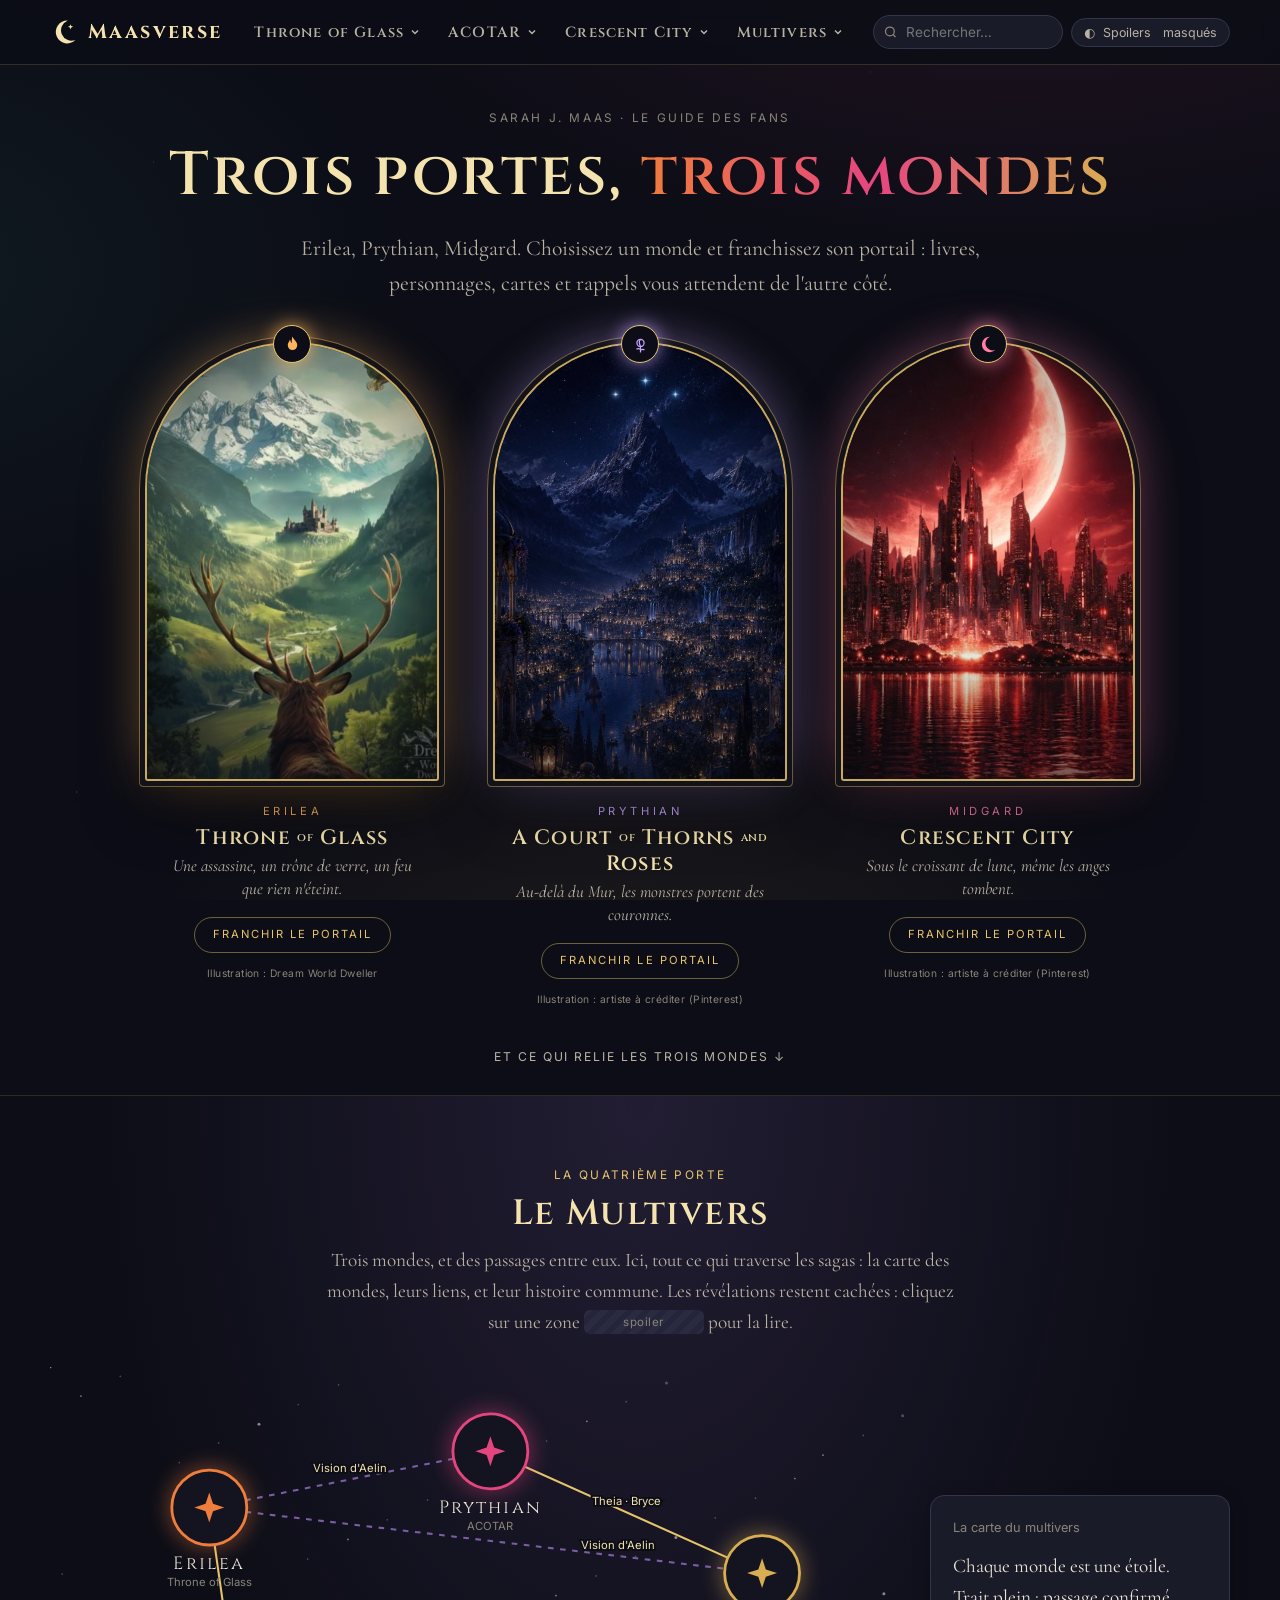
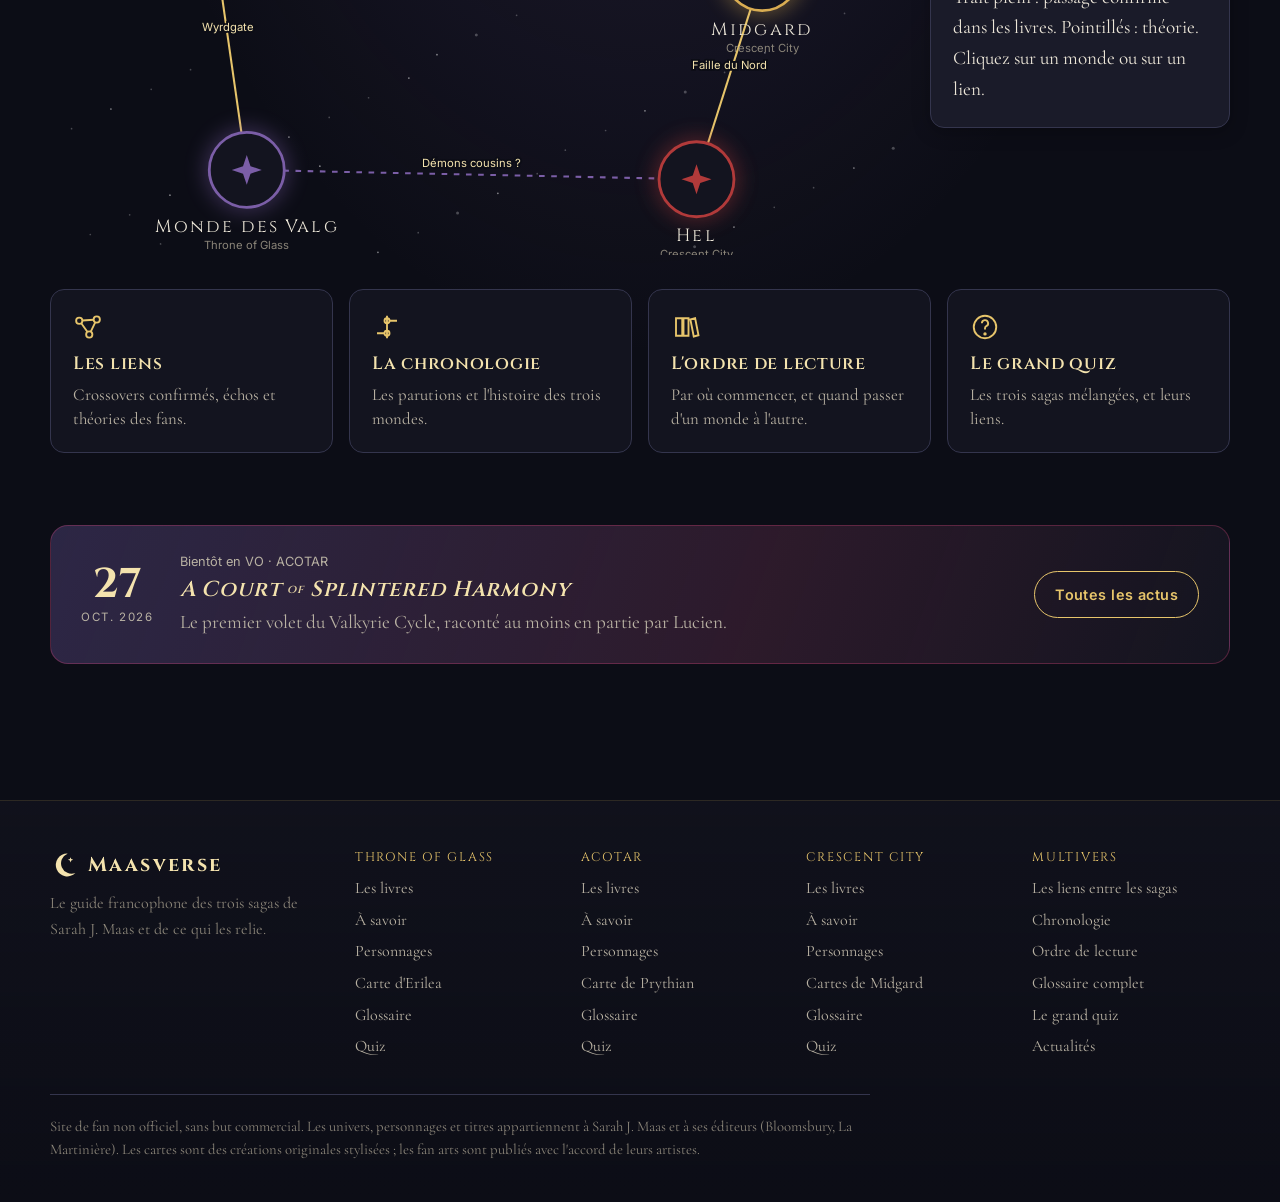
<file: index.html>
<!doctype html>
<html lang="fr">
<head>
  <meta charset="utf-8">
  <meta name="viewport" content="width=device-width, initial-scale=1">
  <title>Maasverse · Trois portes, trois mondes</title>
  <meta name="description" content="Site de fan francophone sur les sagas de Sarah J. Maas : Throne of Glass, ACOTAR et Crescent City, et ce qui les relie.">
  <link rel="icon" href="assets/img/favicon.svg" type="image/svg+xml">
  <link rel="preconnect" href="https://fonts.googleapis.com">
  <link rel="preconnect" href="https://fonts.gstatic.com" crossorigin>
  <link href="https://fonts.googleapis.com/css2?family=Cinzel:wght@500;600;700&family=Cormorant+Garamond:ital,wght@0,400;0,600;1,400&family=Inter:wght@400;600&display=swap" rel="stylesheet">
  <link rel="stylesheet" href="assets/css/style.css?v=7">
</head>
<body data-page="accueil">
  <main>
    <section class="portails-une">
      <div class="conteneur titre-portails">
        <p class="surtitre">Sarah J. Maas · le guide des fans</p>
        <h1>Trois portes, <em>trois mondes</em></h1>
        <p class="intro">Erilea, Prythian, Midgard. Choisissez un monde et franchissez son portail : livres, personnages, cartes et rappels vous attendent de l'autre côté.</p>
      </div>
      <div class="portails">
        <a class="portail tog" href="tog.html" data-univers="tog">
          <span class="arche"><span class="scene-hote" data-scene="tog"></span><span class="lueur"></span><span class="reflet-verre"></span></span>
          <span class="cle-voute" aria-hidden="true"><svg viewBox="0 0 24 24"><path fill="currentColor" d="M12 2c1.5 4.5 6 6 6 11a6 6 0 0 1-12 0c0-3 2.2-4.5 2.7-7.2 1.2 1.8.9 3.8 2.1 4.5.6-3 0-6 1.2-8.3z"/></svg></span>
          <span class="texte-portail">
            <span class="monde">Erilea</span>
            <strong>Throne <span class="petit">of</span> Glass</strong>
            <span class="devise">Une assassine, un trône de verre, un feu que rien n'éteint.</span>
            <span class="franchir">Franchir le portail</span>
            <span class="credit-illu" data-credit></span>
          </span>
        </a>
        <a class="portail acotar" href="acotar.html" data-univers="acotar">
          <span class="arche"><span class="scene-hote" data-scene="acotar"></span><span class="lueur"></span><span class="reflet-verre"></span></span>
          <span class="cle-voute" aria-hidden="true"><svg viewBox="0 0 24 24"><g fill="none" stroke="currentColor" stroke-width="1.6"><circle cx="12" cy="10" r="4.5"/><path d="M12 5.5c-2 2-2 5 0 9M12 14.5V22M12 18c-2-1-4-1-5 0M12 19c2-1 4-1 5 0"/></g></svg></span>
          <span class="texte-portail">
            <span class="monde">Prythian</span>
            <strong>A Court <span class="petit">of</span> Thorns <span class="petit">and</span> Roses</strong>
            <span class="devise">Au-delà du Mur, les monstres portent des couronnes.</span>
            <span class="franchir">Franchir le portail</span>
            <span class="credit-illu" data-credit></span>
          </span>
        </a>
        <a class="portail cc" href="cc.html" data-univers="cc">
          <span class="arche"><span class="scene-hote" data-scene="cc"></span><span class="lueur"></span><span class="reflet-verre"></span></span>
          <span class="cle-voute" aria-hidden="true"><svg viewBox="0 0 64 64"><path fill="currentColor" d="M40 6a26 26 0 1 0 18 44A22 22 0 1 1 40 6z"/></svg></span>
          <span class="texte-portail">
            <span class="monde">Midgard</span>
            <strong>Crescent City</strong>
            <span class="devise">Sous le croissant de lune, même les anges tombent.</span>
            <span class="franchir">Franchir le portail</span>
            <span class="credit-illu" data-credit></span>
          </span>
        </a>
      </div>
      <a class="vers-multivers" href="#multivers">Et ce qui relie les trois mondes <span aria-hidden="true">↓</span></a>
    </section>

    <section class="section multivers" id="multivers">
      <div class="conteneur">
        <div class="titre-section">
          <p class="eyebrow">La quatrième porte</p>
          <h2>Le Multivers</h2>
          <p>Trois mondes, et des passages entre eux. Ici, tout ce qui traverse les sagas : la carte des mondes, leurs liens, et leur histoire commune. Les révélations restent cachées : cliquez sur une zone <span class="spoiler">comme celle-ci</span> pour la lire.</p>
        </div>
        <div class="grille multivers-carte" id="zoneConstellation">
          <div id="constellation"></div>
          <div class="carte" id="infoMonde"><p class="meta">La carte du multivers</p><p>Chaque monde est une étoile. Trait plein : passage confirmé dans les livres. Pointillés : théorie. Cliquez sur un monde ou sur un lien.</p></div>
        </div>
        <div class="tuiles multivers-tuiles">
          <a class="tuile" href="liens.html"><svg viewBox="0 0 24 24" fill="none" stroke="currentColor" stroke-width="1.5"><circle cx="5" cy="7" r="2.5"/><circle cx="19" cy="6" r="2.5"/><circle cx="13" cy="18" r="2.5"/><path d="M7.4 6.8l9.1-.6M6.6 9l5 7M17.8 8.3l-3.6 7.4"/></svg><h3>Les liens</h3><p>Crossovers confirmés, échos et théories des fans.</p></a>
          <a class="tuile" href="chronologie.html"><svg viewBox="0 0 24 24" fill="none" stroke="currentColor" stroke-width="1.5"><path d="M12 3v18"/><circle cx="12" cy="7" r="2"/><circle cx="12" cy="17" r="2"/><path d="M14 7h6M4 17h6"/></svg><h3>La chronologie</h3><p>Les parutions et l'histoire des trois mondes.</p></a>
          <a class="tuile" href="sagas.html#ordre"><svg viewBox="0 0 24 24" fill="none" stroke="currentColor" stroke-width="1.5"><path d="M4 5h5v14H4zM10 5h4v14h-4zM15.5 6l3.8-1 2.7 13.6-3.8 1z"/></svg><h3>L'ordre de lecture</h3><p>Par où commencer, et quand passer d'un monde à l'autre.</p></a>
          <a class="tuile" href="quiz.html"><svg viewBox="0 0 24 24" fill="none" stroke="currentColor" stroke-width="1.5"><circle cx="12" cy="12" r="9"/><path d="M9.5 9a2.5 2.5 0 1 1 3.5 2.3c-.6.3-1 .9-1 1.6V14"/><circle cx="12" cy="17.5" r=".6" fill="currentColor"/></svg><h3>Le grand quiz</h3><p>Les trois sagas mélangées, et leurs liens.</p></a>
        </div>
      </div>
    </section>

    <section class="section" id="sectionFanart" hidden>
      <div class="conteneur">
        <div class="titre-section"><p class="eyebrow">Fan art</p><h2>À la une</h2></div>
        <div data-fanart="accueil" style="aspect-ratio:16/9;max-width:900px;margin:0 auto"></div>
      </div>
    </section>

    <section class="section">
      <div class="conteneur">
        <a class="bandeau-actu" href="actus.html" style="text-decoration:none;color:inherit">
          <div class="date-actu"><strong>27</strong><span>oct. 2026</span></div>
          <div>
            <p class="meta" style="margin:0 0 4px">Bientôt en VO · ACOTAR</p>
            <h3><em>A Court <span class="petit">of</span> Splintered Harmony</em></h3>
            <p>Le premier volet du Valkyrie Cycle, raconté au moins en partie par Lucien.</p>
          </div>
          <span class="btn secondaire">Toutes les actus</span>
        </a>
      </div>
    </section>
  </main>
  <div class="passage" aria-hidden="true"></div>

  <script src="assets/js/data/livres.js?v=7"></script>
  <script src="assets/js/data/personnages.js?v=7"></script>
  <script src="assets/js/data/cartes.js?v=7"></script>
  <script src="assets/js/data/glossaire.js?v=7"></script>
  <script src="assets/js/data/fanarts.js?v=7"></script>
  <script src="assets/js/app.js?v=7"></script>
  <script src="assets/js/scenes.js?v=7"></script>
  <script src="assets/js/pages/liens.js?v=7"></script>
  <script src="assets/js/pages/accueil.js?v=7"></script>
</body>
</html>
</file>
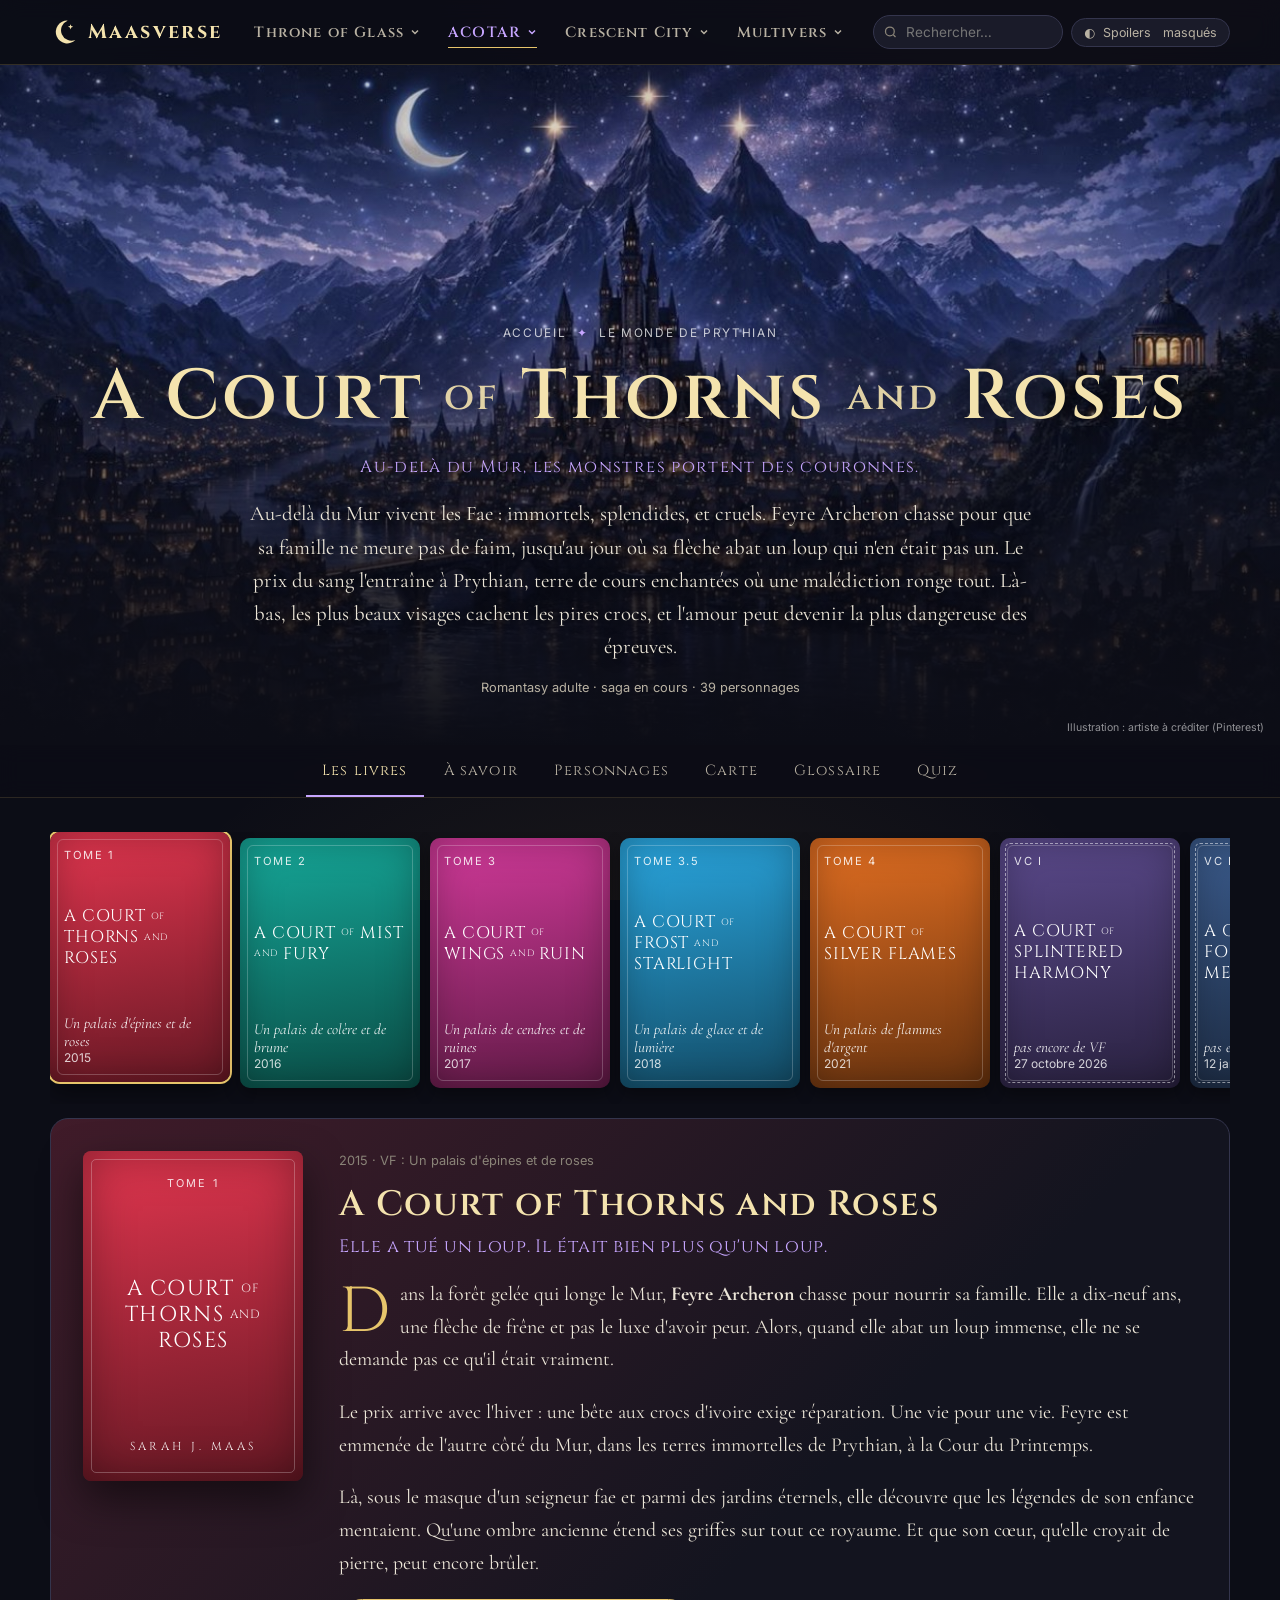
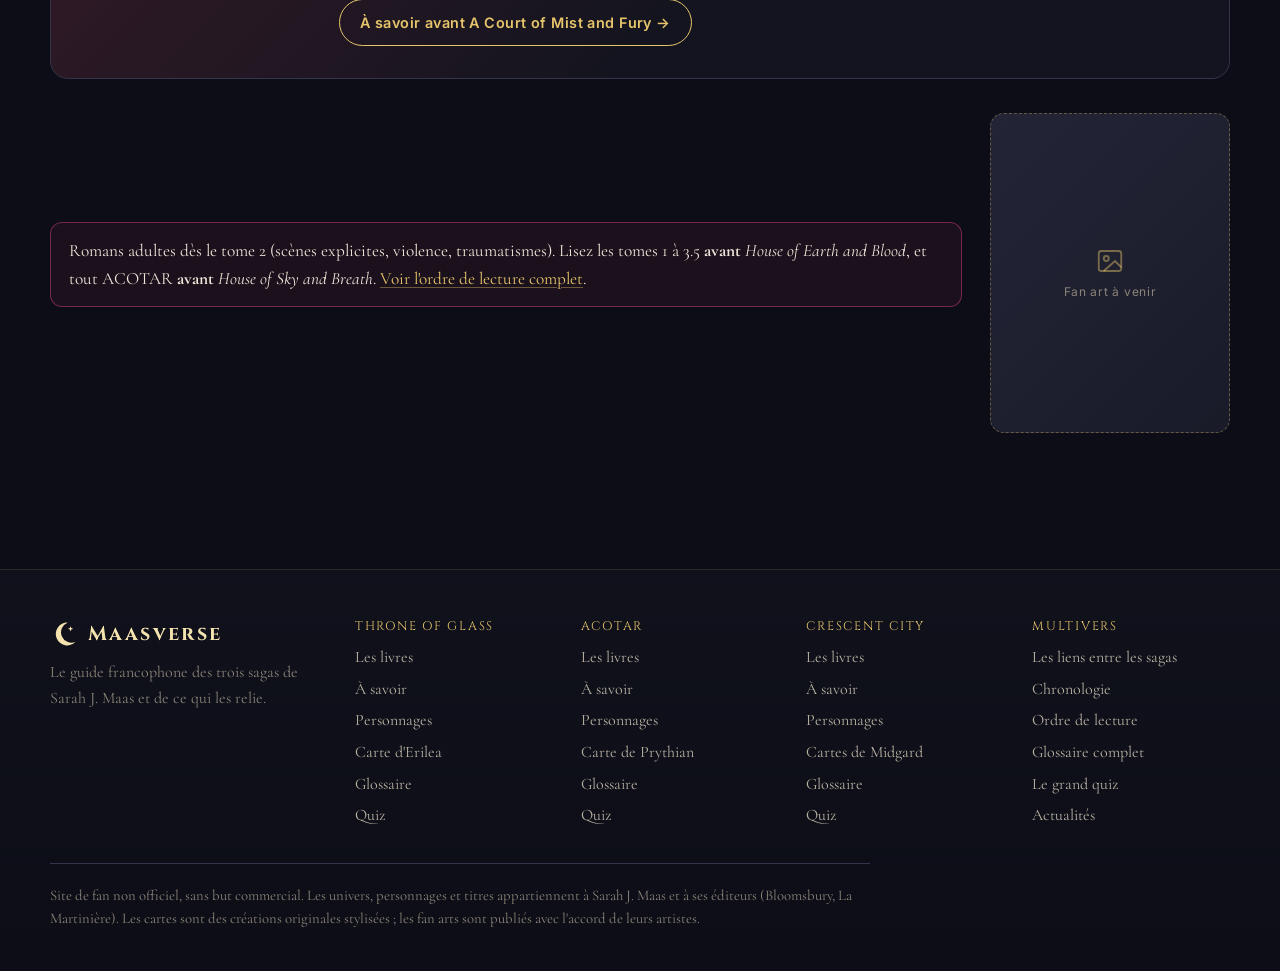
<file: acotar.html>
<!doctype html>
<html lang="fr">
<head>
  <meta charset="utf-8">
  <meta name="viewport" content="width=device-width, initial-scale=1">
  <title>A Court of Thorns and Roses · Maasverse</title>
  <meta name="description" content="Le monde de Prythian : les livres d'ACOTAR, les rappels entre les tomes, les personnages, la carte, le glossaire et le quiz.">
  <link rel="icon" href="assets/img/favicon.svg" type="image/svg+xml">
  <link rel="preconnect" href="https://fonts.googleapis.com">
  <link rel="preconnect" href="https://fonts.gstatic.com" crossorigin>
  <link href="https://fonts.googleapis.com/css2?family=Cinzel:wght@500;600;700&family=Cormorant+Garamond:ital,wght@0,400;0,600;1,400&family=Inter:wght@400;600&display=swap" rel="stylesheet">
  <link rel="stylesheet" href="assets/css/style.css?v=7">
</head>
<body data-page="acotar" data-univers="acotar" class="univers univers-acotar">
  <script>try { if (sessionStorage.getItem("maasverse-portail") === document.body.dataset.univers && !matchMedia("(prefers-reduced-motion: reduce)").matches) document.documentElement.classList.add("arrivee"); } catch (e) { /* stockage indisponible */ }</script>
  <div class="voile-arrivee" aria-hidden="true"></div>
  <main>
    <header class="banniere" id="banniere"></header>
    <nav class="sous-nav" id="sousNav" aria-label="Rubriques de l'univers"></nav>
    <section class="section panneaux">
      <div class="conteneur">
        <div id="panneau-livres" class="panneau" hidden></div>
        <div id="panneau-a-savoir" class="panneau" hidden></div>
        <div id="panneau-personnages" class="panneau" hidden></div>
        <div id="panneau-carte" class="panneau" hidden></div>
        <div id="panneau-glossaire" class="panneau" hidden></div>
        <div id="panneau-quiz" class="panneau" hidden></div>
      </div>
    </section>
    <dialog class="modale" id="modale"><div style="position:relative"><button class="fermer" id="fermerModale" aria-label="Fermer">×</button><div class="boite" id="fiche"></div></div></dialog>
  </main>

  <script src="assets/js/data/livres.js?v=7"></script>
  <script src="assets/js/data/livres-textes.js?v=7"></script>
  <script src="assets/js/data/personnages.js?v=7"></script>
  <script src="assets/js/data/personnalites-tog.js?v=7"></script>
  <script src="assets/js/data/personnalites-acotar.js?v=7"></script>
  <script src="assets/js/data/personnalites-cc.js?v=7"></script>
  <script src="assets/js/data/cartes.js?v=7"></script>
  <script src="assets/js/data/glossaire.js?v=7"></script>
  <script src="assets/js/data/quiz.js?v=7"></script>
  <script src="assets/js/data/fanarts.js?v=7"></script>
  <script src="assets/js/app.js?v=7"></script>
  <script src="assets/js/scenes.js?v=7"></script>
  <script src="assets/js/carte.js?v=7"></script>
  <script src="assets/js/pages/univers.js?v=7"></script>
</body>
</html>
</file>
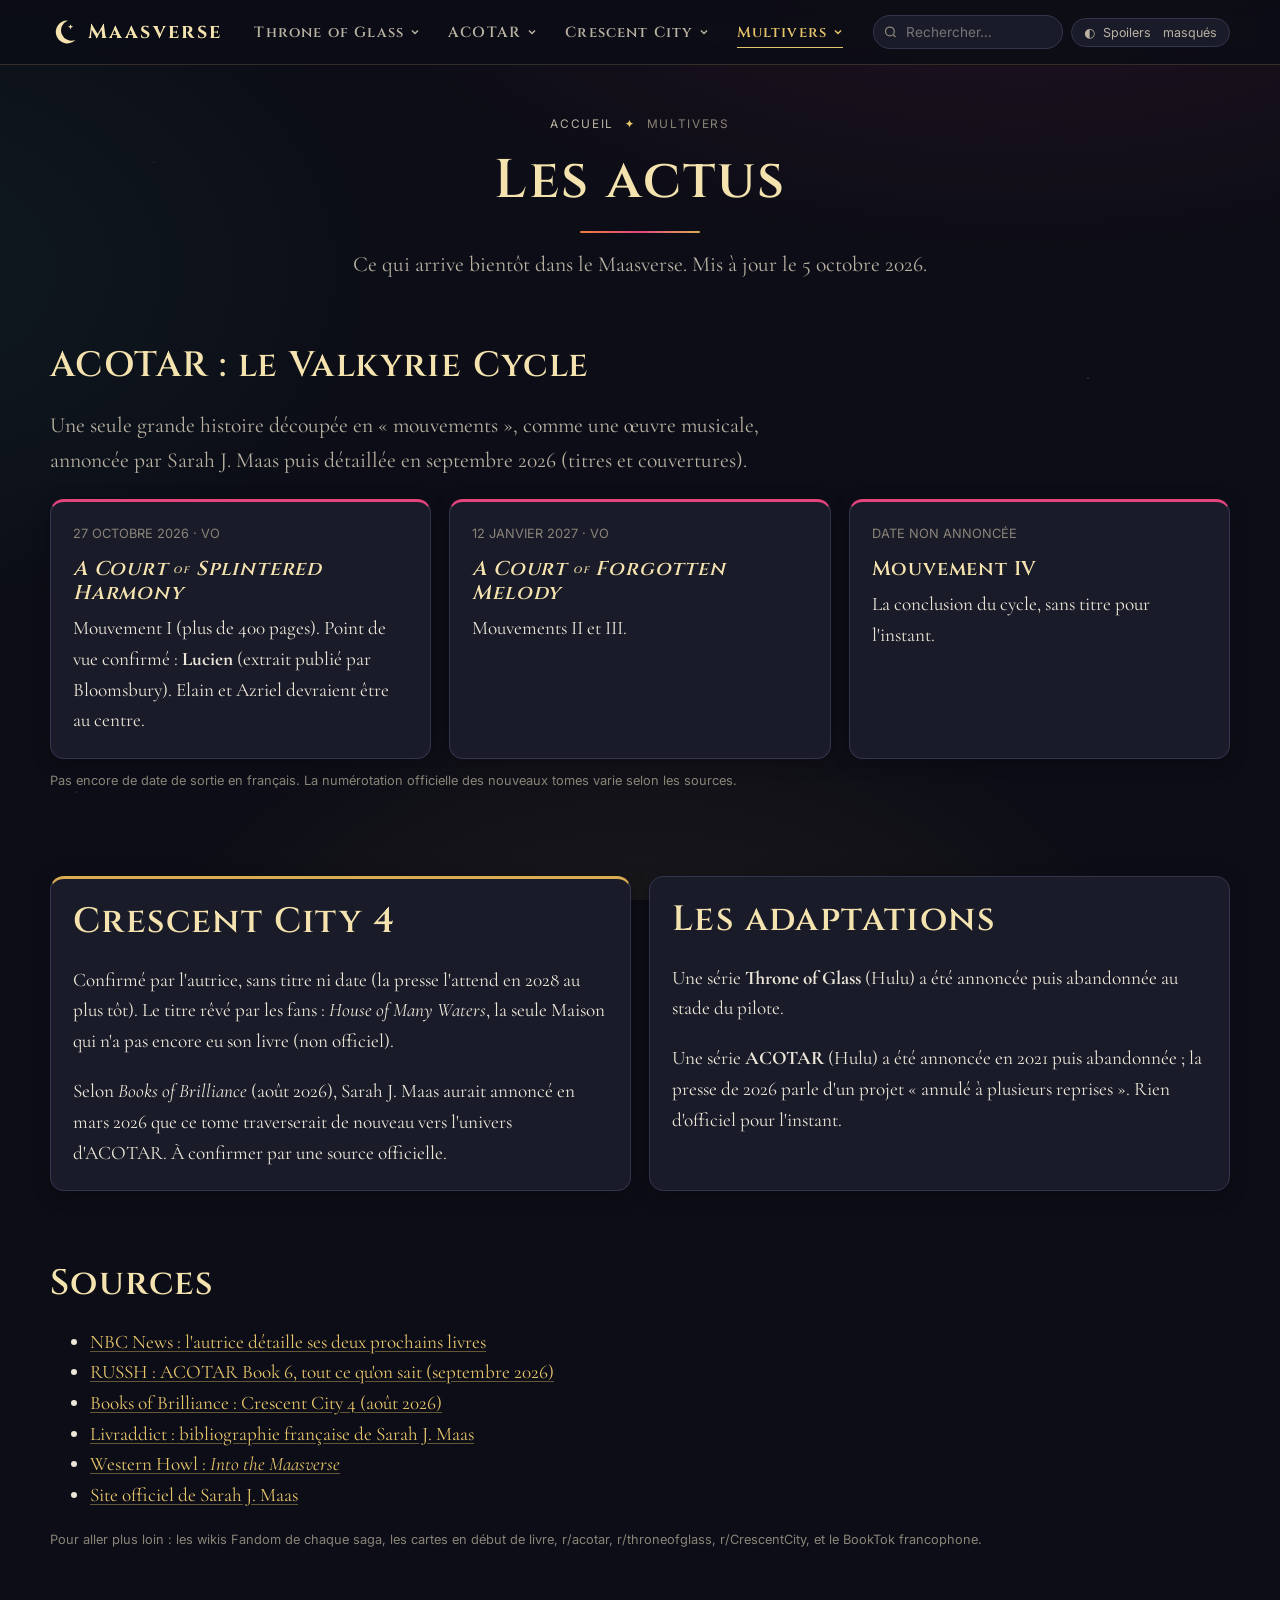
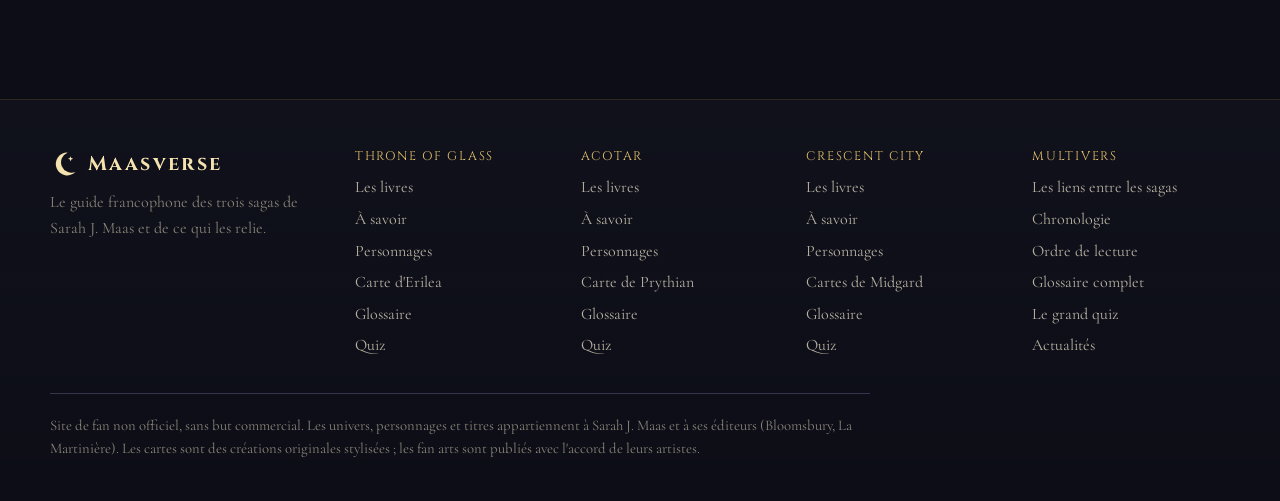
<file: actus.html>
<!doctype html>
<html lang="fr">
<head>
  <meta charset="utf-8">
  <meta name="viewport" content="width=device-width, initial-scale=1">
  <title>Actualités · Maasverse</title>
  <meta name="description" content="Les prochains livres de Sarah J. Maas, les adaptations et les sources.">
  <link rel="icon" href="assets/img/favicon.svg" type="image/svg+xml">
  <link rel="preconnect" href="https://fonts.googleapis.com">
  <link rel="preconnect" href="https://fonts.gstatic.com" crossorigin>
  <link href="https://fonts.googleapis.com/css2?family=Cinzel:wght@500;600;700&family=Cormorant+Garamond:ital,wght@0,400;0,600;1,400&family=Inter:wght@400;600&display=swap" rel="stylesheet">
  <link rel="stylesheet" href="assets/css/style.css?v=7">
</head>
<body data-page="actus">
  <main>
    <header class="entete-page conteneur">
      <p class="surtitre">NOUVELLES</p>
      <h1>Les actus</h1>
      <p class="intro" style="margin-inline:auto">Ce qui arrive bientôt dans le Maasverse. Mis à jour le 5 octobre 2026.</p>
    </header>
    <section class="section" style="padding-top:20px">
      <div class="conteneur">
        <h2>ACOTAR : le Valkyrie Cycle</h2>
        <p class="intro">Une seule grande histoire découpée en « mouvements », comme une œuvre musicale, annoncée par Sarah J. Maas puis détaillée en septembre 2026 (titres et couvertures).</p>
        <div class="grille grille-3">
          <article class="carte acotar">
            <p class="meta">27 OCTOBRE 2026 · VO</p>
            <h3><em>A Court <span class="petit">of</span> Splintered Harmony</em></h3>
            <p>Mouvement I (plus de 400 pages). Point de vue confirmé : <strong>Lucien</strong> (extrait publié par Bloomsbury). Elain et Azriel devraient être au centre.</p>
          </article>
          <article class="carte acotar">
            <p class="meta">12 JANVIER 2027 · VO</p>
            <h3><em>A Court <span class="petit">of</span> Forgotten Melody</em></h3>
            <p>Mouvements II et III.</p>
          </article>
          <article class="carte acotar">
            <p class="meta">DATE NON ANNONCÉE</p>
            <h3>Mouvement IV</h3>
            <p>La conclusion du cycle, sans titre pour l'instant.</p>
          </article>
        </div>
        <p class="meta" style="margin-top:12px">Pas encore de date de sortie en français. La numérotation officielle des nouveaux tomes varie selon les sources.</p>
      </div>
    </section>

    <section class="section">
      <div class="conteneur grille grille-2">
        <article class="carte cc">
          <h2>Crescent City 4</h2>
          <p>Confirmé par l'autrice, sans titre ni date (la presse l'attend en 2028 au plus tôt). Le titre rêvé par les fans : <em>House of Many Waters</em>, la seule Maison qui n'a pas encore eu son livre (non officiel).</p>
          <p>Selon <em>Books of Brilliance</em> (août 2026), Sarah J. Maas aurait annoncé en mars 2026 que ce tome traverserait de nouveau vers l'univers d'ACOTAR. À confirmer par une source officielle.</p>
        </article>
        <article class="carte">
          <h2>Les adaptations</h2>
          <p>Une série <strong>Throne of Glass</strong> (Hulu) a été annoncée puis abandonnée au stade du pilote.</p>
          <p>Une série <strong>ACOTAR</strong> (Hulu) a été annoncée en 2021 puis abandonnée ; la presse de 2026 parle d'un projet « annulé à plusieurs reprises ». Rien d'officiel pour l'instant.</p>
        </article>
      </div>
    </section>

    <section class="section">
      <div class="conteneur">
        <h2>Sources</h2>
        <ul>
          <li><a href="https://www.nbcnews.com/pop-culture/books/acotar-author-sarah-j-maas-books-rcna262020" target="_blank" rel="noopener">NBC News : l'autrice détaille ses deux prochains livres</a></li>
          <li><a href="https://www.russh.com/acotar-book-6/" target="_blank" rel="noopener">RUSSH : ACOTAR Book 6, tout ce qu'on sait (septembre 2026)</a></li>
          <li><a href="https://booksofbrilliance.com/2026/08/27/crescent-city-book-4-release-date/" target="_blank" rel="noopener">Books of Brilliance : Crescent City 4 (août 2026)</a></li>
          <li><a href="https://livraddict.com/biblio/auteur/sarah-j-maas.html" target="_blank" rel="noopener">Livraddict : bibliographie française de Sarah J. Maas</a></li>
          <li><a href="https://wou.edu/westernhowl/into-the-maasverse/" target="_blank" rel="noopener">Western Howl : <em>Into the Maasverse</em></a></li>
          <li><a href="https://sarahjmaas.com/about/" target="_blank" rel="noopener">Site officiel de Sarah J. Maas</a></li>
        </ul>
        <p class="meta">Pour aller plus loin : les wikis Fandom de chaque saga, les cartes en début de livre, r/acotar, r/throneofglass, r/CrescentCity, et le BookTok francophone.</p>
      </div>
    </section>
  </main>

  <script src="assets/js/data/livres.js?v=7"></script>
  <script src="assets/js/data/personnages.js?v=7"></script>
  <script src="assets/js/data/cartes.js?v=7"></script>
  <script src="assets/js/data/glossaire.js?v=7"></script>
  <script src="assets/js/data/fanarts.js?v=7"></script>
  <script src="assets/js/app.js?v=7"></script>
</body>
</html>
</file>
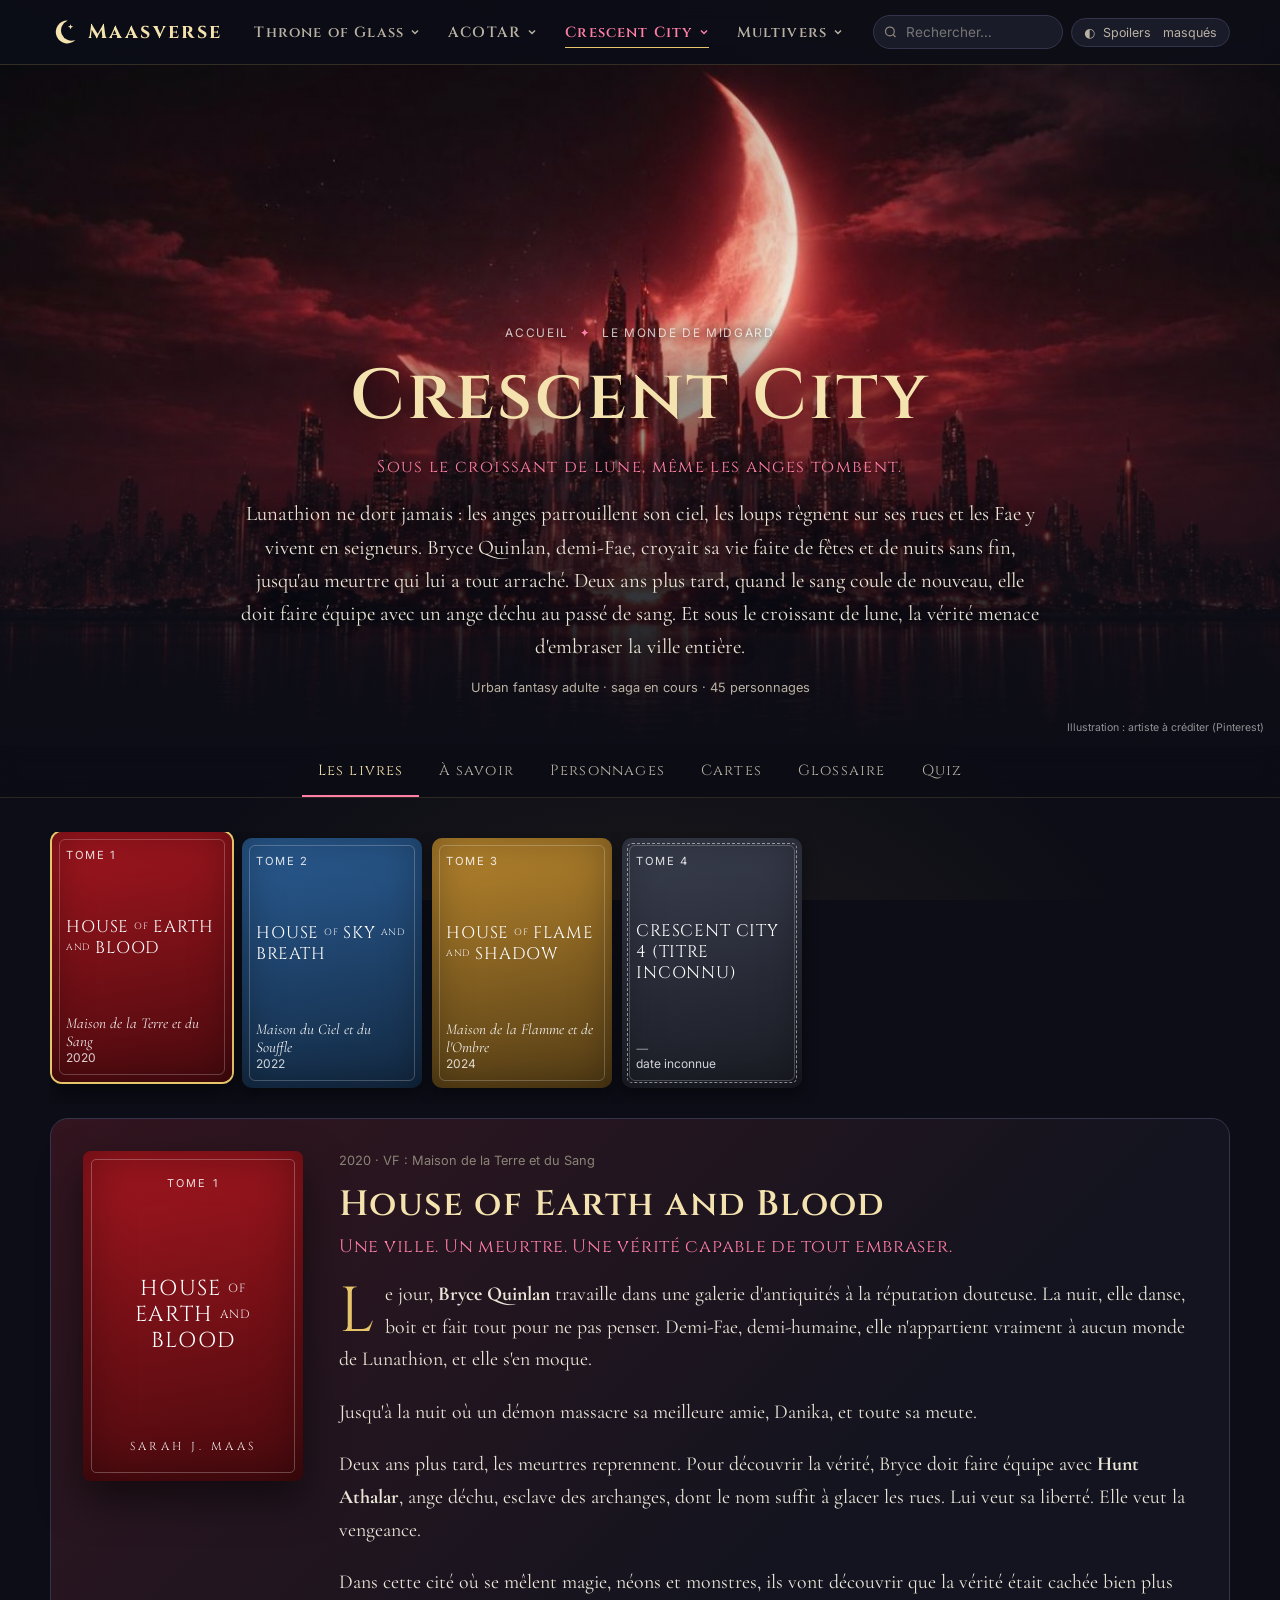
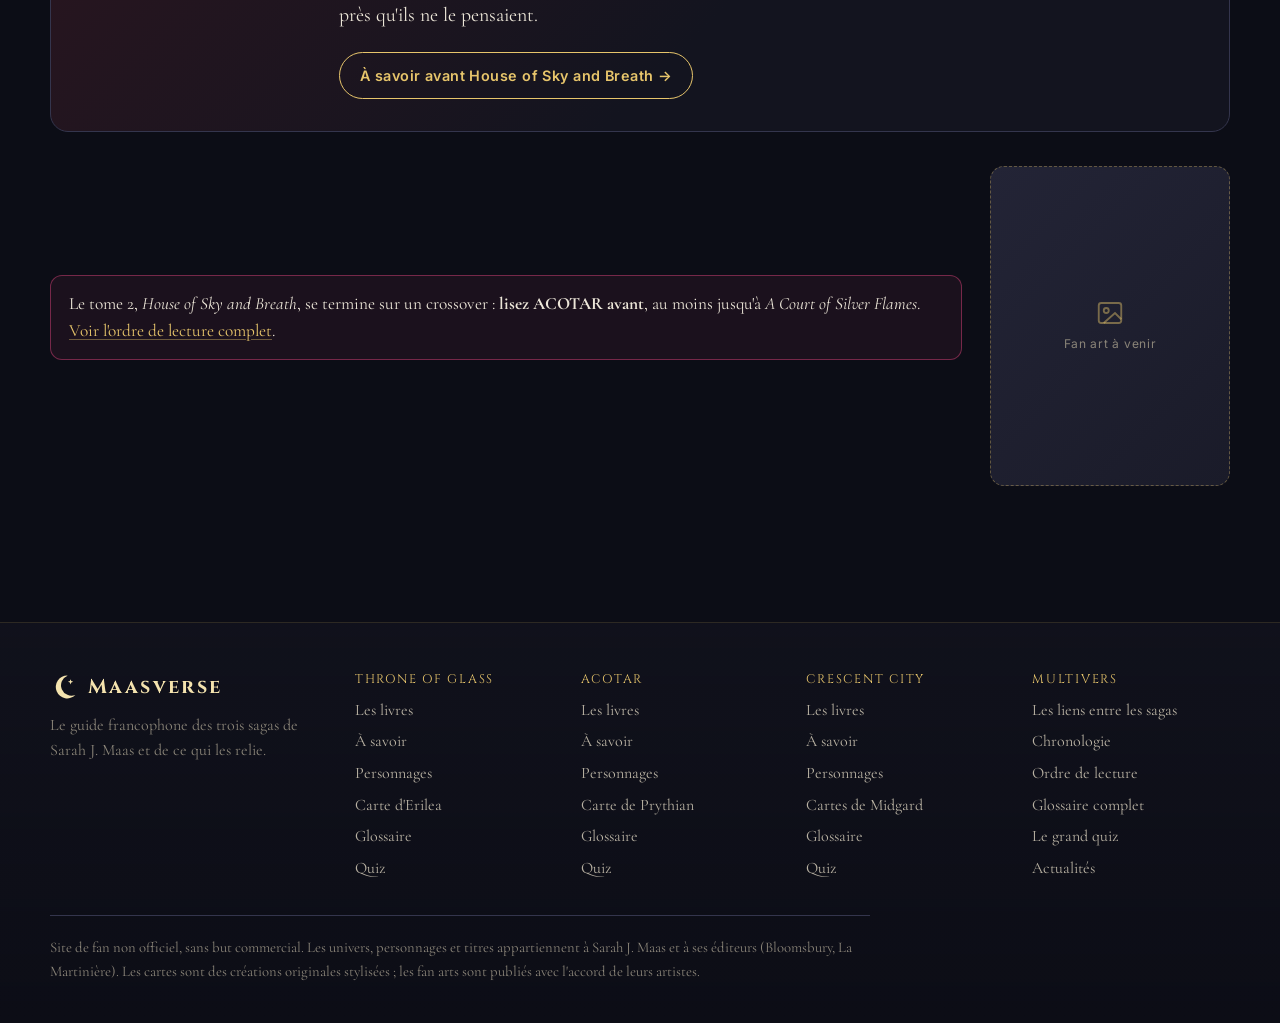
<file: cc.html>
<!doctype html>
<html lang="fr">
<head>
  <meta charset="utf-8">
  <meta name="viewport" content="width=device-width, initial-scale=1">
  <title>Crescent City · Maasverse</title>
  <meta name="description" content="Le monde de Midgard : les livres de Crescent City, les rappels entre les tomes, les personnages, les cartes, le glossaire et le quiz.">
  <link rel="icon" href="assets/img/favicon.svg" type="image/svg+xml">
  <link rel="preconnect" href="https://fonts.googleapis.com">
  <link rel="preconnect" href="https://fonts.gstatic.com" crossorigin>
  <link href="https://fonts.googleapis.com/css2?family=Cinzel:wght@500;600;700&family=Cormorant+Garamond:ital,wght@0,400;0,600;1,400&family=Inter:wght@400;600&display=swap" rel="stylesheet">
  <link rel="stylesheet" href="assets/css/style.css?v=7">
</head>
<body data-page="cc" data-univers="cc" class="univers univers-cc">
  <script>try { if (sessionStorage.getItem("maasverse-portail") === document.body.dataset.univers && !matchMedia("(prefers-reduced-motion: reduce)").matches) document.documentElement.classList.add("arrivee"); } catch (e) { /* stockage indisponible */ }</script>
  <div class="voile-arrivee" aria-hidden="true"></div>
  <main>
    <header class="banniere" id="banniere"></header>
    <nav class="sous-nav" id="sousNav" aria-label="Rubriques de l'univers"></nav>
    <section class="section panneaux">
      <div class="conteneur">
        <div id="panneau-livres" class="panneau" hidden></div>
        <div id="panneau-a-savoir" class="panneau" hidden></div>
        <div id="panneau-personnages" class="panneau" hidden></div>
        <div id="panneau-carte" class="panneau" hidden></div>
        <div id="panneau-glossaire" class="panneau" hidden></div>
        <div id="panneau-quiz" class="panneau" hidden></div>
      </div>
    </section>
    <dialog class="modale" id="modale"><div style="position:relative"><button class="fermer" id="fermerModale" aria-label="Fermer">×</button><div class="boite" id="fiche"></div></div></dialog>
  </main>

  <script src="assets/js/data/livres.js?v=7"></script>
  <script src="assets/js/data/livres-textes.js?v=7"></script>
  <script src="assets/js/data/personnages.js?v=7"></script>
  <script src="assets/js/data/personnalites-tog.js?v=7"></script>
  <script src="assets/js/data/personnalites-acotar.js?v=7"></script>
  <script src="assets/js/data/personnalites-cc.js?v=7"></script>
  <script src="assets/js/data/cartes.js?v=7"></script>
  <script src="assets/js/data/glossaire.js?v=7"></script>
  <script src="assets/js/data/quiz.js?v=7"></script>
  <script src="assets/js/data/fanarts.js?v=7"></script>
  <script src="assets/js/app.js?v=7"></script>
  <script src="assets/js/scenes.js?v=7"></script>
  <script src="assets/js/carte.js?v=7"></script>
  <script src="assets/js/pages/univers.js?v=7"></script>
</body>
</html>
</file>
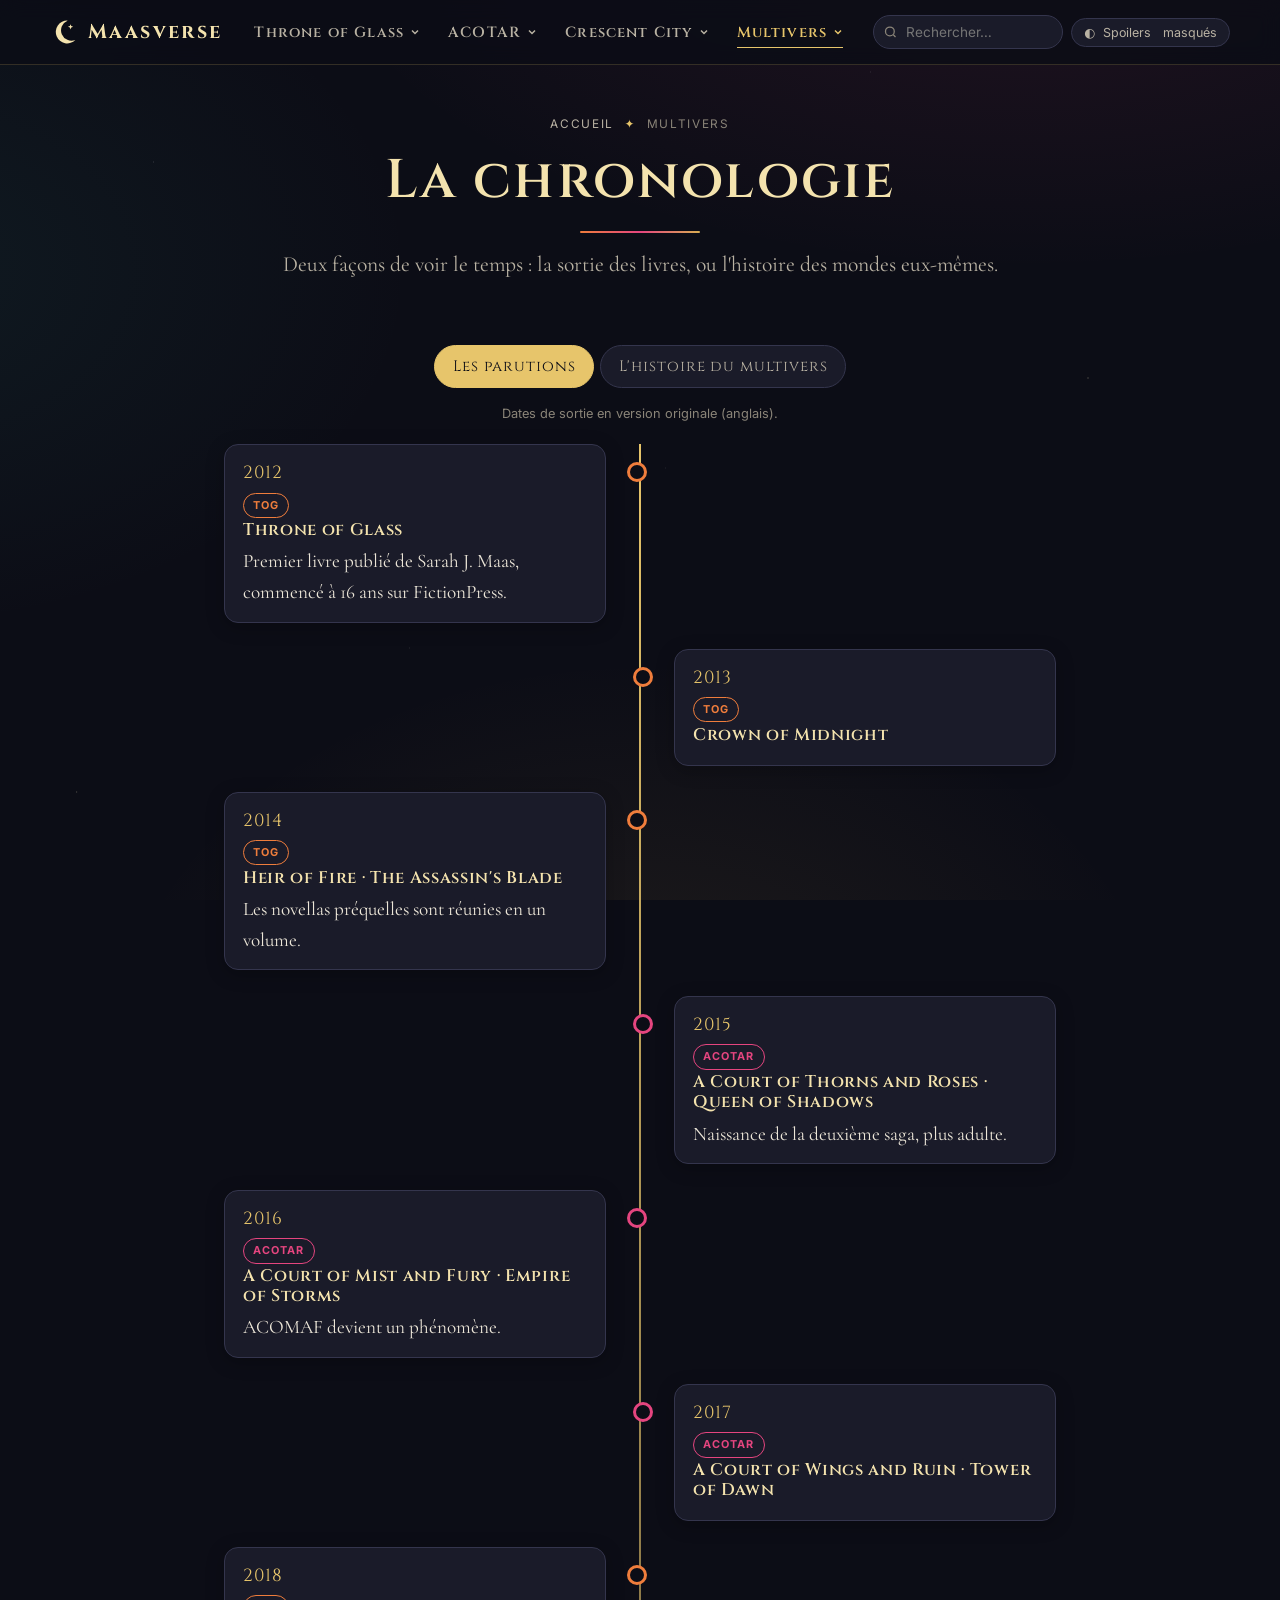
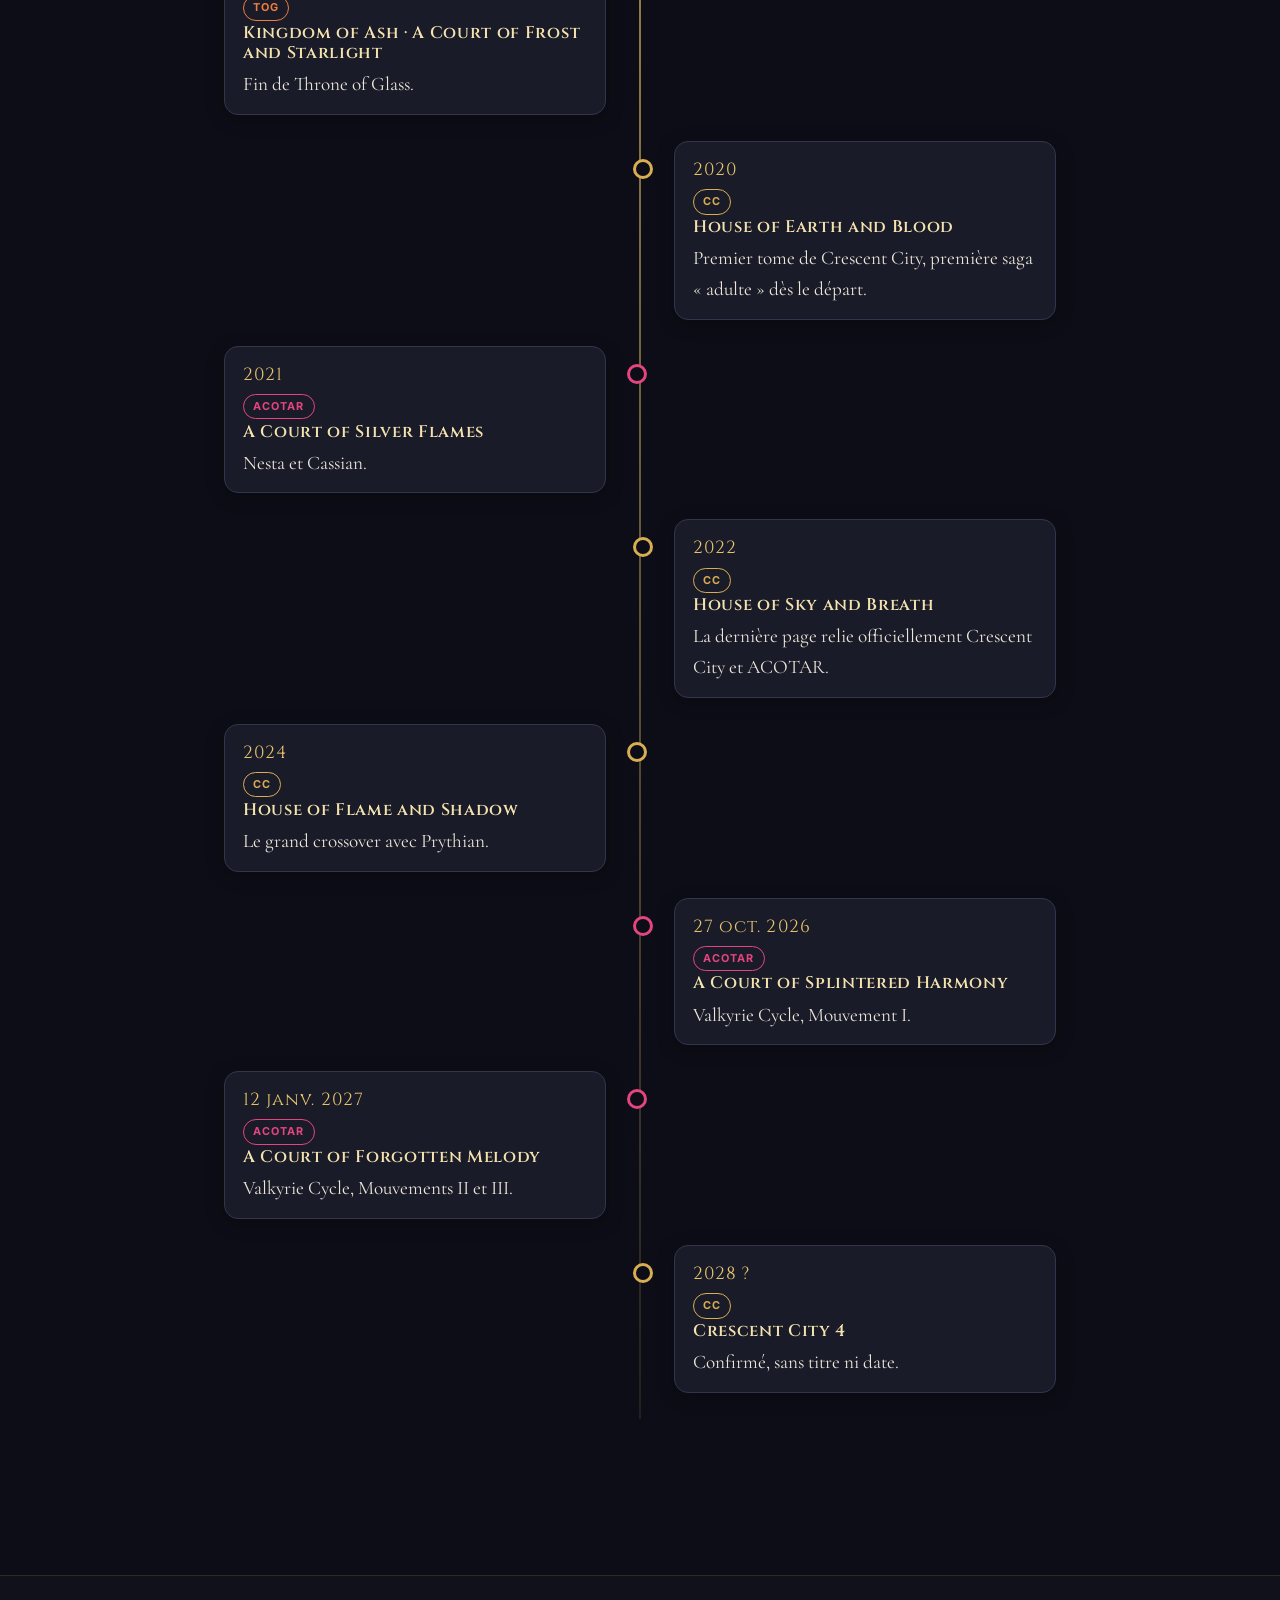
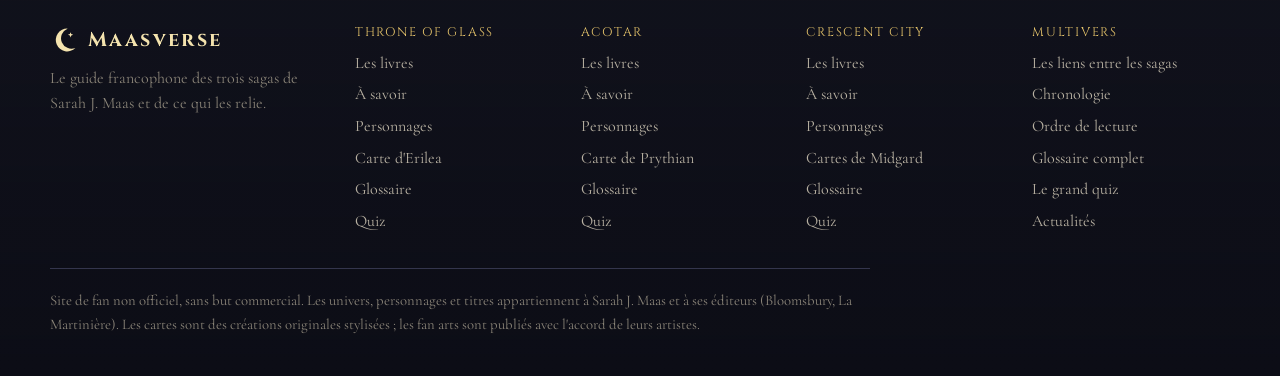
<file: chronologie.html>
<!doctype html>
<html lang="fr">
<head>
  <meta charset="utf-8">
  <meta name="viewport" content="width=device-width, initial-scale=1">
  <title>Chronologie · Maasverse</title>
  <meta name="description" content="Frise des parutions et de l'histoire du multivers de Sarah J. Maas.">
  <link rel="icon" href="assets/img/favicon.svg" type="image/svg+xml">
  <link rel="preconnect" href="https://fonts.googleapis.com">
  <link rel="preconnect" href="https://fonts.gstatic.com" crossorigin>
  <link href="https://fonts.googleapis.com/css2?family=Cinzel:wght@500;600;700&family=Cormorant+Garamond:ital,wght@0,400;0,600;1,400&family=Inter:wght@400;600&display=swap" rel="stylesheet">
  <link rel="stylesheet" href="assets/css/style.css?v=7">
</head>
<body data-page="chronologie">
  <main>
    <header class="entete-page conteneur">
      <p class="surtitre">FRISE</p>
      <h1>La chronologie</h1>
      <p class="intro" style="margin-inline:auto">Deux façons de voir le temps : la sortie des livres, ou l'histoire des mondes eux-mêmes.</p>
    </header>
    <section class="section" style="padding-top:20px">
      <div class="conteneur">
        <div class="onglets" role="tablist">
          <button role="tab" aria-selected="true" data-piste="parutions">Les parutions</button>
          <button role="tab" aria-selected="false" data-piste="multivers">L'histoire du multivers</button>
        </div>
        <p class="centre meta" id="noteFrise"></p>
        <ol class="frise" id="frise"></ol>
      </div>
    </section>
  </main>

  <script src="assets/js/data/livres.js?v=7"></script>
  <script src="assets/js/data/personnages.js?v=7"></script>
  <script src="assets/js/data/cartes.js?v=7"></script>
  <script src="assets/js/data/glossaire.js?v=7"></script>
  <script src="assets/js/data/fanarts.js?v=7"></script>
  <script src="assets/js/data/chronologie.js?v=7"></script>
  <script src="assets/js/app.js?v=7"></script>
  <script src="assets/js/pages/chronologie.js?v=7"></script>
</body>
</html>
</file>
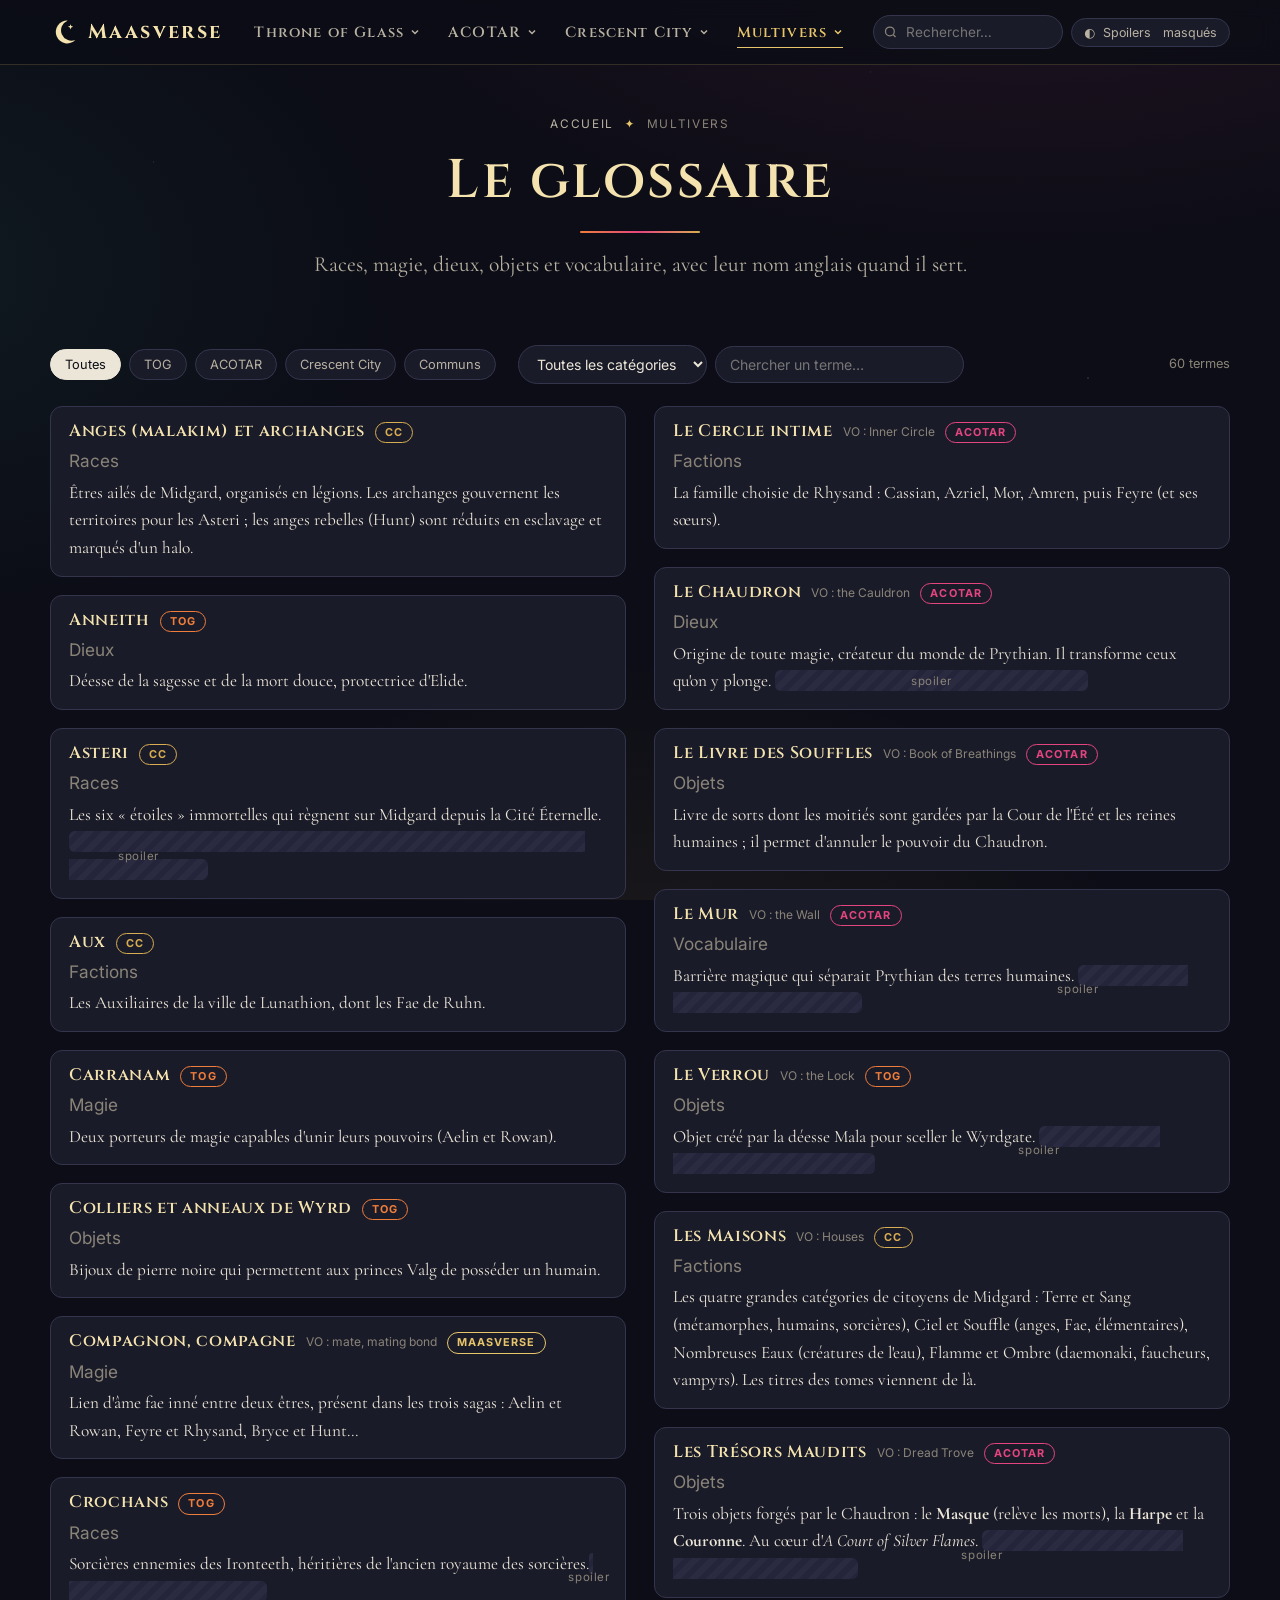
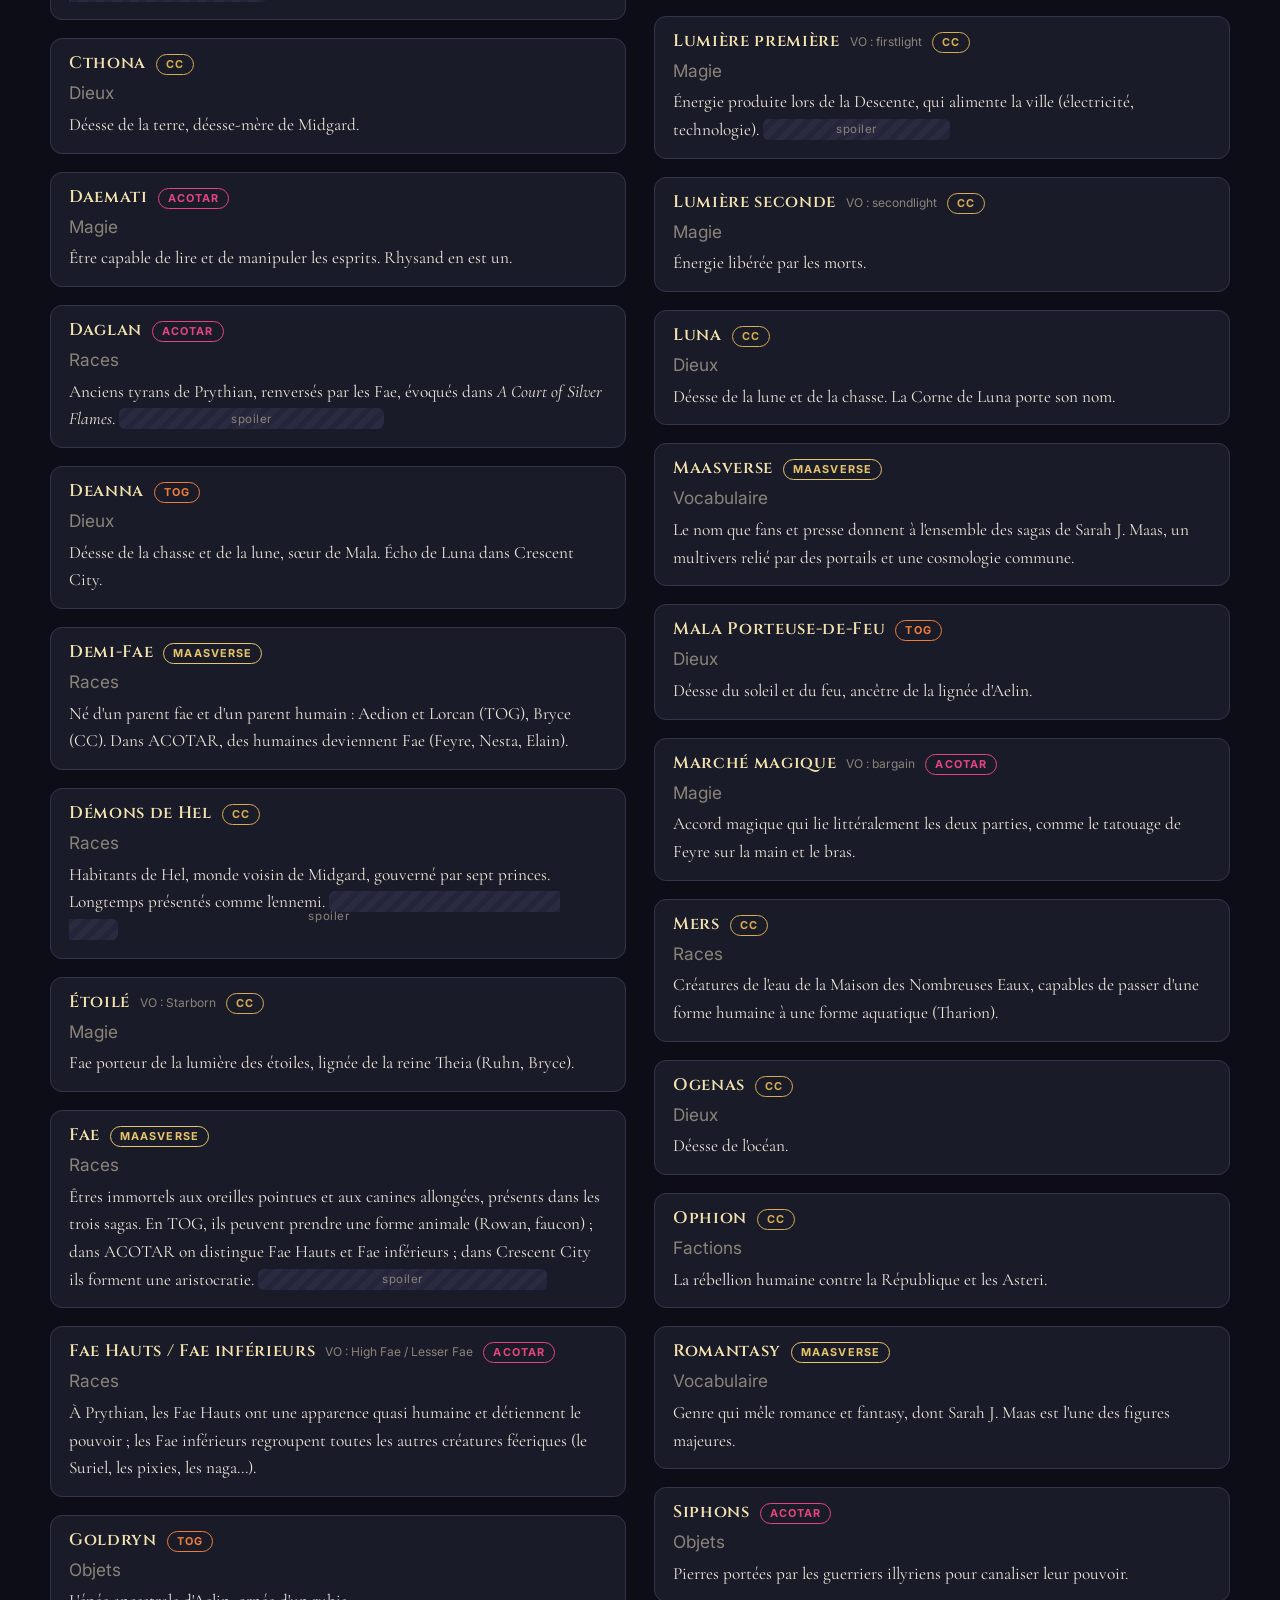
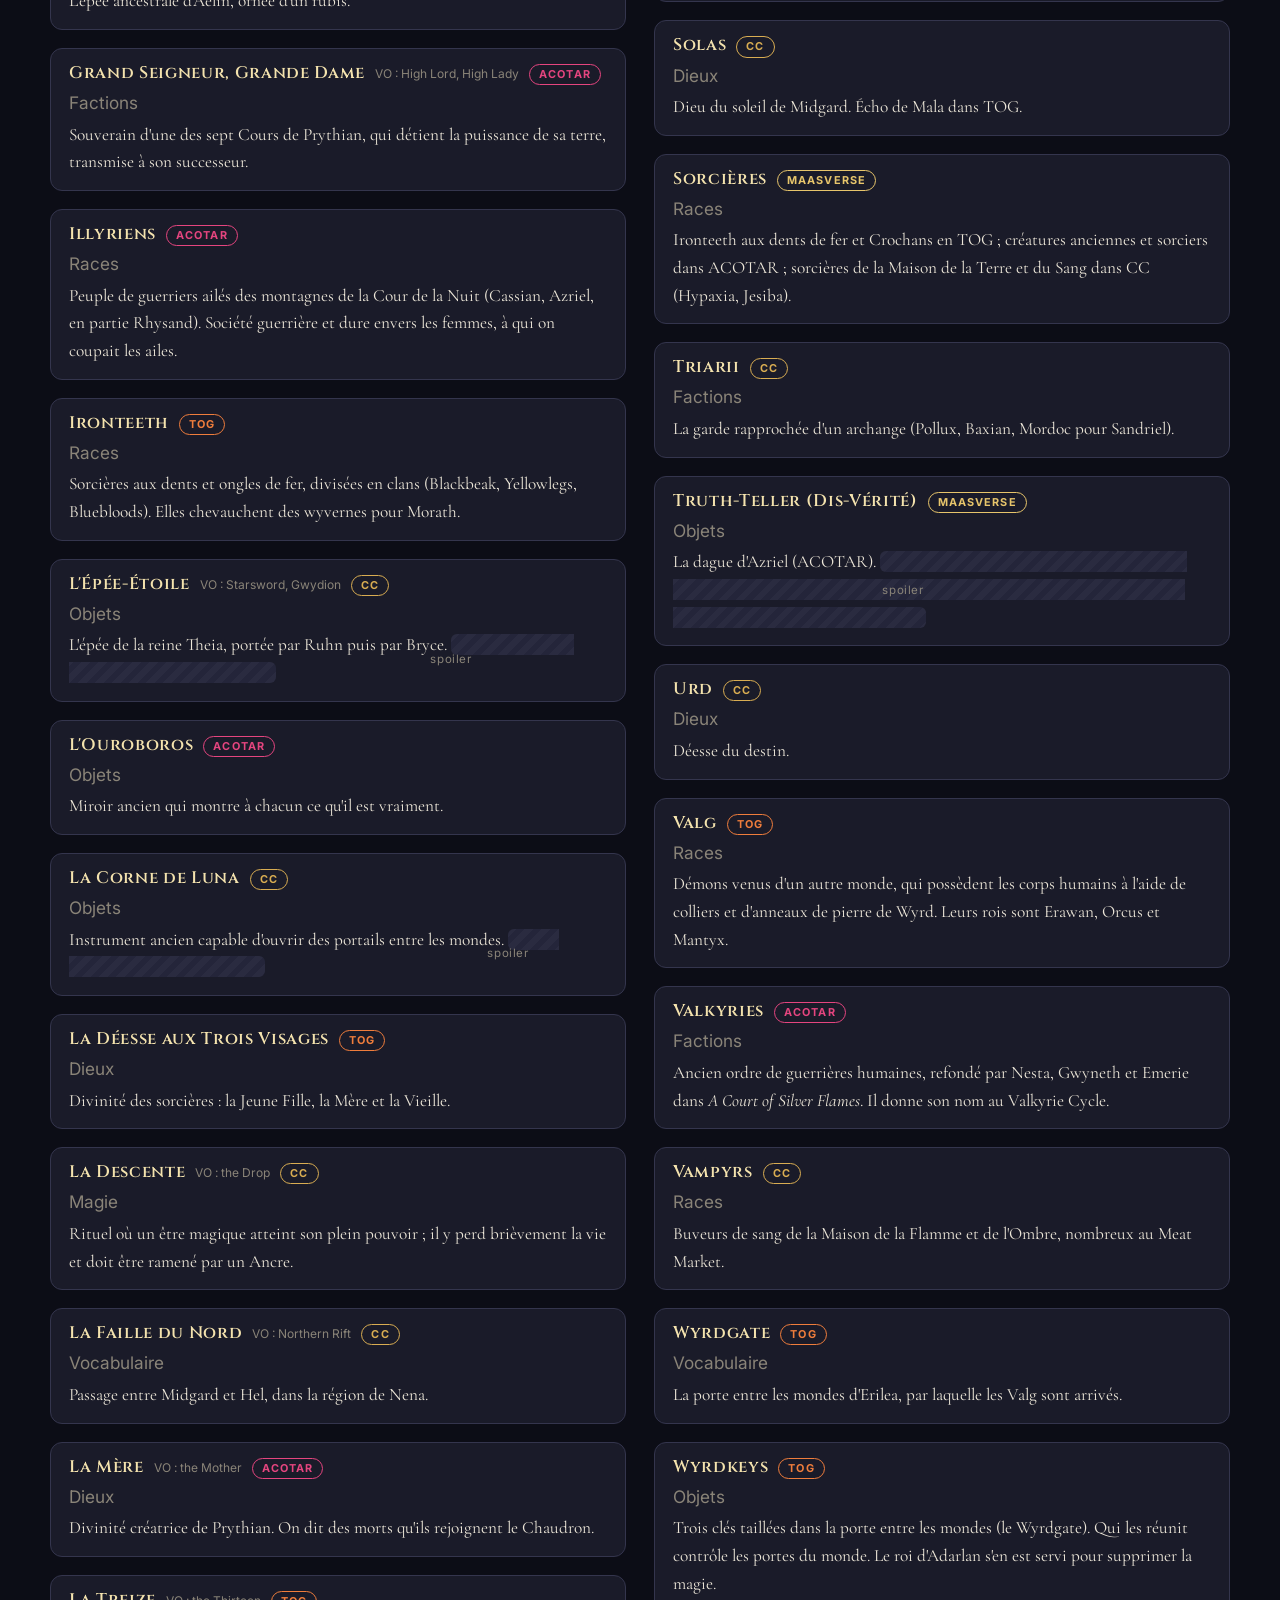
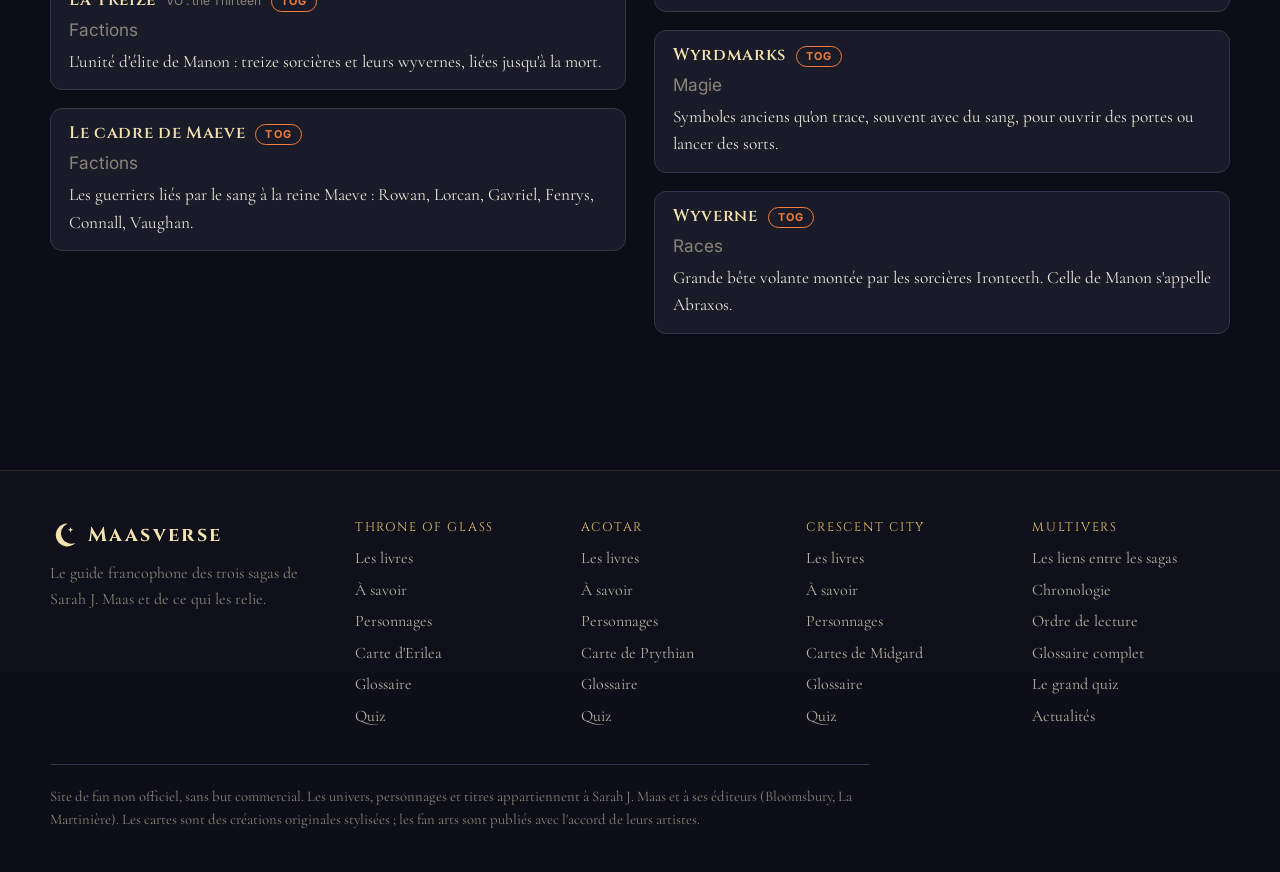
<file: glossaire.html>
<!doctype html>
<html lang="fr">
<head>
  <meta charset="utf-8">
  <meta name="viewport" content="width=device-width, initial-scale=1">
  <title>Glossaire · Maasverse</title>
  <meta name="description" content="Races, magie, dieux, objets et vocabulaire du Maasverse.">
  <link rel="icon" href="assets/img/favicon.svg" type="image/svg+xml">
  <link rel="preconnect" href="https://fonts.googleapis.com">
  <link rel="preconnect" href="https://fonts.gstatic.com" crossorigin>
  <link href="https://fonts.googleapis.com/css2?family=Cinzel:wght@500;600;700&family=Cormorant+Garamond:ital,wght@0,400;0,600;1,400&family=Inter:wght@400;600&display=swap" rel="stylesheet">
  <link rel="stylesheet" href="assets/css/style.css?v=7">
</head>
<body data-page="glossaire">
  <main>
    <header class="entete-page conteneur">
      <p class="surtitre">LEXIQUE</p>
      <h1>Le glossaire</h1>
      <p class="intro" style="margin-inline:auto">Races, magie, dieux, objets et vocabulaire, avec leur nom anglais quand il sert.</p>
    </header>
    <section class="section" style="padding-top:20px">
      <div class="conteneur">
        <div class="barre-filtres">
          <div class="groupe" role="group" aria-label="Saga">
            <button class="puce" data-filtre="saga" data-valeur="" aria-pressed="true">Toutes</button>
            <button class="puce" data-filtre="saga" data-saga="tog" data-valeur="tog" aria-pressed="false">TOG</button>
            <button class="puce" data-filtre="saga" data-saga="acotar" data-valeur="acotar" aria-pressed="false">ACOTAR</button>
            <button class="puce" data-filtre="saga" data-saga="cc" data-valeur="cc" aria-pressed="false">Crescent City</button>
            <button class="puce" data-filtre="saga" data-valeur="multi" aria-pressed="false">Communs</button>
          </div>
          <div class="groupe">
            <label class="visuellement-cache" for="filtreCategorie">Catégorie</label>
            <select class="champ" id="filtreCategorie"><option value="">Toutes les catégories</option></select>
            <label class="visuellement-cache" for="filtreTexte">Chercher un terme</label>
            <input class="champ" id="filtreTexte" type="search" placeholder="Chercher un terme…">
          </div>
          <span class="compte" id="compte"></span>
        </div>
        <div class="glossaire" id="glossaire"></div>
      </div>
    </section>
  </main>

  <script src="assets/js/data/livres.js?v=7"></script>
  <script src="assets/js/data/personnages.js?v=7"></script>
  <script src="assets/js/data/cartes.js?v=7"></script>
  <script src="assets/js/data/glossaire.js?v=7"></script>
  <script src="assets/js/data/fanarts.js?v=7"></script>
  <script src="assets/js/app.js?v=7"></script>
  <script src="assets/js/pages/glossaire.js?v=7"></script>
</body>
</html>
</file>
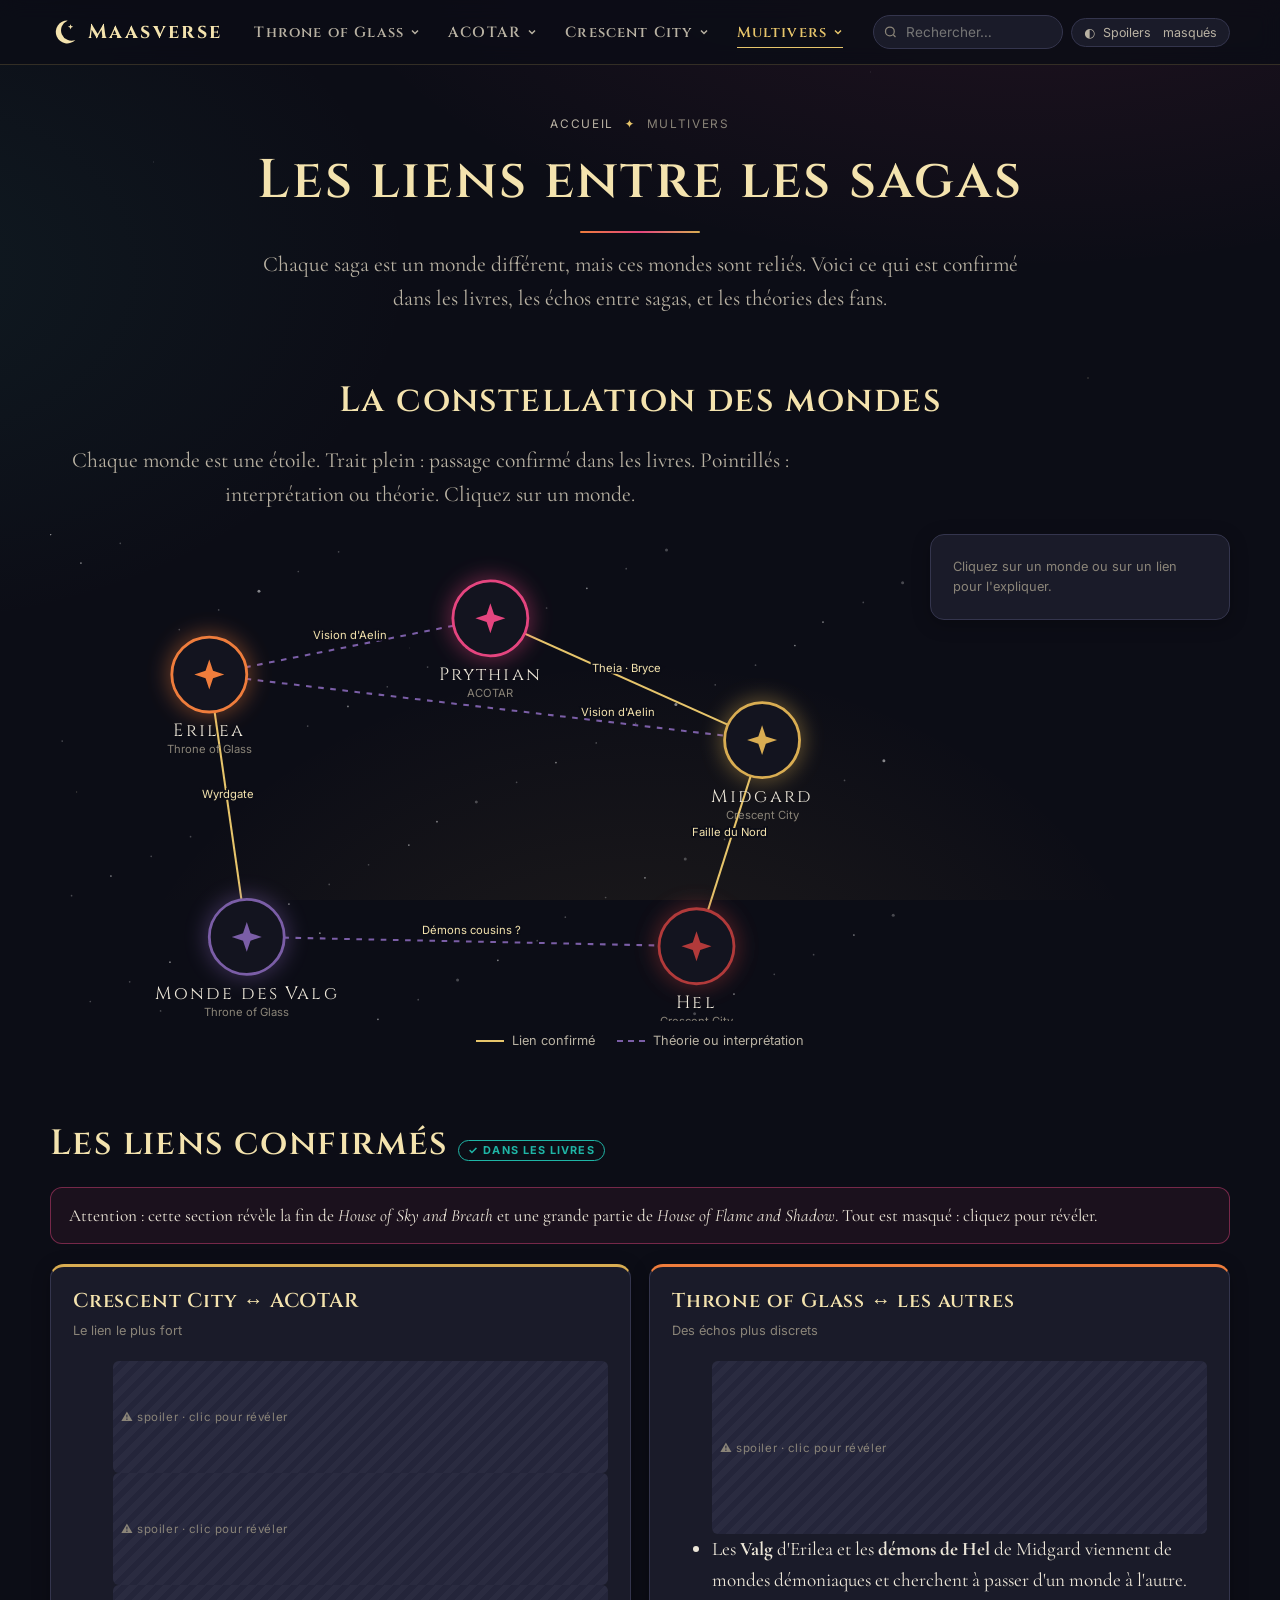
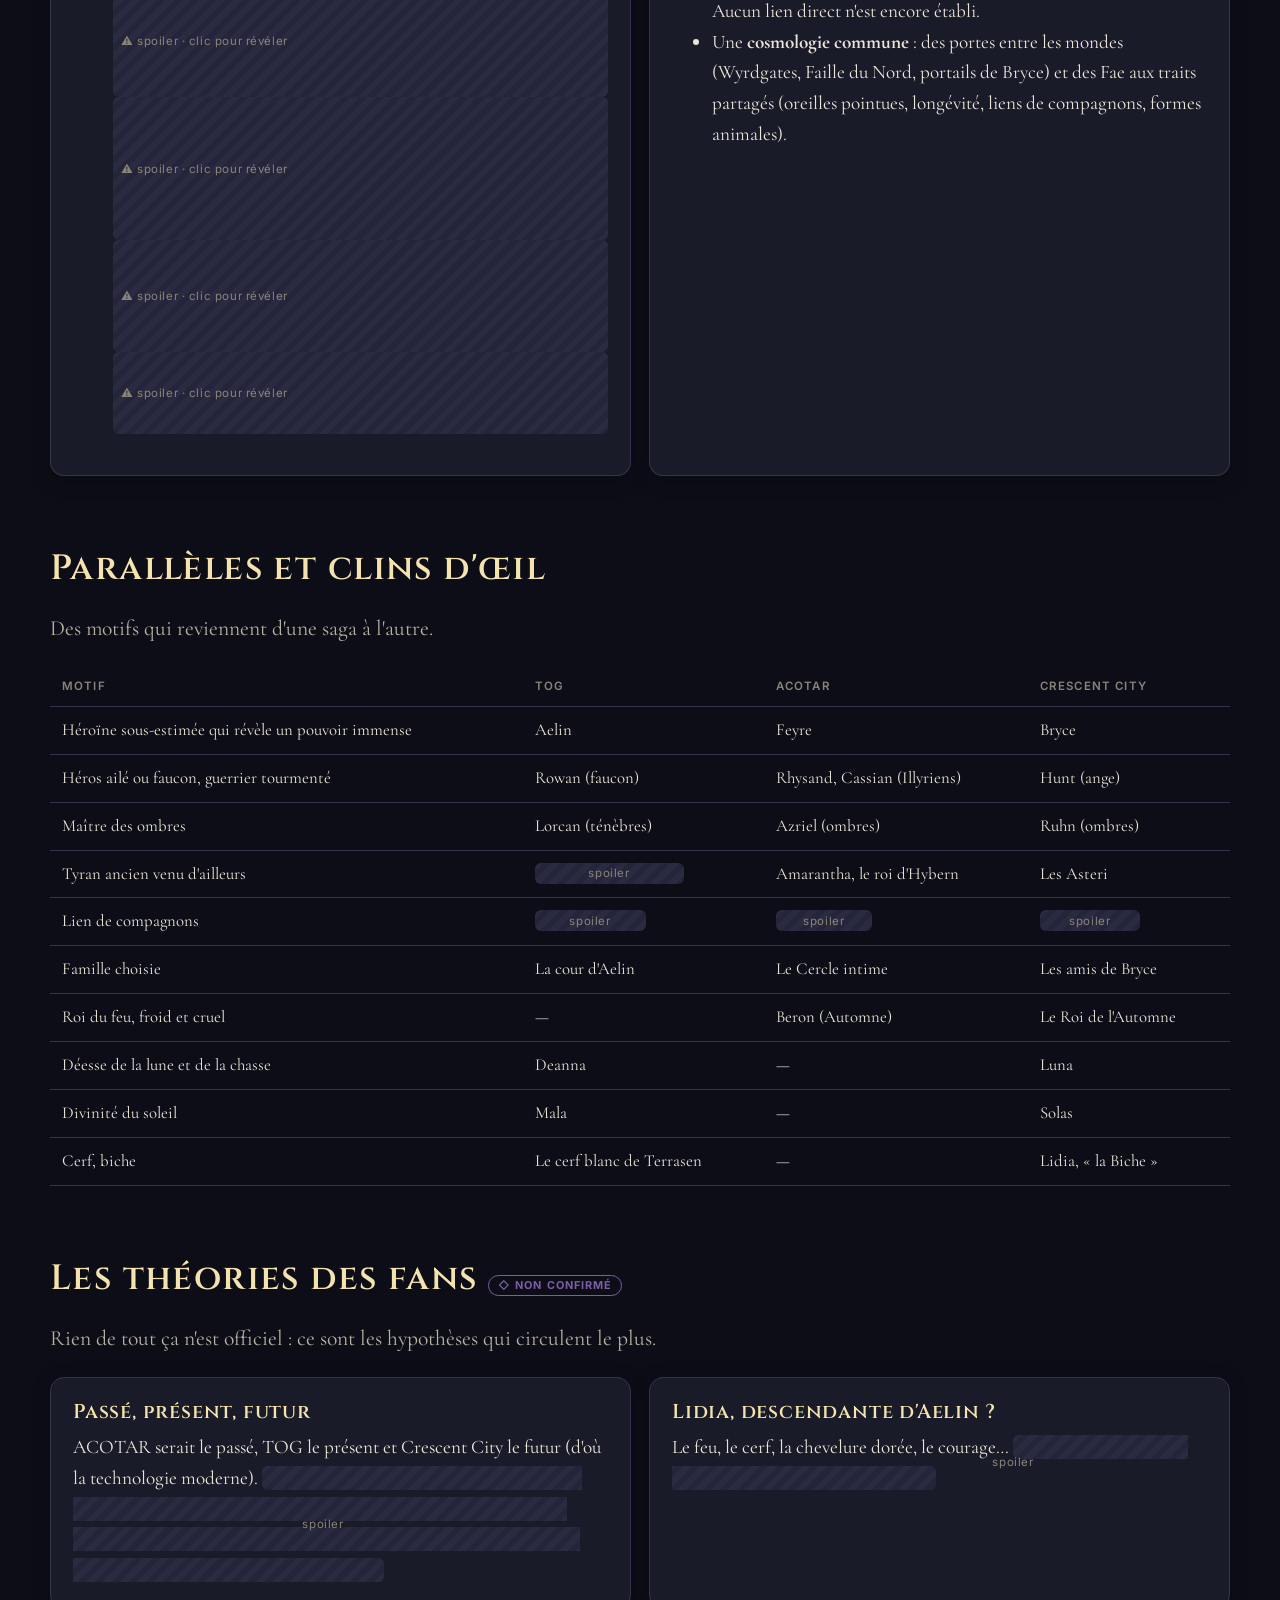
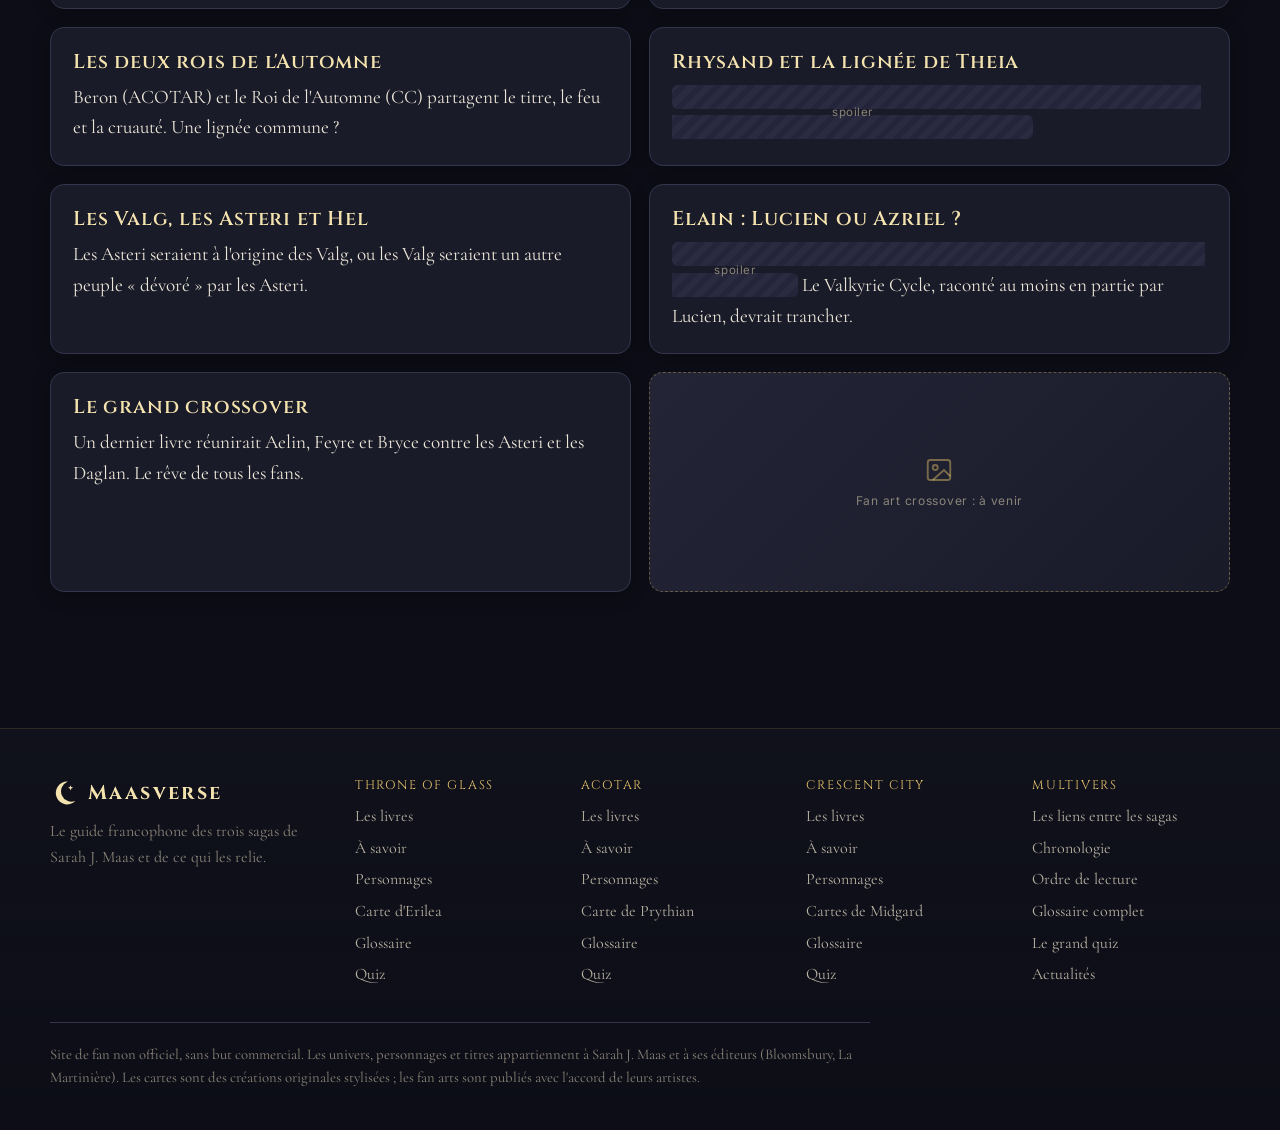
<file: liens.html>
<!doctype html>
<html lang="fr">
<head>
  <meta charset="utf-8">
  <meta name="viewport" content="width=device-width, initial-scale=1">
  <title>Les liens entre les sagas · Maasverse</title>
  <meta name="description" content="Ce qui relie Throne of Glass, ACOTAR et Crescent City : liens confirmés, parallèles et théories.">
  <link rel="icon" href="assets/img/favicon.svg" type="image/svg+xml">
  <link rel="preconnect" href="https://fonts.googleapis.com">
  <link rel="preconnect" href="https://fonts.gstatic.com" crossorigin>
  <link href="https://fonts.googleapis.com/css2?family=Cinzel:wght@500;600;700&family=Cormorant+Garamond:ital,wght@0,400;0,600;1,400&family=Inter:wght@400;600&display=swap" rel="stylesheet">
  <link rel="stylesheet" href="assets/css/style.css?v=7">
</head>
<body data-page="liens">
  <main>
    <header class="entete-page conteneur">
      <p class="surtitre">LE CŒUR DU MAASVERSE</p>
      <h1>Les liens entre les sagas</h1>
      <p class="intro" style="margin-inline:auto">Chaque saga est un monde différent, mais ces mondes sont reliés. Voici ce qui est confirmé dans les livres, les échos entre sagas, et les théories des fans.</p>
    </header>
    <section class="section" style="padding-top:20px">
      <div class="conteneur">
        <h2 class="centre">La constellation des mondes</h2>
        <p class="centre intro">Chaque monde est une étoile. Trait plein : passage confirmé dans les livres. Pointillés : interprétation ou théorie. Cliquez sur un monde.</p>
        <div class="grille" style="grid-template-columns: 1fr 300px; align-items:start" id="zoneConstellation">
          <div id="constellation"></div>
          <div class="carte" id="infoMonde"><p class="meta">Cliquez sur un monde ou sur un lien pour l'expliquer.</p></div>
        </div>
        <div class="legende"><span>Lien confirmé</span><span class="th">Théorie ou interprétation</span></div>
      </div>
    </section>

    <section class="section">
      <div class="conteneur">
        <h2>Les liens confirmés <span class="badge confirme">✓ dans les livres</span></h2>
        <p class="alerte">Attention : cette section révèle la fin de <em>House of Sky and Breath</em> et une grande partie de <em>House of Flame and Shadow</em>. Tout est masqué : cliquez pour révéler.</p>
        <div class="grille grille-2" style="margin-top:20px">
          <article class="carte cc">
            <h3>Crescent City ↔ ACOTAR</h3>
            <p class="meta">Le lien le plus fort</p>
            <ul>
              <li class="spoiler">À la fin de <em>House of Sky and Breath</em> (2022), Bryce ouvre un portail pour fuir les Asteri et atterrit face à des guerriers ailés de la Cour de la Nuit : elle est à <strong>Prythian</strong>.</li>
              <li class="spoiler">Dans <em>House of Flame and Shadow</em> (2024), elle y rencontre Nesta, Azriel, Cassian et Rhysand. Personne ne lui fait confiance, et Rhys se garde bien de lui révéler Velaris.</li>
              <li class="spoiler">Bryce découvre que <strong>les Fae de Midgard viennent de ce monde</strong> : son ancêtre, la reine Theia, a quitté Prythian avec son peuple, qui a oublié ses origines.</li>
              <li class="spoiler"><strong>Les Asteri sont des Daglan</strong> : les tyrans anciens que les Fae de Prythian ont renversés sont de la même espèce que les maîtres de Midgard, des êtres qui envahissent les mondes pour s'en nourrir.</li>
              <li class="spoiler"><strong>Truth-Teller</strong>, la dague d'Azriel, et l'<strong>Épée-Étoile</strong> sont forgées du même métal. Réunies, elles ont un pouvoir dévastateur. Bryce emporte la dague à Midgard.</li>
              <li class="spoiler">Le <strong>Masque</strong> des Trésors Maudits (ACOTAR) joue aussi un rôle dans l'intrigue.</li>
            </ul>
          </article>
          <article class="carte tog">
            <h3>Throne of Glass ↔ les autres</h3>
            <p class="meta">Des échos plus discrets</p>
            <ul>
              <li class="spoiler">Dans <em>Kingdom of Ash</em> (2018), en forgeant le Verrou, Aelin glisse <strong>entre les mondes</strong> et aperçoit d'autres réalités : une ville moderne aux lumières et aux voitures, au bord d'un fleuve, et un mâle ailé. Les fans y voient <strong>Lunathion</strong> et <strong>Rhysand</strong>, mais l'autrice ne les a jamais nommés.</li>
              <li>Les <strong>Valg</strong> d'Erilea et les <strong>démons de Hel</strong> de Midgard viennent de mondes démoniaques et cherchent à passer d'un monde à l'autre. Aucun lien direct n'est encore établi.</li>
              <li>Une <strong>cosmologie commune</strong> : des portes entre les mondes (Wyrdgates, Faille du Nord, portails de Bryce) et des Fae aux traits partagés (oreilles pointues, longévité, liens de compagnons, formes animales).</li>
            </ul>
          </article>
        </div>
      </div>
    </section>

    <section class="section">
      <div class="conteneur">
        <h2>Parallèles et clins d'œil</h2>
        <p class="intro">Des motifs qui reviennent d'une saga à l'autre.</p>
        <div class="tableau-defile">
          <table class="tableau">
            <thead><tr><th>Motif</th><th class="c-tog">TOG</th><th class="c-acotar">ACOTAR</th><th class="c-cc">Crescent City</th></tr></thead>
            <tbody>
              <tr><td>Héroïne sous-estimée qui révèle un pouvoir immense</td><td>Aelin</td><td>Feyre</td><td>Bryce</td></tr>
              <tr><td>Héros ailé ou faucon, guerrier tourmenté</td><td>Rowan (faucon)</td><td>Rhysand, Cassian (Illyriens)</td><td>Hunt (ange)</td></tr>
              <tr><td>Maître des ombres</td><td>Lorcan (ténèbres)</td><td>Azriel (ombres)</td><td>Ruhn (ombres)</td></tr>
              <tr><td>Tyran ancien venu d'ailleurs</td><td><span class="spoiler">Erawan, Maeve (Valg)</span></td><td>Amarantha, le roi d'Hybern</td><td>Les Asteri</td></tr>
              <tr><td>Lien de compagnons</td><td><span class="spoiler">Aelin &amp; Rowan</span></td><td><span class="spoiler">Feyre &amp; Rhys</span></td><td><span class="spoiler">Bryce &amp; Hunt</span></td></tr>
              <tr><td>Famille choisie</td><td>La cour d'Aelin</td><td>Le Cercle intime</td><td>Les amis de Bryce</td></tr>
              <tr><td>Roi du feu, froid et cruel</td><td>—</td><td>Beron (Automne)</td><td>Le Roi de l'Automne</td></tr>
              <tr><td>Déesse de la lune et de la chasse</td><td>Deanna</td><td>—</td><td>Luna</td></tr>
              <tr><td>Divinité du soleil</td><td>Mala</td><td>—</td><td>Solas</td></tr>
              <tr><td>Cerf, biche</td><td>Le cerf blanc de Terrasen</td><td>—</td><td>Lidia, « la Biche »</td></tr>
            </tbody>
          </table>
        </div>
      </div>
    </section>

    <section class="section">
      <div class="conteneur">
        <h2>Les théories des fans <span class="badge theorie">◇ non confirmé</span></h2>
        <p class="intro">Rien de tout ça n'est officiel : ce sont les hypothèses qui circulent le plus.</p>
        <div class="grille grille-2" id="theories">
          <article class="carte"><h3>Passé, présent, futur</h3><p>ACOTAR serait le passé, TOG le présent et Crescent City le futur (d'où la technologie moderne). <span class="spoiler">Mais <em>House of Flame and Shadow</em> complique tout : Theia aurait quitté Prythian il y a environ 15 000 ans, alors que Prythian vit encore à une époque « médiévale ». Le temps s'écoulerait peut-être différemment selon les mondes.</span></p></article>
          <article class="carte"><h3>Lidia, descendante d'Aelin ?</h3><p>Le feu, le cerf, la chevelure dorée, le courage… <span class="spoiler">Et le duo Ruhn et Lidia rappelle beaucoup Rowan et Aelin.</span></p></article>
          <article class="carte"><h3>Les deux rois de l'Automne</h3><p>Beron (ACOTAR) et le Roi de l'Automne (CC) partagent le titre, le feu et la cruauté. Une lignée commune ?</p></article>
          <article class="carte"><h3>Rhysand et la lignée de Theia</h3><p><span class="spoiler">L'une des filles de Theia (Silene ?) serait revenue à Prythian, ce qui ferait un lien de sang entre la Cour de la Nuit et Bryce.</span></p></article>
          <article class="carte"><h3>Les Valg, les Asteri et Hel</h3><p>Les Asteri seraient à l'origine des Valg, ou les Valg seraient un autre peuple « dévoré » par les Asteri.</p></article>
          <article class="carte"><h3>Elain : Lucien ou Azriel ?</h3><p><span class="spoiler">Lucien est son compagnon, mais beaucoup de fans soutiennent « Elriel » (Elain et Azriel).</span> Le Valkyrie Cycle, raconté au moins en partie par Lucien, devrait trancher.</p></article>
          <article class="carte"><h3>Le grand crossover</h3><p>Un dernier livre réunirait Aelin, Feyre et Bryce contre les Asteri et les Daglan. Le rêve de tous les fans.</p></article>
          <div data-fanart="liens" data-label="Fan art crossover : à venir" style="min-height:220px"></div>
        </div>
      </div>
    </section>
  </main>

  <script src="assets/js/data/livres.js?v=7"></script>
  <script src="assets/js/data/personnages.js?v=7"></script>
  <script src="assets/js/data/cartes.js?v=7"></script>
  <script src="assets/js/data/glossaire.js?v=7"></script>
  <script src="assets/js/data/fanarts.js?v=7"></script>
  <script src="assets/js/app.js?v=7"></script>
  <script src="assets/js/pages/liens.js?v=7"></script>
</body>
</html>
</file>
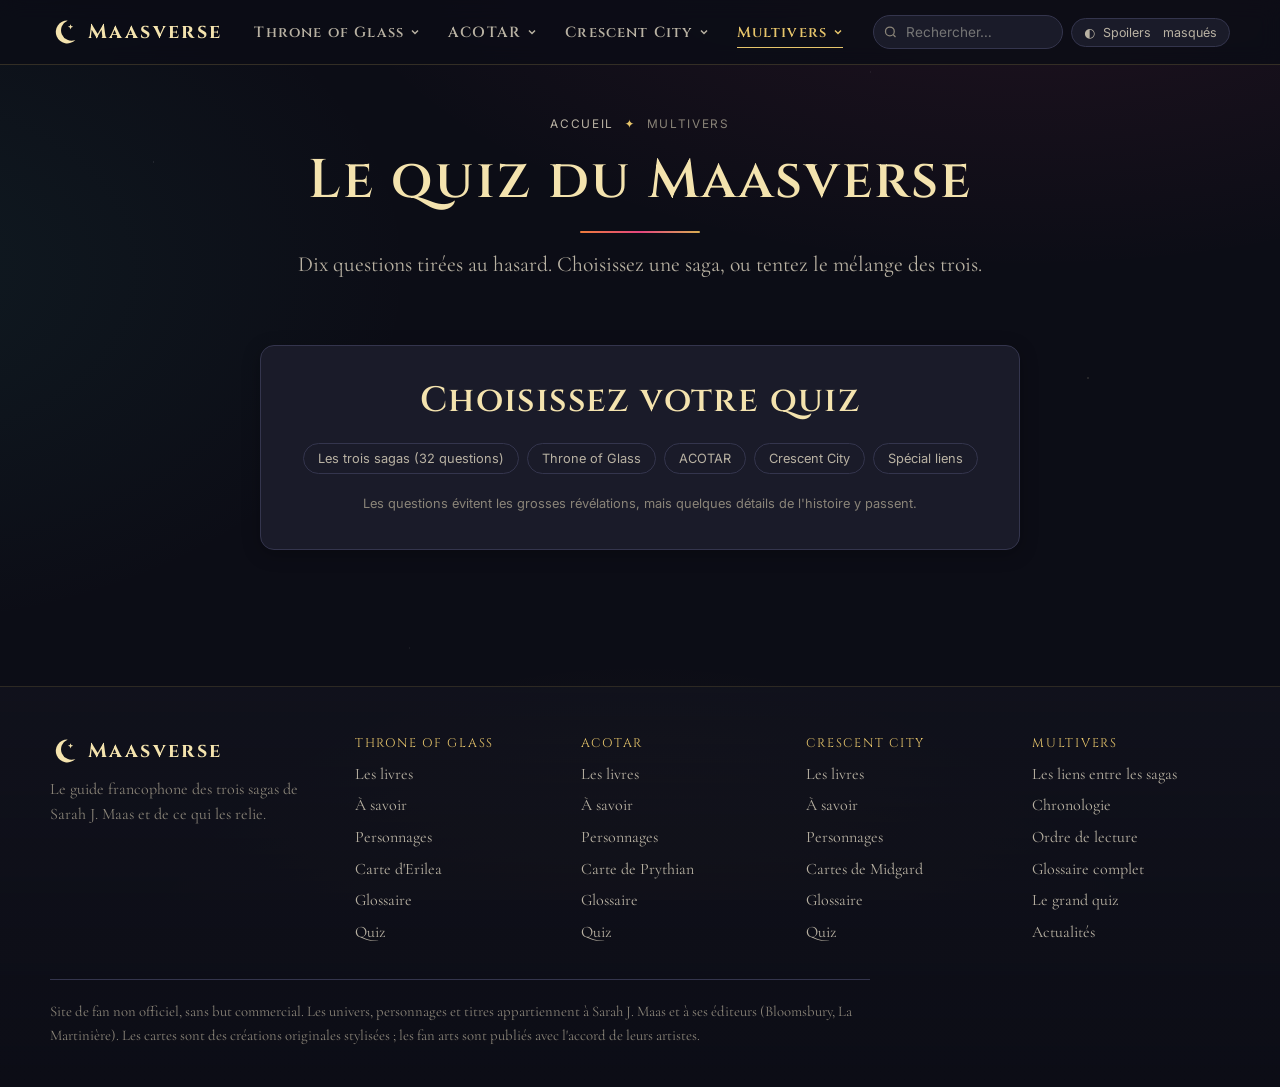
<file: quiz.html>
<!doctype html>
<html lang="fr">
<head>
  <meta charset="utf-8">
  <meta name="viewport" content="width=device-width, initial-scale=1">
  <title>Quiz · Maasverse</title>
  <meta name="description" content="Quiz sur Throne of Glass, ACOTAR et Crescent City.">
  <link rel="icon" href="assets/img/favicon.svg" type="image/svg+xml">
  <link rel="preconnect" href="https://fonts.googleapis.com">
  <link rel="preconnect" href="https://fonts.gstatic.com" crossorigin>
  <link href="https://fonts.googleapis.com/css2?family=Cinzel:wght@500;600;700&family=Cormorant+Garamond:ital,wght@0,400;0,600;1,400&family=Inter:wght@400;600&display=swap" rel="stylesheet">
  <link rel="stylesheet" href="assets/css/style.css?v=7">
</head>
<body data-page="quiz">
  <main>
    <header class="entete-page conteneur">
      <p class="surtitre">À VOUS DE JOUER</p>
      <h1>Le quiz du Maasverse</h1>
      <p class="intro" style="margin-inline:auto">Dix questions tirées au hasard. Choisissez une saga, ou tentez le mélange des trois.</p>
    </header>
    <section class="section" style="padding-top:20px">
      <div class="conteneur quiz" id="quiz"></div>
    </section>
  </main>

  <script src="assets/js/data/livres.js?v=7"></script>
  <script src="assets/js/data/personnages.js?v=7"></script>
  <script src="assets/js/data/cartes.js?v=7"></script>
  <script src="assets/js/data/glossaire.js?v=7"></script>
  <script src="assets/js/data/fanarts.js?v=7"></script>
  <script src="assets/js/data/quiz.js?v=7"></script>
  <script src="assets/js/app.js?v=7"></script>
  <script src="assets/js/pages/quiz.js?v=7"></script>
</body>
</html>
</file>
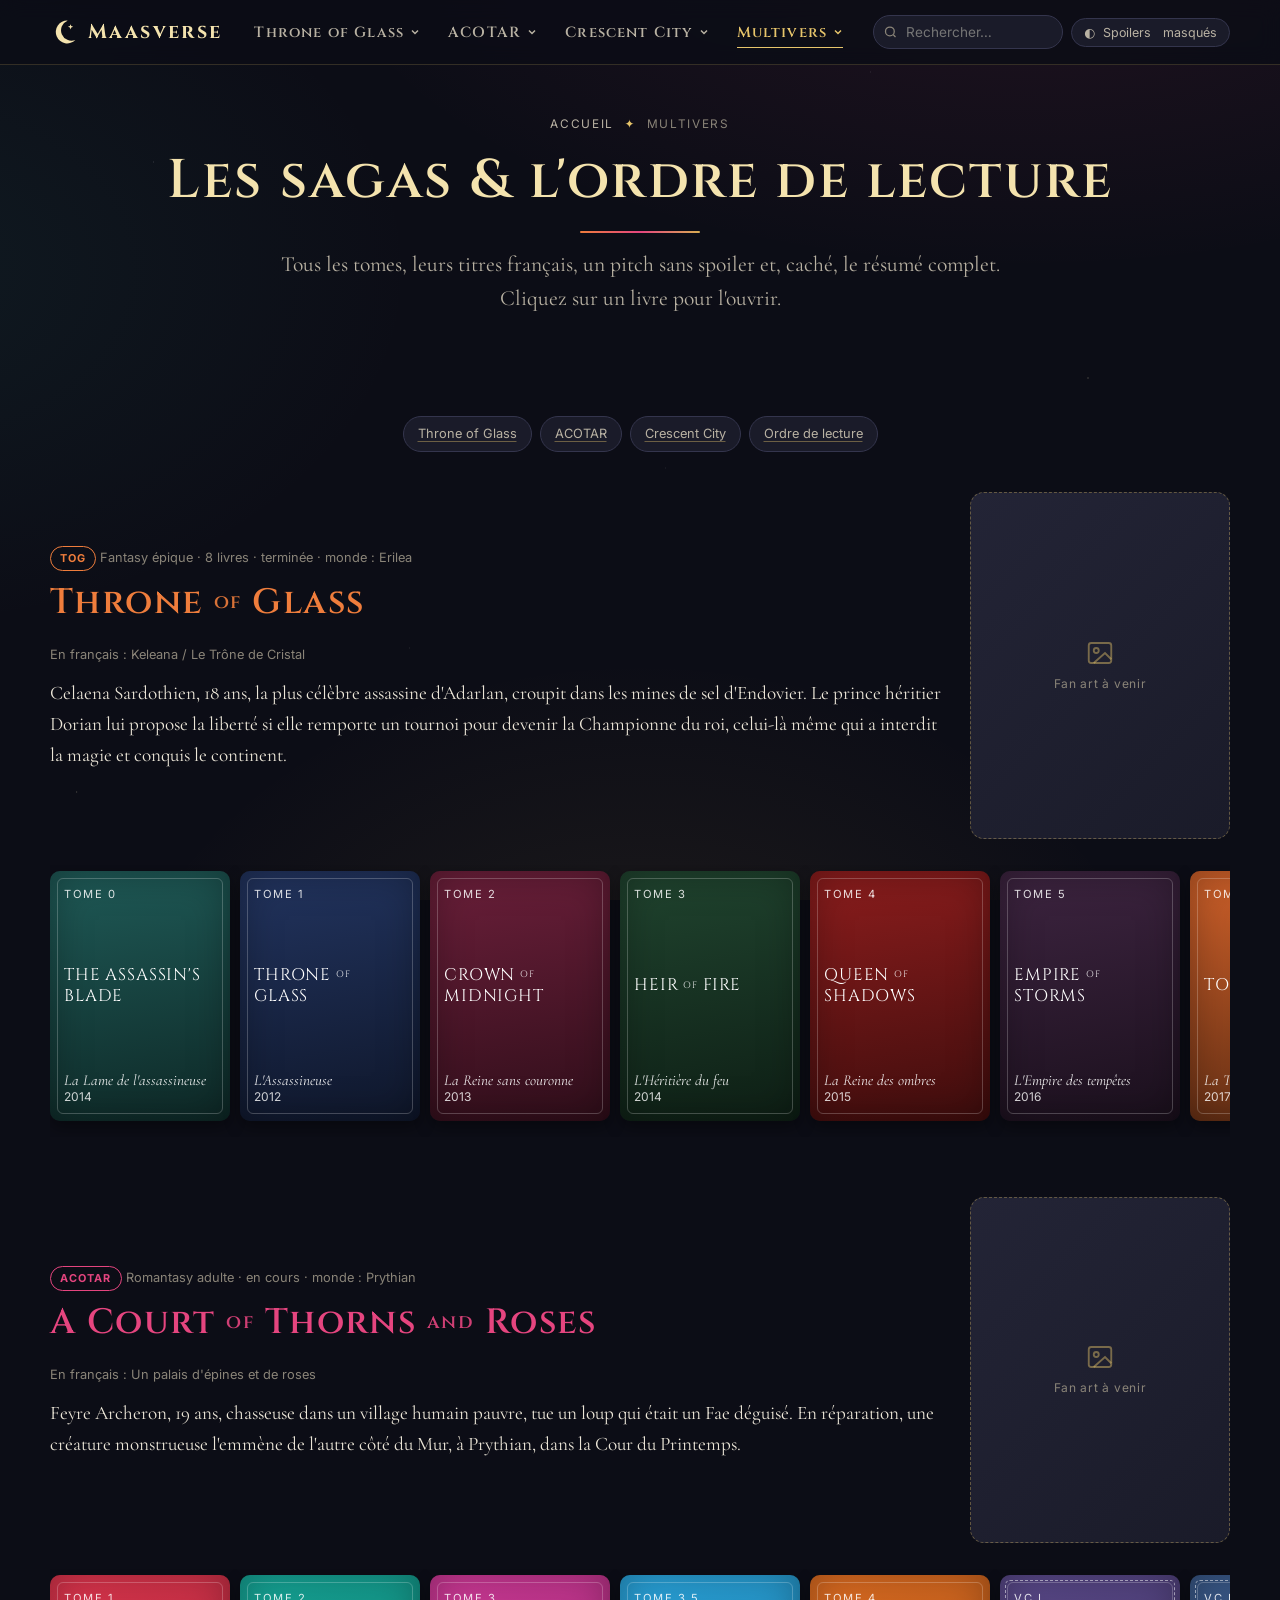
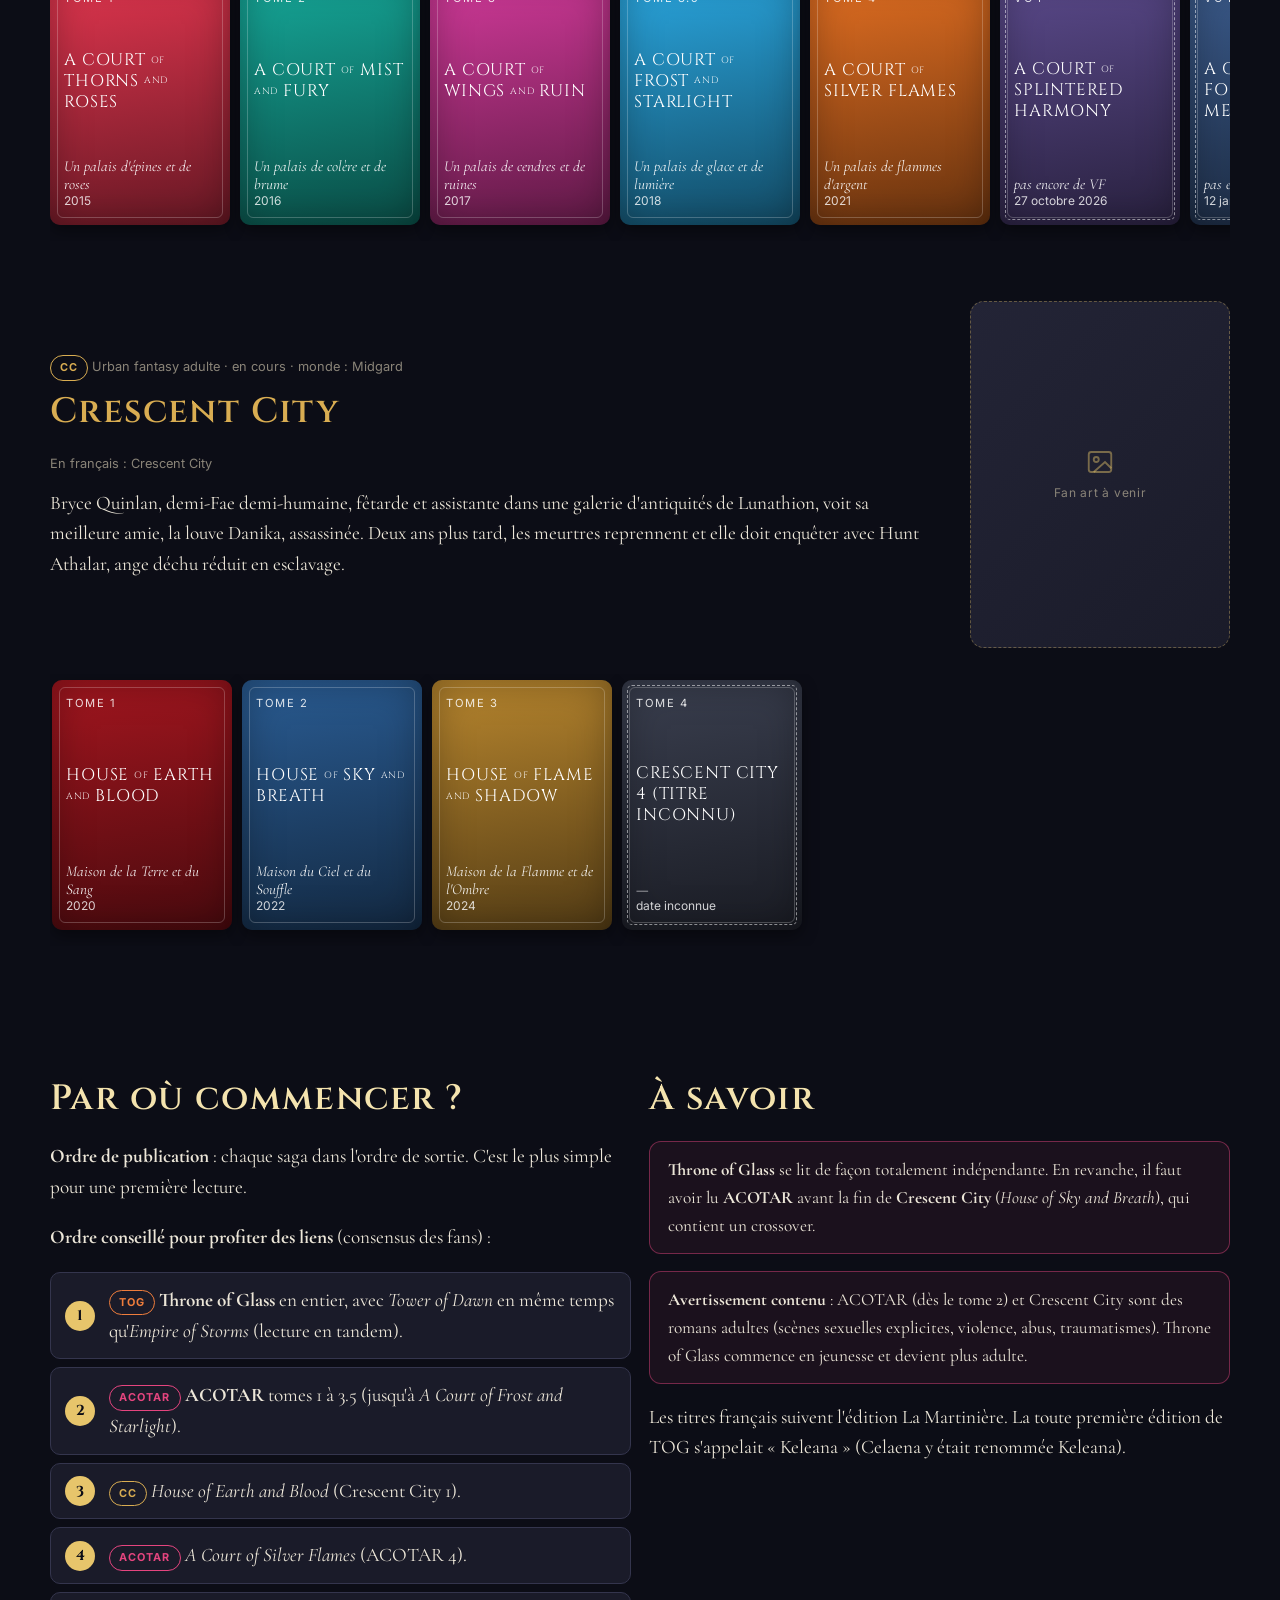
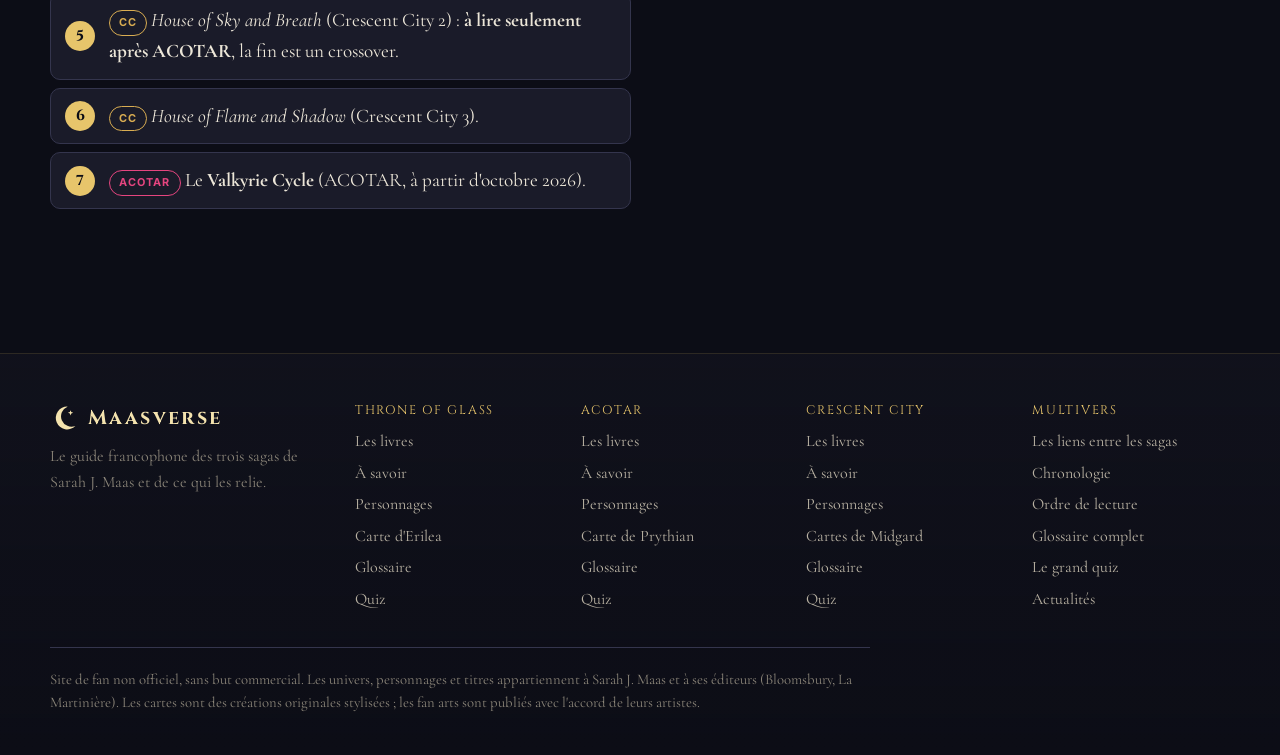
<file: sagas.html>
<!doctype html>
<html lang="fr">
<head>
  <meta charset="utf-8">
  <meta name="viewport" content="width=device-width, initial-scale=1">
  <title>Sagas et ordre de lecture · Maasverse</title>
  <meta name="description" content="Les trois sagas de Sarah J. Maas, tous les tomes en VO et VF, et l'ordre de lecture conseillé.">
  <link rel="icon" href="assets/img/favicon.svg" type="image/svg+xml">
  <link rel="preconnect" href="https://fonts.googleapis.com">
  <link rel="preconnect" href="https://fonts.gstatic.com" crossorigin>
  <link href="https://fonts.googleapis.com/css2?family=Cinzel:wght@500;600;700&family=Cormorant+Garamond:ital,wght@0,400;0,600;1,400&family=Inter:wght@400;600&display=swap" rel="stylesheet">
  <link rel="stylesheet" href="assets/css/style.css?v=7">
</head>
<body data-page="sagas">
  <main>
    <header class="entete-page conteneur">
      <p class="surtitre">LES LIVRES</p>
      <h1>Les sagas &amp; l'ordre de lecture</h1>
      <p class="intro" style="margin-inline:auto">Tous les tomes, leurs titres français, un pitch sans spoiler et, caché, le résumé complet. Cliquez sur un livre pour l'ouvrir.</p>
    </header>
    <section class="section">
      <div class="conteneur">
        <nav class="puces" style="justify-content:center;margin-bottom:40px" aria-label="Aller à">
          <a class="puce" href="#tog">Throne of Glass</a><a class="puce" href="#acotar">ACOTAR</a><a class="puce" href="#cc">Crescent City</a><a class="puce" href="#ordre">Ordre de lecture</a>
        </nav>
        <div id="sagas"></div>
      </div>
    </section>
    <section class="section" id="ordre" style="scroll-margin-top:80px">
      <div class="conteneur grille grille-2">
        <div>
          <h2>Par où commencer ?</h2>
          <p><strong>Ordre de publication</strong> : chaque saga dans l'ordre de sortie. C'est le plus simple pour une première lecture.</p>
          <p><strong>Ordre conseillé pour profiter des liens</strong> (consensus des fans) :</p>
          <ol class="ordre" id="ordreConseille"></ol>
        </div>
        <div>
          <h2>À savoir</h2>
          <p class="alerte"><strong>Throne of Glass</strong> se lit de façon totalement indépendante. En revanche, il faut avoir lu <strong>ACOTAR</strong> avant la fin de <strong>Crescent City</strong> (<em>House of Sky and Breath</em>), qui contient un crossover.</p>
          <p class="alerte" style="margin-top:14px"><strong>Avertissement contenu</strong> : ACOTAR (dès le tome 2) et Crescent City sont des romans adultes (scènes sexuelles explicites, violence, abus, traumatismes). Throne of Glass commence en jeunesse et devient plus adulte.</p>
          <p style="margin-top:14px">Les titres français suivent l'édition La Martinière. La toute première édition de TOG s'appelait « Keleana » (Celaena y était renommée Keleana).</p>
        </div>
      </div>
    </section>
  </main>

  <script src="assets/js/data/livres.js?v=7"></script>
  <script src="assets/js/data/livres-textes.js?v=7"></script>
  <script src="assets/js/data/personnages.js?v=7"></script>
  <script src="assets/js/data/cartes.js?v=7"></script>
  <script src="assets/js/data/glossaire.js?v=7"></script>
  <script src="assets/js/data/fanarts.js?v=7"></script>
  <script src="assets/js/app.js?v=7"></script>
  <script src="assets/js/pages/sagas.js?v=7"></script>
</body>
</html>
</file>
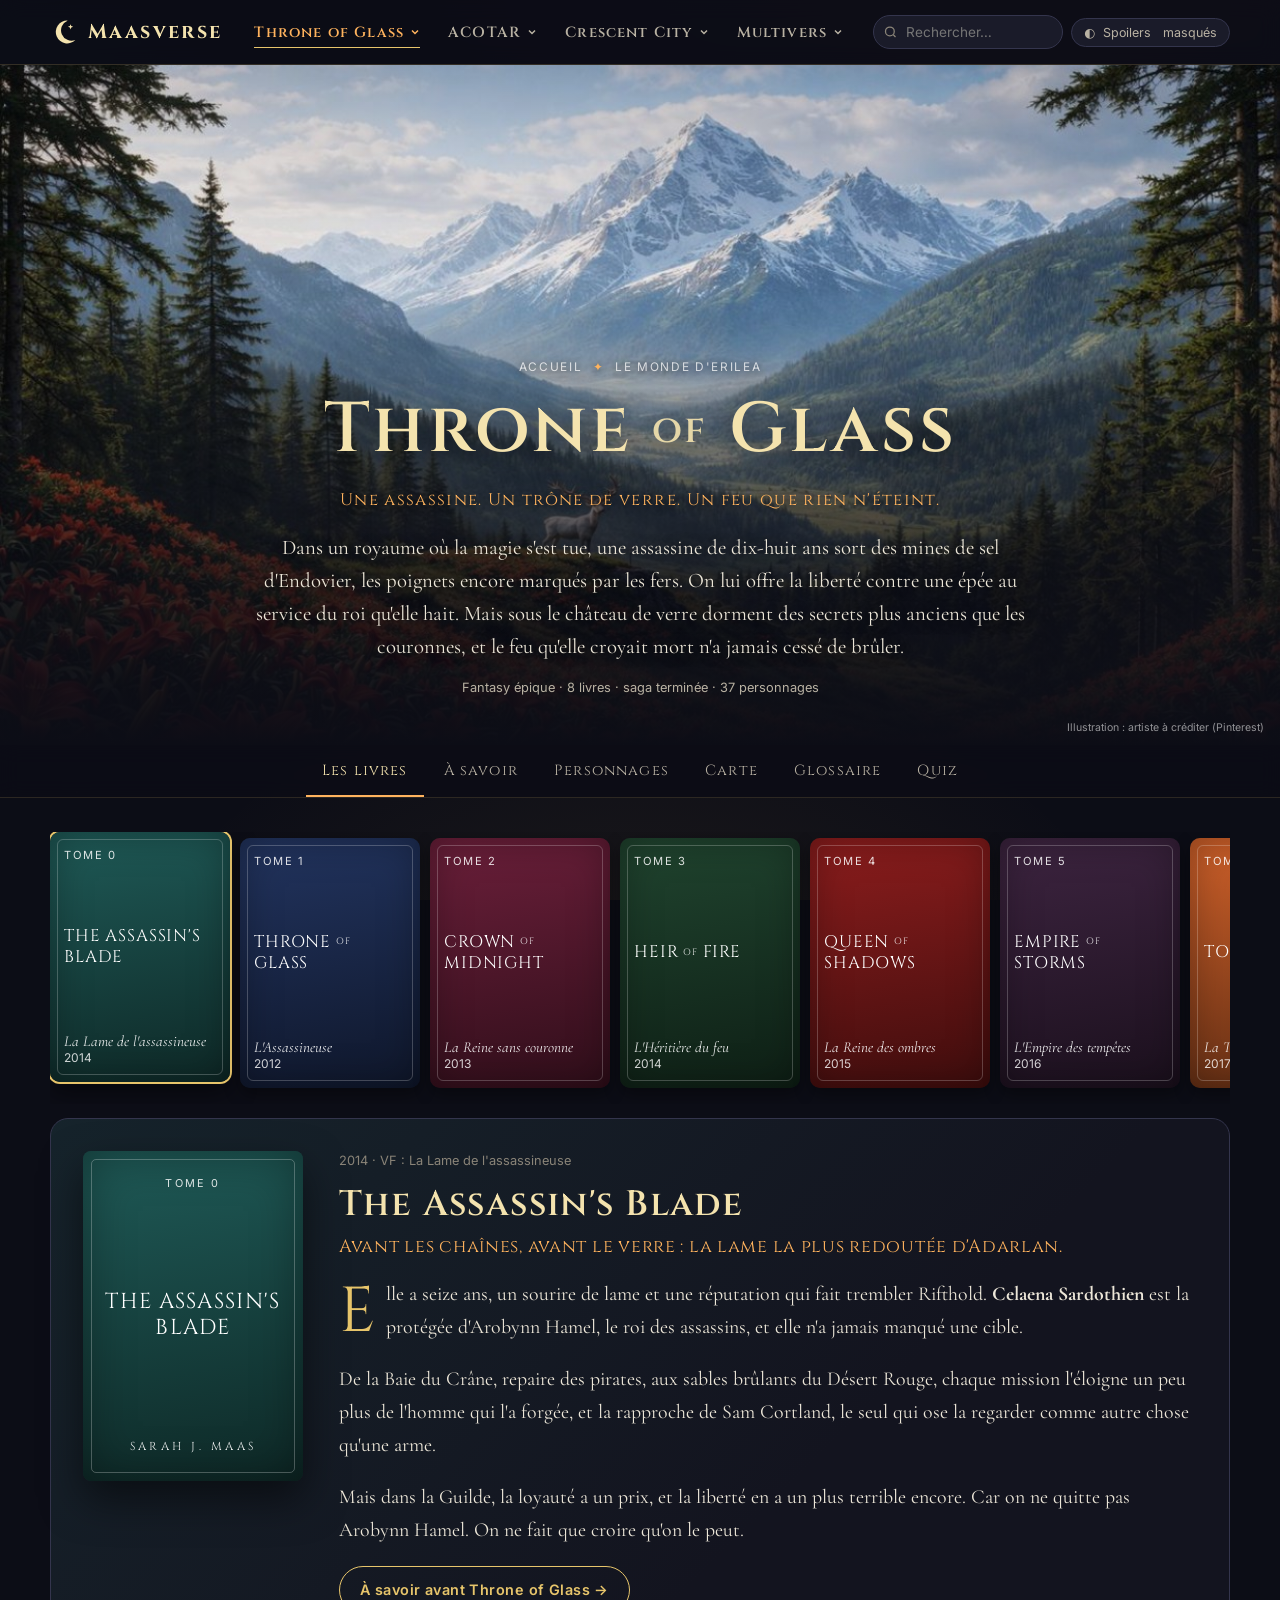
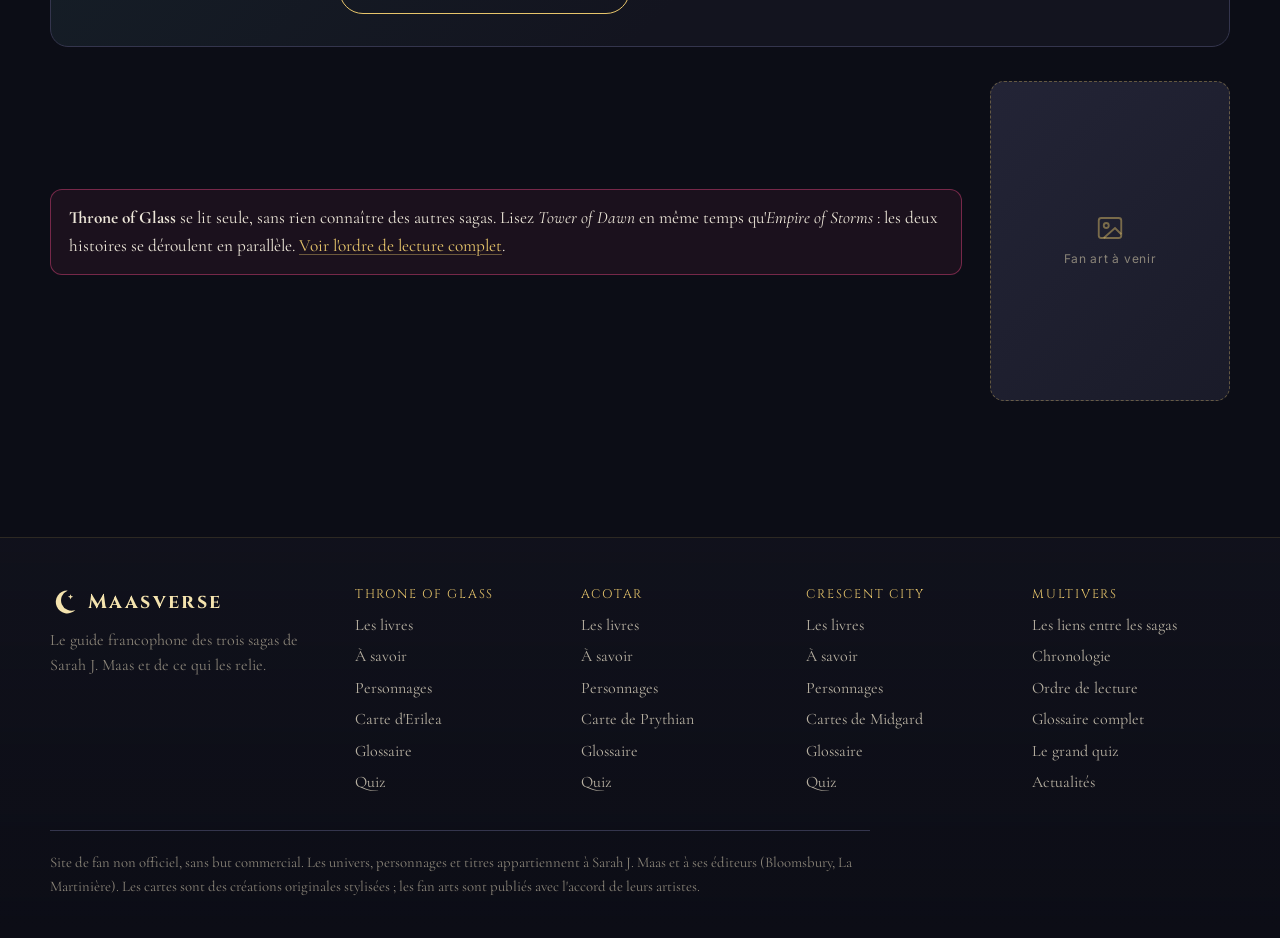
<file: tog.html>
<!doctype html>
<html lang="fr">
<head>
  <meta charset="utf-8">
  <meta name="viewport" content="width=device-width, initial-scale=1">
  <title>Throne of Glass · Maasverse</title>
  <meta name="description" content="Le monde d'Erilea : les livres de Throne of Glass, les rappels entre les tomes, les personnages, la carte, le glossaire et le quiz.">
  <link rel="icon" href="assets/img/favicon.svg" type="image/svg+xml">
  <link rel="preconnect" href="https://fonts.googleapis.com">
  <link rel="preconnect" href="https://fonts.gstatic.com" crossorigin>
  <link href="https://fonts.googleapis.com/css2?family=Cinzel:wght@500;600;700&family=Cormorant+Garamond:ital,wght@0,400;0,600;1,400&family=Inter:wght@400;600&display=swap" rel="stylesheet">
  <link rel="stylesheet" href="assets/css/style.css?v=7">
</head>
<body data-page="tog" data-univers="tog" class="univers univers-tog">
  <script>try { if (sessionStorage.getItem("maasverse-portail") === document.body.dataset.univers && !matchMedia("(prefers-reduced-motion: reduce)").matches) document.documentElement.classList.add("arrivee"); } catch (e) { /* stockage indisponible */ }</script>
  <div class="voile-arrivee" aria-hidden="true"></div>
  <main>
    <header class="banniere" id="banniere"></header>
    <nav class="sous-nav" id="sousNav" aria-label="Rubriques de l'univers"></nav>
    <section class="section panneaux">
      <div class="conteneur">
        <div id="panneau-livres" class="panneau" hidden></div>
        <div id="panneau-a-savoir" class="panneau" hidden></div>
        <div id="panneau-personnages" class="panneau" hidden></div>
        <div id="panneau-carte" class="panneau" hidden></div>
        <div id="panneau-glossaire" class="panneau" hidden></div>
        <div id="panneau-quiz" class="panneau" hidden></div>
      </div>
    </section>
    <dialog class="modale" id="modale"><div style="position:relative"><button class="fermer" id="fermerModale" aria-label="Fermer">×</button><div class="boite" id="fiche"></div></div></dialog>
  </main>

  <script src="assets/js/data/livres.js?v=7"></script>
  <script src="assets/js/data/livres-textes.js?v=7"></script>
  <script src="assets/js/data/personnages.js?v=7"></script>
  <script src="assets/js/data/personnalites-tog.js?v=7"></script>
  <script src="assets/js/data/personnalites-acotar.js?v=7"></script>
  <script src="assets/js/data/personnalites-cc.js?v=7"></script>
  <script src="assets/js/data/cartes.js?v=7"></script>
  <script src="assets/js/data/glossaire.js?v=7"></script>
  <script src="assets/js/data/quiz.js?v=7"></script>
  <script src="assets/js/data/fanarts.js?v=7"></script>
  <script src="assets/js/app.js?v=7"></script>
  <script src="assets/js/scenes.js?v=7"></script>
  <script src="assets/js/carte.js?v=7"></script>
  <script src="assets/js/pages/univers.js?v=7"></script>
</body>
</html>
</file>
<file: assets/css/style.css>
/* ==========================================================
   Maasverse — feuille de style principale
   Ambiance : dos de coffret sombre, lettres lumineuses,
   une couleur par saga (inspirée des couvertures).
   ========================================================== */

:root {
  /* Fond et surfaces */
  --nuit: #0c0d16;
  --nuit-2: #13141f;
  --surface: #1a1b29;
  --surface-2: #232436;
  --bord: #34354d;

  /* Texte */
  --texte: #ece6d8;
  --texte-doux: #b9b2a3;
  --texte-faible: #8a8478;

  /* Accent commun : or des titres */
  --or: #e7c56b;
  --or-pale: #f4e3ae;

  /* Couleurs des sagas */
  --tog: #ef7d3c;        /* braise (Tower of Dawn, feu d'Aelin) */
  --tog-2: #2f8f86;      /* sarcelle (Assassin's Blade) */
  --acotar: #e5457f;     /* magenta (Wings and Ruin) */
  --acotar-2: #1fb5a6;   /* turquoise (Mist and Fury) */
  --cc: #d9ad52;         /* or du croissant */
  --cc-2: #4f8fd6;       /* bleu (Sky and Breath) */
  --hel: #b13a3a;
  --valg: #7b5ea7;

  --rayon: 14px;
  --ombre: 0 10px 30px rgba(0, 0, 0, .45);
  --largeur: 1180px;

  --f-titre: "Cinzel", "Trajan Pro", Georgia, serif;
  --f-texte: "Cormorant Garamond", "Garamond", Georgia, serif;
  --f-ui: "Inter", system-ui, -apple-system, "Segoe UI", sans-serif;
}

* { box-sizing: border-box; }
html { scroll-behavior: smooth; }

body {
  margin: 0;
  background-color: var(--nuit);
  background-image:
    radial-gradient(1px 1px at 12% 18%, rgba(255,255,255,.55), transparent 60%),
    radial-gradient(1px 1px at 68% 8%, rgba(255,255,255,.4), transparent 60%),
    radial-gradient(1.5px 1.5px at 85% 42%, rgba(255,240,200,.5), transparent 60%),
    radial-gradient(1px 1px at 32% 72%, rgba(255,255,255,.35), transparent 60%),
    radial-gradient(1px 1px at 52% 52%, rgba(255,255,255,.3), transparent 60%),
    radial-gradient(1.5px 1.5px at 6% 88%, rgba(255,240,200,.4), transparent 60%),
    radial-gradient(1200px 600px at 80% -10%, rgba(229, 69, 127, .10), transparent 60%),
    radial-gradient(900px 600px at -10% 30%, rgba(47, 143, 134, .10), transparent 60%),
    radial-gradient(900px 700px at 50% 120%, rgba(217, 173, 82, .10), transparent 60%);
  background-attachment: fixed;
  color: var(--texte);
  font-family: var(--f-texte);
  font-size: 1.2rem;
  line-height: 1.6;
  -webkit-font-smoothing: antialiased;
}

img { max-width: 100%; display: block; }
a { color: var(--or); text-decoration-color: rgba(231,197,107,.4); text-underline-offset: 3px; }
a:hover { color: var(--or-pale); }

h1, h2, h3, h4 {
  font-family: var(--f-titre);
  font-weight: 600;
  letter-spacing: .04em;
  line-height: 1.2;
  margin: 0 0 .6em;
  color: var(--or-pale);
}
h1 { font-size: clamp(2rem, 5vw, 3.4rem); }
h2 { font-size: clamp(1.5rem, 3.2vw, 2.2rem); }
h3 { font-size: 1.25rem; }
/* le petit « of / de » des couvertures */
.petit { font-size: .55em; letter-spacing: .08em; vertical-align: .25em; opacity: .9; }

p { margin: 0 0 1em; }
small, .meta { font-family: var(--f-ui); font-size: .8rem; color: var(--texte-faible); }

.conteneur { width: min(100% - 32px, var(--largeur)); margin-inline: auto; }
.section { padding: 56px 0; }
.section + .section { padding-top: 16px; }
.centre { text-align: center; }
.intro { font-size: 1.35rem; color: var(--texte-doux); max-width: 760px; }
.centre .intro { margin-inline: auto; }

/* ---------- En-tête ---------- */
.entete {
  position: sticky; top: 0; z-index: 50;
  background: rgba(12, 13, 22, .88);
  backdrop-filter: blur(10px);
  border-bottom: 1px solid rgba(231,197,107,.18);
}
.entete .conteneur {
  display: flex; align-items: center; gap: 18px; min-height: 64px;
}
.logo {
  font-family: var(--f-titre); font-weight: 700; font-size: 1.25rem;
  letter-spacing: .12em; color: var(--or-pale); text-decoration: none; white-space: nowrap;
  display: flex; align-items: center; gap: 10px;
}
.logo svg { width: 28px; height: 28px; }
.nav { display: flex; gap: 4px; align-items: center; margin-left: auto; }
.nav-lien {
  display: inline-flex; align-items: center; gap: 6px;
  font-family: var(--f-titre); font-size: .92rem; font-weight: 600; letter-spacing: .08em;
  color: var(--texte-doux); text-decoration: none; background: none; border: 0; cursor: pointer;
  padding: 10px 12px; border-radius: 8px; position: relative;
}
.nav-lien:hover, .nav-lien[aria-expanded="true"] { color: var(--or-pale); }
.nav-lien.actif { color: var(--or); }
.nav-lien.actif::after { content: ""; position: absolute; left: 12px; right: 12px; bottom: 4px; height: 1px; background: var(--or); }
.nav-lien svg { transition: transform .2s; }
.nav-lien[aria-expanded="true"] svg { transform: rotate(180deg); }
.nav-groupe { position: relative; }
.sous-menu {
  position: absolute; top: calc(100% + 6px); left: -8px; min-width: 300px; padding: 10px;
  background: var(--nuit-2); border: 1px solid rgba(231,197,107,.22); border-radius: 14px; box-shadow: var(--ombre);
  display: none; z-index: 60;
}
.sous-menu::before { content: ""; position: absolute; left: 0; right: 0; top: -10px; height: 10px; }
.nav-groupe > button[aria-expanded="true"] + .sous-menu { display: block; }
@media (hover: hover) and (min-width: 1081px) { .nav-groupe:hover .sous-menu { display: block; } }
.sous-titre { display: none; }
.sous-menu a { display: block; padding: 10px 12px; border-radius: 10px; text-decoration: none; color: var(--texte); }
.sous-menu a strong { display: block; font-family: var(--f-titre); font-weight: 600; letter-spacing: .04em; font-size: .98rem; color: var(--or-pale); }
.sous-menu a span { display: block; font-family: var(--f-ui); font-size: .76rem; color: var(--texte-faible); margin-top: 2px; }
.sous-menu a:hover { background: var(--surface); }
.sous-menu a[aria-current="page"] { background: rgba(231,197,107,.08); }

.outils { display: flex; align-items: center; gap: 8px; }
.btn-menu { display: none; }

/* Recherche globale */
.recherche { position: relative; }
.recherche input {
  width: 190px; padding: 8px 12px 8px 32px; border-radius: 999px;
  border: 1px solid var(--bord); background: var(--surface); color: var(--texte);
  font-family: var(--f-ui); font-size: .85rem;
}
.recherche input:focus { outline: 2px solid rgba(231,197,107,.5); border-color: transparent; width: 240px; }
.recherche svg { position: absolute; left: 10px; top: 50%; transform: translateY(-50%); width: 15px; height: 15px; color: var(--texte-faible); pointer-events: none; }
.resultats {
  position: absolute; right: 0; top: calc(100% + 8px); width: min(380px, 92vw);
  max-height: 70vh; overflow: auto;
  background: var(--nuit-2); border: 1px solid var(--bord); border-radius: 12px;
  box-shadow: var(--ombre); padding: 6px; display: none;
}
.resultats.ouvert { display: block; }
.resultats a {
  display: flex; gap: 10px; align-items: baseline; padding: 8px 10px; border-radius: 8px;
  text-decoration: none; color: var(--texte); font-family: var(--f-ui); font-size: .9rem;
}
.resultats a:hover, .resultats a.actif { background: var(--surface-2); }
.resultats .type { font-size: .7rem; text-transform: uppercase; letter-spacing: .08em; color: var(--texte-faible); min-width: 74px; }
.resultats .vide { padding: 12px; color: var(--texte-faible); font-family: var(--f-ui); font-size: .85rem; }

/* Interrupteur spoilers */
.interrupteur {
  display: inline-flex; align-items: center; gap: 8px; cursor: pointer;
  font-family: var(--f-ui); font-size: .78rem; color: var(--texte-doux);
  border: 1px solid var(--bord); border-radius: 999px; padding: 6px 12px; background: var(--surface);
  white-space: nowrap;
}
.interrupteur[aria-pressed="true"] { color: var(--nuit); background: var(--or); border-color: var(--or); }

/* ---------- Boutons, puces, badges ---------- */
.btn {
  display: inline-flex; align-items: center; gap: 8px;
  font-family: var(--f-ui); font-size: .9rem; font-weight: 600; letter-spacing: .03em;
  padding: 11px 20px; border-radius: 999px; border: 1px solid var(--or);
  background: var(--or); color: var(--nuit); text-decoration: none; cursor: pointer;
}
.btn:hover { background: var(--or-pale); color: var(--nuit); }
.btn.secondaire { background: transparent; color: var(--or); }
.btn.secondaire:hover { background: rgba(231,197,107,.1); color: var(--or-pale); }

.puces { display: flex; flex-wrap: wrap; gap: 8px; }
.puce {
  font-family: var(--f-ui); font-size: .8rem; padding: 7px 14px; border-radius: 999px;
  border: 1px solid var(--bord); background: var(--surface); color: var(--texte-doux); cursor: pointer;
}
.puce:hover { color: var(--texte); }
.puce[aria-pressed="true"] { background: var(--texte); color: var(--nuit); border-color: var(--texte); }
.puce[data-saga="tog"][aria-pressed="true"] { background: var(--tog); border-color: var(--tog); }
.puce[data-saga="acotar"][aria-pressed="true"] { background: var(--acotar); border-color: var(--acotar); color: #fff; }
.puce[data-saga="cc"][aria-pressed="true"] { background: var(--cc); border-color: var(--cc); }

.badge {
  display: inline-block; font-family: var(--f-ui); font-size: .68rem; font-weight: 700;
  letter-spacing: .1em; text-transform: uppercase; padding: 3px 9px; border-radius: 999px;
  border: 1px solid currentColor;
}
.badge.tog, .c-tog { color: var(--tog); }
.badge.acotar, .c-acotar { color: var(--acotar); }
.badge.cc, .c-cc { color: var(--cc); }
.badge.multi { color: var(--or); }
.badge.theorie { color: var(--valg); }
.badge.confirme { color: var(--acotar-2); }

/* ---------- Spoilers ---------- */
.spoiler {
  position: relative; cursor: pointer; border-radius: 6px;
  background: repeating-linear-gradient(135deg, #2a2b40 0 6px, #24253a 6px 12px);
  color: transparent; text-shadow: none; user-select: none;
  transition: color .2s, background .2s;
  padding: 0 4px;
}
.spoiler * { visibility: hidden; }
.spoiler::before {
  content: "⚠ spoiler · clic pour révéler"; position: absolute; left: 8px; top: 50%;
  transform: translateY(-50%); white-space: nowrap;
  font-family: var(--f-ui); font-size: .72rem; letter-spacing: .05em; color: var(--texte-faible);
  visibility: visible;
}
span.spoiler { display: inline; }
span.spoiler::before { content: "spoiler"; left: 50%; transform: translate(-50%, -50%); }
span.spoiler.bloc::before { content: "⚠ spoiler · clic pour révéler"; left: 12px; transform: translateY(-50%); }
.constellation .monde:focus:not(:focus-visible) { outline: none; }
div.spoiler, p.spoiler, li.spoiler, span.spoiler.bloc { display: block; padding: 10px 12px; min-height: 2.6em; }
.spoiler.revele, body.spoilers-reveles .spoiler {
  color: inherit; background: rgba(229, 69, 127, .08); cursor: auto; user-select: auto;
  box-shadow: inset 2px 0 0 var(--acotar);
}
.spoiler.revele *, body.spoilers-reveles .spoiler * { visibility: visible; }
.spoiler.revele::before, body.spoilers-reveles .spoiler::before { content: none; }

/* ---------- Héros (accueil) ---------- */
.heros { padding: 80px 0 40px; text-align: center; position: relative; overflow: hidden; }
.heros .surtitre { font-family: var(--f-titre); letter-spacing: .3em; color: var(--texte-doux); font-size: .95rem; margin-bottom: 18px; }
.heros h1 { font-size: clamp(2.4rem, 7vw, 5rem); margin-bottom: .3em; text-shadow: 0 0 40px rgba(231,197,107,.25); }
.heros .croissant { width: 90px; height: 90px; margin: 0 auto 18px; color: var(--or); filter: drop-shadow(0 0 18px rgba(231,197,107,.45)); }
.heros .actions { display: flex; gap: 12px; justify-content: center; flex-wrap: wrap; margin-top: 28px; }

.ornement { display: flex; align-items: center; gap: 14px; justify-content: center; color: var(--or); margin: 10px auto 26px; max-width: 420px; }
.ornement::before, .ornement::after { content: ""; flex: 1; height: 1px; background: linear-gradient(90deg, transparent, rgba(231,197,107,.6), transparent); }
.ornement svg { width: 18px; height: 18px; }

/* ---------- Cartes « coffret » des sagas ---------- */
.coffret { display: grid; grid-template-columns: repeat(3, 1fr); gap: 20px; }
.saga-carte {
  position: relative; border-radius: var(--rayon); overflow: hidden; text-decoration: none; color: var(--texte);
  background: var(--surface); border: 1px solid var(--bord); box-shadow: var(--ombre);
  display: flex; flex-direction: column; transition: transform .25s, border-color .25s;
}
.saga-carte:hover { transform: translateY(-4px); color: var(--texte); }
.saga-carte .bandeau {
  aspect-ratio: 4 / 3; position: relative; display: grid; place-items: center; text-align: center;
  padding: 20px; overflow: hidden;
}
.saga-carte .bandeau h3 { font-size: clamp(1.4rem, 2.6vw, 1.9rem); margin: 0; position: relative; z-index: 1; }
.saga-carte .corps { padding: 18px 20px 22px; }
.saga-carte .corps p { color: var(--texte-doux); font-size: 1.1rem; }
.saga-carte.tog { border-color: rgba(239,125,60,.35); }
.saga-carte.tog .bandeau { background: linear-gradient(160deg, #123c3a, #0d1a24 55%, #3a1610); }
.saga-carte.tog h3 { color: var(--tog); text-shadow: 0 0 22px rgba(239,125,60,.55); }
.saga-carte.acotar { border-color: rgba(229,69,127,.35); }
.saga-carte.acotar .bandeau { background: linear-gradient(160deg, #e5457f, #b4245f 45%, #127d78); }
.saga-carte.acotar h3 { color: #fbe25b; text-shadow: 0 2px 0 rgba(0,0,0,.25); }
.saga-carte.cc { border-color: rgba(217,173,82,.35); }
.saga-carte.cc .bandeau { background: radial-gradient(circle at 50% 45%, #2b4a77, #121a2c 60%, #2a0f12); }
.saga-carte.cc h3 { color: var(--cc); text-shadow: 0 0 22px rgba(217,173,82,.5); }
.bandeau .motif { position: absolute; inset: 0; opacity: .22; color: #000; }
.saga-carte.cc .bandeau .motif { color: var(--cc); opacity: .5; }
.saga-carte.tog .bandeau .motif { color: var(--tog); opacity: .18; }

/* ---------- Grilles génériques ---------- */
.grille { display: grid; gap: 18px; }
.grille-2 { grid-template-columns: repeat(2, 1fr); }
.grille-3 { grid-template-columns: repeat(3, 1fr); }
.grille-4 { grid-template-columns: repeat(4, 1fr); }
.carte {
  background: var(--surface); border: 1px solid var(--bord); border-radius: var(--rayon);
  padding: 22px; box-shadow: 0 4px 18px rgba(0,0,0,.25);
}
.carte h3 { margin-bottom: .4em; }
.carte p:last-child { margin-bottom: 0; }
a.carte { text-decoration: none; color: var(--texte); display: block; transition: border-color .2s, transform .2s; }
a.carte:hover { border-color: var(--or); transform: translateY(-2px); }
.carte .icone { width: 34px; height: 34px; color: var(--or); margin-bottom: 10px; }
.carte.tog { border-top: 3px solid var(--tog); }
.carte.acotar { border-top: 3px solid var(--acotar); }
.carte.cc { border-top: 3px solid var(--cc); }

/* ---------- Emplacements de fan art ---------- */
.fanart {
  margin: 0; border-radius: var(--rayon); overflow: hidden; position: relative;
  background: linear-gradient(135deg, var(--surface-2), var(--surface));
  border: 1px dashed rgba(231,197,107,.35);
}
.fanart img { width: 100%; height: 100%; object-fit: cover; }
.fanart .vide {
  position: absolute; inset: 0; display: grid; place-items: center; text-align: center; padding: 14px;
  font-family: var(--f-ui); font-size: .75rem; letter-spacing: .06em; color: var(--texte-faible);
}
.fanart .vide svg { width: 30px; height: 30px; margin: 0 auto 6px; display: block; color: rgba(231,197,107,.45); }
.fanart figcaption {
  position: absolute; left: 0; right: 0; bottom: 0; padding: 6px 10px;
  background: linear-gradient(transparent, rgba(0,0,0,.75));
  font-family: var(--f-ui); font-size: .7rem; color: #ddd;
}
.fanart.rempli { border-style: solid; }

/* ---------- Pages : en-tête de page ---------- */
.entete-page { padding: 56px 0 18px; text-align: center; }
.entete-page .surtitre { font-family: var(--f-titre); letter-spacing: .3em; font-size: .85rem; color: var(--texte-doux); }

/* ---------- Livres ---------- */
.saga-bloc { margin-bottom: 60px; scroll-margin-top: 90px; }
.saga-bloc > header { display: grid; grid-template-columns: 1fr 260px; gap: 28px; align-items: center; margin-bottom: 26px; }
.saga-bloc .fanart { aspect-ratio: 3/4; }
.etageres { display: flex; gap: 10px; overflow-x: auto; padding: 6px 2px 16px; scroll-snap-type: x mandatory; }
.livre {
  flex: 0 0 auto; width: 180px; scroll-snap-align: start;
  border-radius: 10px; padding: 16px 14px; min-height: 250px;
  display: flex; flex-direction: column; justify-content: space-between;
  box-shadow: inset 0 0 40px rgba(0,0,0,.35), 0 6px 16px rgba(0,0,0,.4);
  position: relative; cursor: pointer; border: 0; text-align: left; color: #fff; font-family: inherit;
}
.livre:hover, .livre:focus-visible { transform: translateY(-3px); }
.livre .num { font-family: var(--f-ui); font-size: .7rem; letter-spacing: .14em; opacity: .85; }
.livre .titre { font-family: var(--f-titre); font-size: 1.05rem; letter-spacing: .05em; line-height: 1.25; text-transform: uppercase; }
.livre .vf { font-family: var(--f-texte); font-style: italic; font-size: .95rem; opacity: .9; }
.livre .annee { font-family: var(--f-ui); font-size: .75rem; opacity: .8; }
.livre.a-venir { outline: 1px dashed rgba(255,255,255,.5); outline-offset: -6px; }
.detail-livre { margin-top: 10px; }
.detail-livre[hidden] { display: none; }

.ordre { counter-reset: etape; list-style: none; padding: 0; margin: 0; }
.ordre li {
  counter-increment: etape; position: relative; padding: 12px 14px 12px 58px; margin-bottom: 8px;
  background: var(--surface); border: 1px solid var(--bord); border-radius: 10px;
}
.ordre li::before {
  content: counter(etape); position: absolute; left: 14px; top: 50%; transform: translateY(-50%);
  width: 30px; height: 30px; border-radius: 50%; display: grid; place-items: center;
  font-family: var(--f-titre); font-weight: 700; background: var(--or); color: var(--nuit); font-size: .9rem;
}
.alerte {
  border: 1px solid rgba(229,69,127,.45); background: rgba(229,69,127,.07); border-radius: 12px;
  padding: 14px 18px; font-size: 1.08rem;
}

/* ---------- Personnages ---------- */
.barre-filtres { display: flex; flex-wrap: wrap; gap: 14px 22px; align-items: center; margin-bottom: 22px; }
.barre-filtres .groupe { display: flex; gap: 8px; align-items: center; flex-wrap: wrap; }
.barre-filtres .etiquette { font-family: var(--f-ui); font-size: .72rem; text-transform: uppercase; letter-spacing: .1em; color: var(--texte-faible); }
.champ {
  padding: 9px 14px; border-radius: 999px; border: 1px solid var(--bord); background: var(--surface);
  color: var(--texte); font-family: var(--f-ui); font-size: .88rem; min-width: 220px;
}
select.champ { min-width: 0; }
.compte { font-family: var(--f-ui); font-size: .8rem; color: var(--texte-faible); margin-left: auto; }

.galerie { display: grid; grid-template-columns: repeat(auto-fill, minmax(200px, 1fr)); gap: 16px; }
.perso {
  border: 1px solid var(--bord); background: var(--surface); border-radius: var(--rayon); overflow: hidden;
  cursor: pointer; text-align: left; color: var(--texte); padding: 0; font-family: inherit;
  display: flex; flex-direction: column; transition: transform .2s, border-color .2s;
}
.perso:hover, .perso:focus-visible { transform: translateY(-3px); border-color: var(--or); }
.perso .fanart { aspect-ratio: 1/1; border-radius: 0; border: 0; border-bottom: 1px solid var(--bord); }
.perso .infos { padding: 12px 14px 14px; }
.perso .nom { font-family: var(--f-titre); font-size: 1rem; color: var(--or-pale); letter-spacing: .03em; line-height: 1.25; }
.perso .sous { font-family: var(--f-ui); font-size: .76rem; color: var(--texte-faible); margin-top: 4px; }
.perso.tog { border-top: 3px solid var(--tog); }
.perso.acotar { border-top: 3px solid var(--acotar); }
.perso.cc { border-top: 3px solid var(--cc); }
.initiales {
  position: absolute; inset: 0; display: grid; place-items: center;
  font-family: var(--f-titre); font-size: 2.6rem; color: rgba(231,197,107,.28); letter-spacing: .05em;
}

.mention-fanart { position: absolute; left: 0; right: 0; bottom: 8px; text-align: center; font-family: var(--f-ui); font-size: .62rem; letter-spacing: .08em; color: var(--texte-faible); text-transform: uppercase; }
.perso .initiales { background: radial-gradient(circle at 50% 40%, rgba(231,197,107,.08), transparent 65%); }
.perso.tog .initiales { color: rgba(239,125,60,.4); }
.perso.acotar .initiales { color: rgba(229,69,127,.4); }
.perso.cc .initiales { color: rgba(217,173,82,.45); }

/* Fenêtre (modale) */
.modale { border: 0; padding: 0; background: transparent; max-width: min(860px, 94vw); width: 100%; color: var(--texte); }
.modale::backdrop { background: rgba(5, 5, 10, .75); backdrop-filter: blur(3px); }
.modale .boite {
  background: var(--nuit-2); border: 1px solid var(--bord); border-radius: 18px; overflow: hidden;
  display: grid; grid-template-columns: 280px 1fr; box-shadow: var(--ombre);
}
.modale .boite > .fanart { border-radius: 0; border: 0; width: 100%; height: 100%; min-height: 360px; }
.modale .contenu { padding: 26px 28px; max-height: 86vh; overflow: auto; }
.modale .fermer {
  position: absolute; top: 12px; right: 12px; z-index: 2; width: 38px; height: 38px; border-radius: 50%;
  border: 1px solid var(--bord); background: var(--surface); color: var(--texte); cursor: pointer; font-size: 1.2rem;
}
.fiche dl { display: grid; grid-template-columns: 130px 1fr; gap: 6px 14px; margin: 16px 0; }
.fiche dt { font-family: var(--f-ui); font-size: .72rem; text-transform: uppercase; letter-spacing: .08em; color: var(--texte-faible); padding-top: 5px; }
.fiche dd { margin: 0; }
.liens-perso { display: flex; flex-wrap: wrap; gap: 6px; }
.liens-perso button {
  font-family: var(--f-ui); font-size: .78rem; padding: 5px 10px; border-radius: 999px; cursor: pointer;
  border: 1px solid var(--bord); background: var(--surface); color: var(--texte);
}
.liens-perso button:hover { border-color: var(--or); color: var(--or); }
.citation { font-style: italic; color: var(--texte-doux); border-left: 2px solid var(--or); padding-left: 14px; }

.couples { display: grid; grid-template-columns: repeat(auto-fill, minmax(260px, 1fr)); gap: 12px; }
.couple { padding: 14px 16px; border-radius: 12px; background: var(--surface); border: 1px solid var(--bord); }
.couple strong { font-family: var(--f-titre); font-weight: 600; color: var(--or-pale); letter-spacing: .03em; }

/* ---------- Cartes géographiques ---------- */
.onglets { display: flex; gap: 6px; flex-wrap: wrap; justify-content: center; margin-bottom: 16px; }
.onglets button {
  font-family: var(--f-titre); letter-spacing: .06em; font-size: .95rem; padding: 10px 18px;
  border-radius: 999px; border: 1px solid var(--bord); background: var(--surface); color: var(--texte-doux); cursor: pointer;
}
.onglets button[aria-selected="true"] { background: var(--or); color: var(--nuit); border-color: var(--or); }
.zone-carte { display: grid; grid-template-columns: 1fr 320px; gap: 18px; align-items: start; }
.cadre-carte {
  max-height: 74vh; width: 100%;
  position: relative; border-radius: var(--rayon); overflow: hidden; border: 1px solid rgba(231,197,107,.3);
  background: #0a1422; aspect-ratio: 16 / 11; touch-action: none; cursor: grab; user-select: none;
  box-shadow: var(--ombre);
}
.cadre-carte.saisie { cursor: grabbing; }
.cadre-carte svg { width: 100%; height: 100%; display: block; }
.commandes { position: absolute; right: 12px; top: 12px; display: flex; flex-direction: column; gap: 6px; z-index: 2; }
.commandes button {
  width: 38px; height: 38px; border-radius: 10px; border: 1px solid var(--bord);
  background: rgba(19,20,31,.9); color: var(--texte); font-size: 1.15rem; cursor: pointer; font-family: var(--f-ui);
}
.commandes button:hover { border-color: var(--or); color: var(--or); }
.aide-carte { position: absolute; left: 12px; bottom: 10px; font-family: var(--f-ui); font-size: .72rem; color: rgba(255,255,255,.6); z-index: 2; pointer-events: none; }
.panneau-lieu { position: sticky; top: 84px; }
.panneau-lieu .carte { min-height: 220px; }
.liste-lieux { max-height: 300px; overflow: auto; margin-top: 12px; padding: 0; list-style: none; }
.liste-lieux button {
  width: 100%; text-align: left; background: none; border: 0; color: var(--texte-doux); padding: 5px 8px; border-radius: 6px;
  font-family: var(--f-ui); font-size: .82rem; cursor: pointer;
}
.liste-lieux button:hover, .liste-lieux button.actif { background: var(--surface-2); color: var(--or); }

/* éléments SVG de la carte */
.mer { fill: url(#degradeMer); }
.terre { stroke-width: 2.2; stroke-linejoin: round; }
.region { stroke: rgba(0,0,0,.45); stroke-width: 1.2; stroke-dasharray: 5 4; transition: fill-opacity .2s; cursor: pointer; }
.region:hover { fill-opacity: .55; }
.nom-region { font-family: var(--f-titre); letter-spacing: .25em; fill: rgba(255,255,255,.55); text-anchor: middle; pointer-events: none; text-transform: uppercase; }
.nom-mer { font-family: var(--f-texte); font-style: italic; fill: rgba(170,200,230,.45); text-anchor: middle; pointer-events: none; letter-spacing: .2em; }
.marqueur { cursor: pointer; }
.marqueur .point { stroke: #0c0d16; stroke-width: 2; }
.marqueur .halo { opacity: 0; transition: opacity .2s; }
.marqueur:hover .halo, .marqueur.actif .halo { opacity: 1; }
.marqueur text { font-family: var(--f-ui); font-size: 12px; fill: #fff; paint-order: stroke; stroke: rgba(0,0,0,.85); stroke-width: 3px; pointer-events: none; }
.marqueur.mineur text { opacity: 0; transition: opacity .2s; }
.zoome .marqueur.mineur text, .marqueur.mineur:hover text, .marqueur.mineur.actif text { opacity: 1; }
.montagne { fill: none; stroke: rgba(255,255,255,.28); stroke-width: 1.4; }
.foret { fill: rgba(80, 140, 90, .35); }
.fleuve { fill: none; stroke: #4c7fae; stroke-width: 2.4; stroke-linecap: round; opacity: .85; }
.mur { fill: none; stroke: #f4e3ae; stroke-width: 4; stroke-dasharray: 2 6; stroke-linecap: round; }

/* ---------- Liens / constellation ---------- */
.constellation { width: 100%; max-width: 980px; margin: 0 auto; display: block; }
.constellation .lien { fill: none; stroke-width: 2.2; }
.constellation .lien.confirme { stroke: var(--or); }
.constellation .lien.theorie { stroke: var(--valg); stroke-dasharray: 6 7; }
.constellation .monde { cursor: pointer; }
.constellation .monde circle.coeur { transition: r .2s; }
.constellation .monde:hover circle.coeur { r: 46; }
.constellation text { font-family: var(--f-titre); fill: var(--texte); text-anchor: middle; letter-spacing: .12em; }
.constellation .sous { font-family: var(--f-ui); font-size: 12px; fill: var(--texte-faible); letter-spacing: 0; }
.constellation .etiq { font-family: var(--f-ui); font-size: 12px; fill: var(--or-pale); letter-spacing: 0; }
.legende { display: flex; gap: 22px; justify-content: center; flex-wrap: wrap; font-family: var(--f-ui); font-size: .8rem; color: var(--texte-doux); margin-top: 10px; }
.legende span::before { content: ""; display: inline-block; width: 28px; height: 0; border-top: 2px solid var(--or); vertical-align: middle; margin-right: 8px; }
.legende span.th::before { border-top: 2px dashed var(--valg); }

.tableau { width: 100%; border-collapse: collapse; font-size: 1.05rem; }
.tableau th, .tableau td { padding: 10px 12px; border-bottom: 1px solid var(--bord); text-align: left; vertical-align: top; }
.tableau th { font-family: var(--f-ui); font-size: .72rem; letter-spacing: .1em; text-transform: uppercase; color: var(--texte-faible); font-weight: 600; }
.tableau-defile { overflow-x: auto; }

/* ---------- Chronologie ---------- */
.frise { position: relative; margin: 20px auto; max-width: 900px; padding-left: 0; list-style: none; }
.frise::before { content: ""; position: absolute; left: 50%; top: 0; bottom: 0; width: 2px; background: linear-gradient(var(--or), rgba(231,197,107,.1)); transform: translateX(-50%); }
.frise li { position: relative; width: 50%; padding: 0 34px 26px; }
.frise li:nth-child(odd) { left: 0; text-align: right; }
.frise li:nth-child(even) { left: 50%; }
.frise li::before {
  content: ""; position: absolute; top: 18px; width: 14px; height: 14px; border-radius: 50%;
  background: var(--nuit); border: 3px solid var(--or);
}
.frise li:nth-child(odd)::before { right: -7px; }
.frise li:nth-child(even)::before { left: -7px; }
.frise li.tog::before { border-color: var(--tog); }
.frise li.acotar::before { border-color: var(--acotar); }
.frise li.cc::before { border-color: var(--cc); }
.frise .carte { padding: 14px 18px; display: inline-block; text-align: left; width: 100%; }
.frise .date { font-family: var(--f-titre); color: var(--or); font-size: 1.1rem; letter-spacing: .06em; }
.frise h3 { font-size: 1.05rem; margin: 2px 0 6px; }

/* ---------- Quiz ---------- */
.quiz { max-width: 760px; margin: 0 auto; }
.quiz .progression { height: 6px; border-radius: 99px; background: var(--surface-2); overflow: hidden; margin-bottom: 18px; }
.quiz .progression div { height: 100%; background: linear-gradient(90deg, var(--tog), var(--acotar), var(--cc)); transition: width .3s; }
.quiz .question { font-family: var(--f-titre); font-size: 1.35rem; color: var(--or-pale); letter-spacing: .02em; margin: 6px 0 18px; line-height: 1.35; }
.reponses { display: grid; gap: 10px; }
.reponses button {
  text-align: left; padding: 14px 18px; border-radius: 12px; border: 1px solid var(--bord);
  background: var(--surface); color: var(--texte); font-family: var(--f-texte); font-size: 1.15rem; cursor: pointer;
}
.reponses button:hover:not(:disabled) { border-color: var(--or); }
.reponses button.bonne { border-color: #3fbf8a; background: rgba(63,191,138,.12); }
.reponses button.mauvaise { border-color: #e5574f; background: rgba(229,87,79,.12); }
.explication { margin-top: 14px; padding: 12px 16px; border-radius: 10px; background: var(--surface-2); font-size: 1.05rem; }
.score { font-family: var(--f-titre); font-size: 3rem; color: var(--or); }

/* ---------- Glossaire ---------- */
.glossaire { columns: 2; column-gap: 28px; }
.terme { break-inside: avoid; margin-bottom: 18px; padding: 14px 18px; background: var(--surface); border-radius: 12px; border: 1px solid var(--bord); scroll-margin-top: 90px; }
.terme h3 { font-size: 1.05rem; margin-bottom: 4px; display: flex; gap: 10px; align-items: baseline; flex-wrap: wrap; }
.terme .vo { font-family: var(--f-ui); font-size: .75rem; color: var(--texte-faible); font-weight: 400; letter-spacing: 0; }
.terme p { margin: 0; font-size: 1.08rem; }
.terme.cible { border-color: var(--or); box-shadow: 0 0 0 2px rgba(231,197,107,.25); }

/* ---------- Pied de page ---------- */
.pied { border-top: 1px solid rgba(231,197,107,.15); padding: 48px 0 40px; margin-top: 80px; color: var(--texte-faible); font-size: 1rem;
  background: linear-gradient(180deg, rgba(19,20,31,.6), var(--nuit)); }
.pied-grille { display: grid; grid-template-columns: 1.4fr repeat(4, 1fr); gap: 28px; }
.pied-marque p { max-width: 300px; margin-top: 10px; }
.pied-titre { font-family: var(--f-titre); letter-spacing: .14em; text-transform: uppercase; font-size: .78rem; color: var(--or); margin-bottom: 10px;
  display: block; width: 100%; text-align: left; background: none; border: 0; padding: 0; cursor: default; }
.pied-titre .chevron { display: none; }
/* boutons réservés au téléphone */
.btn-recherche, .nav-accueil, .points-portails { display: none; }
.pied ul { list-style: none; margin: 0; padding: 0; display: grid; gap: 6px; }
.pied ul a { color: var(--texte-doux); text-decoration: none; }
.pied ul a:hover { color: var(--or-pale); }
.pied-mentions { margin: 34px 0 0; padding-top: 20px; border-top: 1px solid var(--bord); font-size: .92rem; max-width: 820px; }

/* ==========================================================
   Accueil v2 : le coffret de livres
   ========================================================== */
.une { padding: 64px 0 40px; }
.une .conteneur { display: grid; grid-template-columns: minmax(0, 1.05fr) minmax(0, 1fr); gap: 48px; align-items: center; }
.une .surtitre { font-family: var(--f-titre); letter-spacing: .32em; color: var(--texte-doux); font-size: .9rem; margin-bottom: 14px; }
.une h1 { font-size: clamp(2.6rem, 6vw, 4.6rem); line-height: 1.02; margin-bottom: .35em; text-shadow: 0 0 40px rgba(231,197,107,.22); text-wrap: balance; }
.une h1 em { font-style: normal; color: var(--or); }
.une .intro { margin-bottom: 26px; }
.une .actions { display: flex; gap: 12px; flex-wrap: wrap; }
.chiffres { display: flex; gap: 28px; margin-top: 34px; padding-top: 22px; border-top: 1px solid var(--bord); flex-wrap: wrap; }
.chiffres div { font-family: var(--f-ui); font-size: .75rem; letter-spacing: .1em; text-transform: uppercase; color: var(--texte-faible); }
.chiffres strong { display: block; font-family: var(--f-titre); font-size: 1.9rem; letter-spacing: .02em; color: var(--or-pale); text-transform: none; font-weight: 600; }

/* le coffret : trois dos de livres côte à côte */
.coffret-dos {
  display: flex; justify-content: center; align-items: flex-end; gap: 10px; height: 460px;
  padding: 22px 26px 0; border-radius: 10px 10px 4px 4px; position: relative;
  background: linear-gradient(180deg, #191a28, #0e0f19); border: 1px solid #2a2b3d;
  box-shadow: inset 0 18px 40px rgba(0,0,0,.6), 0 30px 60px rgba(0,0,0,.5);
}
.coffret-dos::after { content: ""; position: absolute; left: 0; right: 0; bottom: 0; height: 26px; background: linear-gradient(180deg, transparent, rgba(0,0,0,.55)); border-radius: 0 0 4px 4px; pointer-events: none; }
.dos {
  flex: 0 1 118px; height: 100%; border-radius: 6px 6px 0 0; text-decoration: none; position: relative;
  display: flex; flex-direction: column; align-items: center; justify-content: space-between; padding: 22px 0 26px;
  box-shadow: inset 6px 0 14px rgba(255,255,255,.07), inset -10px 0 18px rgba(0,0,0,.45), 0 -2px 0 rgba(255,255,255,.06);
  transition: transform .35s cubic-bezier(.2,.8,.2,1);
}
.dos:hover, .dos:focus-visible { transform: translateY(-26px); }
.dos .auteur { font-family: var(--f-titre); font-size: .82rem; letter-spacing: .12em; line-height: 1.15; text-align: center; color: rgba(255,255,255,.85); }
.dos .titre-dos {
  writing-mode: vertical-rl; transform: rotate(180deg);
  font-family: var(--f-titre); font-weight: 600; font-size: 1.7rem; letter-spacing: .08em; white-space: nowrap; text-transform: uppercase;
}
.dos .titre-dos small { font-size: .55em; letter-spacing: .1em; }
.dos .embleme { width: 26px; height: 26px; opacity: .9; }
.dos.tog { background: linear-gradient(90deg, #0f2f30, #17423f 45%, #0d2524); color: var(--tog); }
.dos.tog .titre-dos { text-shadow: 0 0 18px rgba(239,125,60,.55); }
.dos.acotar .titre-dos { font-size: 1.22rem; letter-spacing: .05em; }
.dos.tog { height: 100%; } .dos.acotar { height: 95%; } .dos.cc { height: 97%; }
.dos { flex-basis: 128px; }
.dos.acotar { background: linear-gradient(90deg, #b52a5f, #e5457f 45%, #a3204f); color: #fbe25b; }
.dos.cc { background: linear-gradient(90deg, #101a30, #1d3358 45%, #0d1527); color: var(--cc); }
.dos.cc .titre-dos { text-shadow: 0 0 18px rgba(217,173,82,.5); }
.etiquette-dos { position: absolute; bottom: -34px; left: 0; right: 0; text-align: center; font-family: var(--f-ui); font-size: .72rem; letter-spacing: .08em; color: var(--texte-faible); }

/* Titres de section avec un petit ornement */
.titre-section { text-align: center; margin-bottom: 30px; }
.titre-section .eyebrow { font-family: var(--f-ui); font-size: .74rem; letter-spacing: .2em; text-transform: uppercase; color: var(--or); margin-bottom: 8px; }
.titre-section h2 { margin-bottom: .3em; text-wrap: balance; }
.titre-section p { color: var(--texte-doux); max-width: 640px; margin: 0 auto; }

/* Deux parcours */
.parcours { display: grid; grid-template-columns: 1fr 1fr; gap: 22px; }
.chemin { border-radius: 18px; padding: 30px 30px 24px; position: relative; overflow: hidden; border: 1px solid var(--bord);
  background: linear-gradient(160deg, var(--surface), var(--nuit-2)); }
.chemin::before { content: ""; position: absolute; inset: 8px; border: 1px solid rgba(231,197,107,.14); border-radius: 12px; pointer-events: none; }
.chemin h3 { font-size: 1.55rem; margin-bottom: 6px; }
.chemin > p { color: var(--texte-doux); }
.chemin ul { list-style: none; margin: 18px 0 0; padding: 0; display: grid; gap: 2px; }
.chemin li a { display: flex; justify-content: space-between; align-items: center; gap: 12px; padding: 12px 4px; border-top: 1px solid var(--bord); text-decoration: none; color: var(--texte); }
.chemin li a:hover { color: var(--or-pale); }
.chemin li a::after { content: "→"; color: var(--or); font-family: var(--f-ui); transition: transform .2s; }
.chemin li a:hover::after { transform: translateX(4px); }
.chemin li a span { font-family: var(--f-ui); font-size: .75rem; color: var(--texte-faible); margin-left: auto; }

/* Couvertures des sagas : cadre intérieur comme sur les livres */
.saga-carte .bandeau::after { content: ""; position: absolute; inset: 12px; border: 1px solid rgba(255,255,255,.28); border-radius: 6px; pointer-events: none; }
.saga-carte .bandeau .auteur-couv { position: absolute; bottom: 22px; left: 0; right: 0; text-align: center; font-family: var(--f-titre); font-size: .78rem; letter-spacing: .2em; color: rgba(255,255,255,.75); z-index: 1; }

/* Tuiles d'exploration */
.tuiles { display: grid; grid-template-columns: repeat(4, 1fr); gap: 16px; }
.tuile { display: flex; flex-direction: column; gap: 8px; padding: 22px; border-radius: 14px; text-decoration: none; color: var(--texte);
  border: 1px solid var(--bord); background: var(--nuit-2); transition: border-color .2s, transform .2s; }
.tuile:hover { border-color: rgba(231,197,107,.5); transform: translateY(-3px); color: var(--texte); }
.tuile svg { width: 30px; height: 30px; color: var(--or); }
.tuile h3 { margin: 4px 0 0; font-size: 1.12rem; }
.tuile p { margin: 0; color: var(--texte-doux); font-size: 1.05rem; line-height: 1.4; }

/* Bandeau actu */
.bandeau-actu { display: grid; grid-template-columns: auto 1fr auto; gap: 26px; align-items: center; padding: 26px 30px; border-radius: 18px;
  background: linear-gradient(110deg, rgba(91,74,140,.35), rgba(229,69,127,.12) 60%, transparent), var(--nuit-2); border: 1px solid rgba(229,69,127,.3); }
.bandeau-actu .date-actu { font-family: var(--f-titre); text-align: center; color: var(--or-pale); line-height: 1; }
.bandeau-actu .date-actu strong { display: block; font-size: 2.6rem; }
.bandeau-actu .date-actu span { font-family: var(--f-ui); font-size: .72rem; letter-spacing: .14em; text-transform: uppercase; color: var(--texte-doux); }
.bandeau-actu h3 { margin: 0 0 4px; font-size: 1.35rem; }
.bandeau-actu p { margin: 0; color: var(--texte-doux); }

/* En-tête des pages intérieures */
.entete-page { padding: 50px 0 22px; position: relative; }
.entete-page .surtitre { font-family: var(--f-ui); letter-spacing: .14em; font-size: .74rem; text-transform: uppercase; color: var(--texte-faible); margin-bottom: 14px; }
.entete-page .surtitre a { color: var(--texte-doux); text-decoration: none; }
.entete-page .surtitre a:hover { color: var(--or); }
.entete-page .surtitre span { color: var(--or); margin: 0 6px; }
.entete-page h1 { text-wrap: balance; margin-bottom: .25em; }
.entete-page h1::after { content: ""; display: block; width: 120px; height: 2px; margin: 18px auto 0;
  background: linear-gradient(90deg, var(--tog), var(--acotar), var(--cc)); border-radius: 2px; }

/* Fiches personnages façon couverture */
.perso .fanart:not(.rempli) { border-radius: 0; }
.perso.tog .fanart:not(.rempli) { background: linear-gradient(165deg, #17423f, #0d1f22 70%); }
.perso.acotar .fanart:not(.rempli) { background: linear-gradient(165deg, #8f1f4d, #3b1028 75%); }
.perso.cc .fanart:not(.rempli) { background: radial-gradient(circle at 50% 40%, #22385c, #0f1626 70%); }
.perso .fanart:not(.rempli)::after { content: ""; position: absolute; inset: 9px; border: 1px solid rgba(255,255,255,.18); border-radius: 4px; }
.perso .initiales { font-size: 2.8rem; background: none; }
.perso.tog .initiales { color: rgba(239,125,60,.85); text-shadow: 0 0 20px rgba(239,125,60,.4); }
.perso.acotar .initiales { color: rgba(251,226,91,.85); }
.perso.cc .initiales { color: rgba(217,173,82,.9); text-shadow: 0 0 20px rgba(217,173,82,.35); }
.perso .mention-fanart { color: rgba(255,255,255,.4); bottom: 16px; }
.modale .boite > .fanart:not(.rempli) { border: 0; }
.galerie { grid-template-columns: repeat(auto-fill, minmax(178px, 1fr)); }

/* Livres : cadre doré intérieur, comme une couverture */
.livre::after { content: ""; position: absolute; inset: 7px; border: 1px solid rgba(255,255,255,.22); border-radius: 6px; pointer-events: none; }

@media (max-width: 900px) {
  .une .conteneur { grid-template-columns: 1fr; gap: 56px; }
  .coffret-dos { height: 380px; max-width: 460px; margin: 0 auto; width: 100%; }
  .parcours { grid-template-columns: 1fr; }
  .tuiles { grid-template-columns: 1fr 1fr; }
  .bandeau-actu { grid-template-columns: 1fr; text-align: center; }
}
@media (max-width: 640px) {
  .une { padding-top: 36px; }
  .coffret-dos { height: 320px; gap: 6px; padding: 16px 14px 0; }
  .dos .titre-dos { font-size: 1.15rem; }
  .dos.acotar .titre-dos { font-size: .9rem; }
  .chemin li a span { display: none; }
  .dos .auteur { font-size: .66rem; }
  .tuiles { grid-template-columns: 1fr; }
  .pied-grille { grid-template-columns: 1fr; }
  .chemin { padding: 24px 20px 18px; }
}

/* Accessibilité */
.visuellement-cache { position: absolute !important; width: 1px; height: 1px; overflow: hidden; clip: rect(0 0 0 0); white-space: nowrap; }
:focus-visible { outline: 2px solid var(--or); outline-offset: 2px; }

/* ---------- Responsive ---------- */
@media (max-width: 1240px) {
  .interrupteur .texte-long { display: none; }
  .recherche input { width: 150px; }
}
@media (max-width: 1080px) {
  .nav { display: none; position: absolute; top: 100%; left: 0; right: 0; flex-direction: column; align-items: stretch; gap: 0;
    background: var(--nuit-2); padding: 8px 16px 18px; border-bottom: 1px solid var(--bord); max-height: calc(100vh - 64px); overflow: auto; }
  .nav.ouvert { display: flex; }
  .nav-groupe > button { display: none; }
  .sous-menu { display: block; position: static; box-shadow: none; border: 0; background: none; padding: 6px 0; min-width: 0; }
  .sous-titre { display: block; font-family: var(--f-ui); font-size: .7rem; text-transform: uppercase; letter-spacing: .14em; color: var(--texte-faible); margin: 10px 12px 2px; }
  .nav > .nav-lien { padding: 10px 12px; }
  .nav-lien.actif::after { display: none; }
  .btn-menu {
    display: inline-grid; place-items: center; width: 40px; height: 40px; border-radius: 10px;
    border: 1px solid var(--bord); background: var(--surface); color: var(--texte); cursor: pointer;
  }
  .outils { margin-left: auto; }
  .pied-grille { grid-template-columns: 1fr 1fr; }
}
@media (max-width: 900px) {
  .coffret, .grille-3, .grille-4 { grid-template-columns: 1fr 1fr; }
  .zone-carte { grid-template-columns: 1fr; }
  .panneau-lieu { position: static; }
  .saga-bloc > header { grid-template-columns: 1fr 160px; }
  .glossaire { columns: 1; }
  .modale .boite { grid-template-columns: 1fr; }
  .modale .boite > .fanart { aspect-ratio: 16/9; height: auto; min-height: 0; }
}
@media (max-width: 640px) {
  body { font-size: 1.12rem; }
  .coffret, .grille-2, .grille-3, .grille-4 { grid-template-columns: 1fr; }
  .recherche input, .recherche input:focus { width: 130px; }
  .interrupteur .texte-long { display: none; }
  .logo .texte-logo { display: none; }
  .saga-bloc > header { grid-template-columns: 1fr; }
  .saga-bloc > header .fanart { max-width: 220px; }
  .cadre-carte { aspect-ratio: 4 / 5; }
  .frise::before { left: 8px; }
  .frise li, .frise li:nth-child(even), .frise li:nth-child(odd) { width: 100%; left: 0; text-align: left; padding: 0 0 22px 32px; }
  .frise li:nth-child(odd)::before, .frise li:nth-child(even)::before { left: 1px; right: auto; }
  .fiche dl { grid-template-columns: 1fr; }
  .fiche dt { padding-top: 8px; }
  .compte { margin-left: 0; }
  .champ { min-width: 0; width: 100%; }
}

@media (prefers-reduced-motion: reduce) { *, *::before, *::after { transition: none !important; scroll-behavior: auto !important; } }

/* ==========================================================
   v3 · Trois univers : portails, bannières, rubriques
   ========================================================== */
.portail.tog, .univers-tog, .passage.tog { --c: #ffb35e; --c-eclat: #ffcf8a; }
.portail.acotar, .univers-acotar, .passage.acotar { --c: #c7a6ff; --c-eclat: #b3a6ff; }
.portail.cc, .univers-cc, .passage.cc { --c: #ff7fa6; --c-eclat: #ff9bb8; }

/* Scènes animées */
.scene { display: block; width: 100%; height: 100%; }
.scene .scint { animation: scintille 3.2s ease-in-out infinite; }
.scene .chute { animation: chute 1s linear infinite; }
.scene .neon { animation: neon 7s steps(1) infinite; }
.scene .reflet { animation: reflet 2.8s ease-in-out infinite; }
@keyframes scintille { 0%, 100% { opacity: .2; } 50% { opacity: 1; } }
@keyframes chute { to { stroke-dashoffset: -56; } }
@keyframes neon { 0%, 100% { opacity: 1; } 40% { opacity: .25; } 41% { opacity: 1; } 43% { opacity: .35; } 44% { opacity: 1; } }
@keyframes reflet { 50% { opacity: .12; } }

/* Accueil : les portails */
.portails-une { min-height: calc(100vh - 64px); padding: 44px 0 28px; display: flex; flex-direction: column; justify-content: center; }
.titre-portails { text-align: center; transition: opacity .4s; }
.titre-portails .surtitre { font-family: var(--f-ui); letter-spacing: .22em; font-size: .74rem; text-transform: uppercase; color: var(--texte-faible); margin-bottom: 12px; }
.titre-portails h1 { font-size: clamp(2.2rem, 5vw, 3.8rem); margin-bottom: .3em; }
.titre-portails h1 em { font-style: normal; background: linear-gradient(90deg, var(--tog), var(--acotar), var(--cc)); -webkit-background-clip: text; background-clip: text; color: transparent; }
.titre-portails .intro { margin: 0 auto 44px; }
.portails { display: grid; grid-template-columns: repeat(3, minmax(0, 290px)); justify-content: center; gap: clamp(20px, 4.5vw, 64px); width: min(100% - 32px, 1100px); margin: 0 auto; }
.portail { display: flex; flex-direction: column; align-items: center; text-decoration: none; color: var(--texte); position: relative; transition: opacity .45s, transform .45s, filter .45s; }
.portail:hover { color: var(--texte); }
.arche {
  position: relative; display: block; width: 100%; aspect-ratio: 3 / 4.5; overflow: hidden; isolation: isolate;
  border-radius: 999px 999px 8px 8px; transform: translateZ(0);
  box-shadow: 0 0 0 2px rgba(231,197,107,.85), 0 0 0 7px rgba(12,13,22,.92), 0 0 0 8px rgba(231,197,107,.4), 0 24px 60px rgba(0,0,0,.6), 0 0 60px -14px var(--c);
  transition: box-shadow .5s, transform .5s;
}
.scene-hote { position: absolute; inset: 0; display: block; transition: transform 1.4s cubic-bezier(.2,.7,.2,1); }
.lueur { position: absolute; inset: 0; pointer-events: none; transition: opacity .5s;
  background: radial-gradient(ellipse at 50% 60%, transparent 45%, rgba(5,5,12,.5)), linear-gradient(transparent 65%, rgba(12,13,22,.5)); }
.reflet-verre { position: absolute; inset: 0; pointer-events: none; transform: translateX(-130%); transition: transform 1.2s ease;
  background: linear-gradient(115deg, transparent 30%, rgba(255,255,255,.18) 45%, transparent 56%); }
.portail:hover .arche, .portail:focus-visible .arche { transform: translateY(-8px);
  box-shadow: 0 0 0 2px rgba(244,227,174,1), 0 0 0 7px rgba(12,13,22,.92), 0 0 0 8px rgba(231,197,107,.7), 0 30px 70px rgba(0,0,0,.6), 0 0 90px -4px var(--c); }
.portail:hover .scene-hote, .portail:focus-visible .scene-hote { transform: scale(1.07); }
.portail:hover .reflet-verre, .portail:focus-visible .reflet-verre { transform: translateX(130%); }
.portail:hover .lueur { opacity: .55; }
.portail:focus-visible { outline: none; }
.cle-voute { position: absolute; top: -19px; left: 50%; transform: translateX(-50%); z-index: 2; width: 38px; height: 38px; border-radius: 50%;
  background: var(--nuit); border: 1.5px solid var(--or); display: grid; place-items: center; color: var(--c); box-shadow: 0 0 20px -2px var(--c); transition: transform .5s; }
.portail:hover .cle-voute { transform: translateX(-50%) translateY(-8px) rotate(360deg); transition: transform .9s; }
.cle-voute svg { width: 19px; height: 19px; }
.texte-portail { text-align: center; margin-top: 24px; display: flex; flex-direction: column; gap: 4px; align-items: center; }
.texte-portail .monde { font-family: var(--f-ui); font-size: .7rem; letter-spacing: .32em; text-transform: uppercase; color: var(--c); }
.texte-portail strong { font-family: var(--f-titre); font-size: 1.3rem; color: var(--or-pale); letter-spacing: .06em; line-height: 1.25; font-weight: 600; }
.texte-portail .devise { font-style: italic; color: var(--texte-doux); font-size: 1.06rem; line-height: 1.35; max-width: 260px; }
.franchir { margin-top: 12px; font-family: var(--f-ui); font-size: .7rem; letter-spacing: .18em; text-transform: uppercase; color: var(--or);
  border: 1px solid rgba(231,197,107,.45); border-radius: 999px; padding: 8px 18px; transition: background .3s, color .3s; }
.portail:hover .franchir, .portail:focus-visible .franchir { background: var(--or); color: var(--nuit); }
.vers-multivers { display: block; width: max-content; margin: 40px auto 0; font-family: var(--f-ui); font-size: .76rem; letter-spacing: .16em; text-transform: uppercase; color: var(--texte-doux); text-decoration: none; transition: opacity .4s; }
.vers-multivers span { display: inline-block; animation: flotte 2.2s ease-in-out infinite; }
@keyframes flotte { 50% { transform: translateY(5px); } }

/* l'ouverture d'un portail */
.portail-en-cours .portail:not(.choisi) { opacity: 0; transform: scale(.92); filter: blur(5px); }
.portail-en-cours .titre-portails, .portail-en-cours .vers-multivers, .portail-en-cours .portail.choisi .texte-portail { opacity: 0; transition: opacity .35s; }
.portail-en-cours .portail.choisi .arche { transform: translateY(-8px) scale(1.02);
  box-shadow: 0 0 0 2px #fff6d8, 0 0 0 7px rgba(12,13,22,.92), 0 0 0 8px rgba(231,197,107,.9), 0 0 160px 20px var(--c); }
.portail-en-cours .portail.choisi .lueur { opacity: 0; }
.passage { position: fixed; z-index: 300; overflow: hidden; pointer-events: none; display: none; }
.passage.visible { display: block; }
.passage-scene { position: absolute; inset: 0; transform-origin: 50% 62%; }
.passage-anneau { position: absolute; left: 50%; top: 50%; width: 80vmin; height: 80vmin; border-radius: 50%; opacity: 0;
  border: 2px solid rgba(255,244,214,.9); box-shadow: 0 0 50px rgba(255,244,214,.7), inset 0 0 50px rgba(255,244,214,.5);
  background: repeating-conic-gradient(rgba(255,244,214,0) 0 7deg, rgba(255,244,214,.35) 7deg 8deg);
  -webkit-mask: radial-gradient(circle, transparent 58%, #000 60%); mask: radial-gradient(circle, transparent 58%, #000 60%); }
.passage-eclat { position: absolute; inset: 0; opacity: 0; background: radial-gradient(circle at 50% 55%, #fff 0, var(--c-eclat) 40%, var(--nuit) 100%); }

/* arrivée dans un univers */
.voile-arrivee { position: fixed; inset: 0; z-index: 300; pointer-events: none; opacity: 0; background: radial-gradient(circle at 50% 40%, #fff 0, var(--c-eclat) 40%, var(--nuit) 100%); }
.arrivee .voile-arrivee { animation: voile 1.2s ease-out forwards; }
.arrivee .banniere-scene .scene { animation: atterrir 1.8s cubic-bezier(.2,.7,.2,1); }
@keyframes voile { 0% { opacity: 1; } 100% { opacity: 0; } }
@keyframes atterrir { from { transform: scale(1.12); } to { transform: scale(1); } }

/* Bannière d'un univers */
.banniere { position: relative; min-height: min(76vh, 680px); display: flex; align-items: flex-end; overflow: hidden; }
.banniere-scene { position: absolute; inset: 0; }
.banniere-scene::after { content: ""; position: absolute; inset: 0;
  background: linear-gradient(180deg, rgba(12,13,22,.2) 0%, rgba(12,13,22,.05) 35%, rgba(12,13,22,.8) 75%, var(--nuit) 100%); }
.banniere-texte { position: relative; padding: 160px 0 34px; text-align: center; }
.banniere .surtitre { font-family: var(--f-ui); letter-spacing: .14em; font-size: .74rem; text-transform: uppercase; color: rgba(255,255,255,.75); margin-bottom: 12px; text-shadow: 0 1px 8px rgba(0,0,0,.8); }
.banniere .surtitre a { color: inherit; text-decoration: none; }
.banniere .surtitre a:hover { color: var(--or); }
.banniere .surtitre span { color: var(--c); margin: 0 6px; }
.banniere h1 { font-size: clamp(2.2rem, 6vw, 4.4rem); margin-bottom: .2em; text-shadow: 0 2px 30px rgba(0,0,0,.8); text-wrap: balance; }
.banniere .devise { font-family: var(--f-titre); color: var(--c); letter-spacing: .08em; font-size: 1.05rem; text-shadow: 0 1px 10px rgba(0,0,0,.9); }
.banniere .pitch { max-width: 800px; margin: 0 auto 14px; font-size: 1.3rem; text-shadow: 0 1px 14px rgba(0,0,0,.95); }
.banniere .meta { color: var(--texte-doux); }

/* Rubriques d'un univers */
.sous-nav { position: sticky; top: 64px; z-index: 40; background: rgba(12,13,22,.92); backdrop-filter: blur(10px); border-bottom: 1px solid rgba(231,197,107,.15); }
.sous-nav-liste { display: flex; justify-content: center; gap: 4px; overflow-x: auto; scrollbar-width: none; }
.sous-nav-liste::-webkit-scrollbar { display: none; }
.sous-nav a { flex: 0 0 auto; padding: 14px 16px 12px; font-family: var(--f-titre); font-size: .92rem; letter-spacing: .08em; color: var(--texte-doux); text-decoration: none; border-bottom: 2px solid transparent; }
.sous-nav a:hover { color: var(--or-pale); }
.sous-nav a[aria-selected="true"] { color: var(--or-pale); border-bottom-color: var(--c); }
.panneaux { padding-top: 34px; min-height: 60vh; }
.panneau { animation: apparait .4s ease; }
@keyframes apparait { from { opacity: 0; transform: translateY(8px); } }
.nav-tog > .nav-lien.actif, .nav-acotar > .nav-lien.actif, .nav-cc > .nav-lien.actif { color: var(--c); }
.nav-tog { --c: #ffb35e; } .nav-acotar { --c: #c7a6ff; } .nav-cc { --c: #ff7fa6; }
.nav-tog .sous-menu a strong, .nav-acotar .sous-menu a strong, .nav-cc .sous-menu a strong { color: var(--or-pale); }

/* Livres et quatrième de couverture */
.livre[aria-pressed="true"] { transform: translateY(-6px); box-shadow: inset 0 0 40px rgba(0,0,0,.35), 0 0 0 2px var(--or), 0 10px 24px rgba(0,0,0,.5); }
.quatrieme { display: grid; grid-template-columns: 220px 1fr; gap: 36px; margin-top: 14px; padding: 32px; border: 1px solid var(--bord); border-radius: 18px;
  background: var(--nuit-2); background: linear-gradient(135deg, color-mix(in srgb, var(--teinte) 22%, var(--nuit-2)), var(--nuit-2) 65%); }
.quatrieme-couv { aspect-ratio: 2 / 3; border-radius: 8px; padding: 24px 18px; display: flex; flex-direction: column; justify-content: space-between; text-align: center; color: #fff; position: relative; align-self: start;
  box-shadow: inset 0 0 50px rgba(0,0,0,.4), 0 18px 40px rgba(0,0,0,.5); }
.quatrieme-couv::after { content: ""; position: absolute; inset: 8px; border: 1px solid rgba(255,255,255,.25); border-radius: 5px; }
.quatrieme-couv .num { font-family: var(--f-ui); font-size: .68rem; letter-spacing: .2em; opacity: .85; }
.quatrieme-couv .titre { font-family: var(--f-titre); text-transform: uppercase; font-size: 1.35rem; letter-spacing: .06em; line-height: 1.2; }
.quatrieme-couv .auteur { font-family: var(--f-titre); font-size: .72rem; letter-spacing: .3em; opacity: .9; }
.quatrieme h2 { margin-bottom: .25em; }
.accroche { font-family: var(--f-titre); color: var(--c); font-size: 1.12rem; letter-spacing: .04em; line-height: 1.4; }
.texte-quatrieme p { font-size: 1.24rem; line-height: 1.65; }
.texte-quatrieme p:first-child::first-letter { font-family: var(--f-titre); font-size: 3.2em; float: left; line-height: .9; padding: 6px 10px 0 0; color: var(--or); }
.univers-bas { display: grid; grid-template-columns: 1fr 240px; gap: 28px; align-items: center; margin-top: 34px; }
.univers-bas .fanart { aspect-ratio: 3 / 4; }

/* À savoir */
.rappels { list-style: none; padding: 0; margin: 0 auto; max-width: 880px; position: relative; }
.rappels::before { content: ""; position: absolute; left: 27px; top: 20px; bottom: 20px; width: 2px; background: linear-gradient(var(--c), rgba(231,197,107,.2)); }
.rappel { position: relative; padding-left: 76px; margin-bottom: 30px; scroll-margin-top: 140px; }
.rappel-tete { display: flex; align-items: center; gap: 18px; margin: 0 0 12px -76px; }
.rappel-num { flex: 0 0 56px; width: 56px; height: 56px; border-radius: 50%; display: grid; place-items: center; position: relative; z-index: 1;
  font-family: var(--f-titre); font-weight: 700; font-size: .85rem; background: var(--nuit-2); border: 2px solid var(--teinte); color: var(--or-pale); box-shadow: 0 0 22px -4px var(--teinte); }
.rappel h3 { margin: 0; }
.rappel-tete .meta { margin: 0; }
.rappel .spoiler { border-radius: 12px; padding: 16px 18px 6px; min-height: 4em; }
.rappel .spoiler ul { margin: 0; padding-left: 20px; }
.rappel .spoiler li { margin-bottom: 8px; }

/* Fiche : personnalité */
.traits { display: flex; flex-wrap: wrap; gap: 6px; margin: 10px 0 14px; }
.traits span:not(.spoiler) { font-family: var(--f-ui); font-size: .72rem; letter-spacing: .05em; padding: 4px 11px; border-radius: 999px; border: 1px solid rgba(231,197,107,.35); color: var(--or-pale); background: rgba(231,197,107,.06); }
.fiche-titre { font-family: var(--f-ui); font-size: .72rem; text-transform: uppercase; letter-spacing: .12em; color: var(--texte-faible); margin: 20px 0 6px; font-weight: 600; }
.gouts { display: grid; grid-template-columns: 1fr 1fr; gap: 20px; }
.gouts ul { margin: 0; padding-left: 18px; font-size: 1.08rem; }
.gouts li { margin-bottom: 3px; }
.aime .fiche-titre { color: #ee93b6; }
.naime-pas .fiche-titre { color: #93b4ee; }
.anecdote { margin: 18px 0 0; padding: 12px 16px; border-radius: 10px; background: rgba(231,197,107,.07); border-left: 2px solid var(--or); font-size: 1.1rem; }

/* La quatrième porte : le Multivers */
.multivers { border-top: 1px solid rgba(231,197,107,.15); background: radial-gradient(ellipse at 50% 0%, rgba(123,94,167,.2), transparent 60%); padding-top: 70px; }
.multivers-carte { grid-template-columns: 1fr 300px; align-items: center; margin-bottom: 34px; }
.multivers-tuiles { grid-template-columns: repeat(4, 1fr); }

@media (max-width: 900px) {
  .quatrieme { grid-template-columns: 1fr; padding: 24px; }
  .quatrieme-couv { width: 180px; margin: 0 auto; }
  .univers-bas { grid-template-columns: 1fr; }
  .univers-bas .fanart { max-width: 240px; }
  .multivers-tuiles { grid-template-columns: 1fr 1fr; }
}
@media (max-width: 700px) {
  .portails { grid-template-columns: minmax(0, 300px); gap: 64px; }
  .arche { aspect-ratio: 3 / 3.6; }
  .titre-portails .intro { margin-bottom: 40px; }
  .sous-nav-liste { justify-content: flex-start; }
  .sous-nav a { padding: 13px 12px 11px; font-size: .85rem; }
  .banniere-texte { padding-top: 120px; }
  .banniere .pitch { font-size: 1.15rem; }
  .gouts { grid-template-columns: 1fr; gap: 0; }
  .rappels::before { left: 21px; }
  .rappel { padding-left: 0; }
  .rappel-tete { margin-left: 0; }
  .rappel-num { flex-basis: 44px; width: 44px; height: 44px; font-size: .75rem; }
  .multivers-tuiles { grid-template-columns: 1fr; }
}
@media (prefers-reduced-motion: reduce) {
  .scene *, .vers-multivers span, .panneau { animation: none !important; }
  .arrivee .voile-arrivee, .arrivee .banniere-scene .scene { animation: none; }
}
.rappel .spoiler:not(.revele) { max-height: 130px; overflow: hidden; }
body.spoilers-reveles .rappel .spoiler { max-height: none; }
/* Illustrations des portails */
.scene-image { object-fit: cover; }
.credit-illu { font-family: var(--f-ui); font-size: .64rem; letter-spacing: .04em; color: var(--texte-faible); margin-top: 8px; }
.credit-banniere { position: absolute; right: 16px; bottom: 8px; z-index: 1; margin: 0; font-family: var(--f-ui); font-size: .66rem; color: rgba(255,255,255,.55); }
.portail-en-cours .portail.choisi .credit-illu { opacity: 0; }
.passage-paysage { position: absolute; inset: 0; opacity: 0; }

/* ==========================================================
   Version téléphone — mise en page resserrée et rangée.
   Rien ici ne s'applique au-delà de 760 px : l'affichage
   sur ordinateur reste inchangé.
   ========================================================== */
@media (max-width: 760px) {
  body { font-size: 1.1rem; }
  .section { padding: 40px 0; }
  .section + .section { padding-top: 10px; }
  .titre-section { margin-bottom: 22px; }
  .intro { font-size: 1.15rem; }

  /* --- Barre du haut : logo, recherche repliée, spoilers, menu --- */
  .entete .conteneur { gap: 8px; min-height: 58px; }
  .logo svg { width: 24px; height: 24px; }
  .btn-recherche {
    display: inline-grid; place-items: center; width: 40px; height: 40px; border-radius: 10px;
    border: 1px solid var(--bord); background: var(--surface); color: var(--texte); cursor: pointer;
  }
  .btn-recherche svg { width: 18px; height: 18px; }
  .pied-titre .chevron { display: block; }
  .recherche { position: static; }
  .recherche > svg, .recherche input, .recherche .resultats { display: none; }
  body.recherche-ouverte .recherche {
    position: absolute; left: 12px; right: 12px; top: calc(100% + 8px); z-index: 70;
  }
  body.recherche-ouverte .recherche > svg { display: block; }
  body.recherche-ouverte .recherche input,
  body.recherche-ouverte .recherche input:focus { display: block; width: 100%; }
  body.recherche-ouverte .recherche .resultats.ouvert { display: block; left: 0; right: 0; max-height: 60vh; overflow: auto; }
  body.recherche-ouverte .btn-recherche { border-color: var(--or); color: var(--or); }
  .interrupteur { padding: 9px 12px; }

  /* --- Menu : une ligne par univers, qui se déplie --- */
  .nav { padding: 6px 12px 14px; }
  .nav-accueil { display: block; }
  .nav-groupe { border-bottom: 1px solid rgba(231,197,107,.12); }
  .nav-groupe > button {
    display: flex; width: 100%; justify-content: space-between; align-items: center;
    padding: 14px 12px; font-size: 1rem;
  }
  .nav-groupe > button[aria-expanded="true"] { color: var(--or); }
  .sous-titre { display: none; }
  .nav-groupe > .sous-menu { display: none; padding: 0 0 10px; }
  .nav-groupe > button[aria-expanded="true"] + .sous-menu { display: block; }
  .sous-menu a { padding: 9px 12px 9px 24px; }
  .sous-menu a strong { font-size: .92rem; }
  .sous-menu a span { display: none; }

  /* --- Accueil : les trois portails se font glisser --- */
  .portails-une { min-height: 0; padding: 26px 0 30px; }
  .titre-portails h1 { font-size: clamp(1.9rem, 9vw, 2.6rem); }
  .titre-portails .intro { font-size: 1.08rem; margin-bottom: 22px; }
  .portails {
    display: flex; grid-template-columns: none; justify-content: flex-start; width: 100%; gap: 14px;
    overflow-x: auto; scroll-snap-type: x mandatory;
    padding: 6px calc((100% - min(76vw, 290px)) / 2) 8px; scrollbar-width: none;
  }
  .portails::-webkit-scrollbar { display: none; }
  .portail { flex: 0 0 min(76vw, 290px); scroll-snap-align: center; }
  .arche { aspect-ratio: 3 / 4; }
  .texte-portail { margin-top: 18px; }
  .texte-portail strong { font-size: 1.15rem; }
  .texte-portail .devise { font-size: 1rem; max-width: 250px; }
  .credit-illu { display: none; }
  .franchir { margin-top: 10px; padding: 7px 16px; }
  .points-portails { display: flex; justify-content: center; gap: 8px; margin-top: 22px; }
  .points-portails button {
    width: 8px; height: 8px; padding: 0; border-radius: 50%; border: 0; cursor: pointer;
    background: rgba(231,197,107,.3);
  }
  .points-portails button[aria-current="true"] { background: var(--or); width: 22px; border-radius: 4px; }
  .vers-multivers { margin-top: 26px; }
  .multivers { padding-top: 40px; }
  .multivers-carte { grid-template-columns: 1fr; gap: 16px; }

  /* --- Bannière d'un univers --- */
  .banniere { min-height: 58vh; }
  .banniere-texte { flex: 1; width: auto; margin-inline: 0; padding: 100px 16px 20px; }
  .banniere h1 { font-size: clamp(1.9rem, 9vw, 2.8rem); }
  .banniere .devise { font-size: .95rem; }
  .banniere .pitch { font-size: 1.05rem; line-height: 1.5; }
  .credit-banniere { left: 0; right: 0; bottom: 6px; text-align: center; }

  /* --- Rubriques de l'univers : une grille, rien n'est coupé --- */
  .sous-nav { top: 58px; }
  .sous-nav .conteneur { width: min(100% - 20px, var(--largeur)); }
  .sous-nav-liste {
    display: grid; grid-template-columns: repeat(3, 1fr); gap: 6px; overflow: visible; padding: 10px 0;
  }
  .sous-nav a {
    text-align: center; padding: 9px 4px; font-size: .78rem; letter-spacing: .02em;
    border: 1px solid var(--bord); border-radius: 999px;
  }
  .sous-nav a[aria-selected="true"] { background: var(--c); border-color: var(--c); color: var(--nuit); }
  .panneaux { padding-top: 22px; }

  /* --- Livres --- */
  .etageres { gap: 8px; padding-bottom: 12px; }
  .livre { width: 148px; min-height: 206px; padding: 13px 11px; }
  .livre .titre { font-size: .92rem; }
  .quatrieme { grid-template-columns: 1fr; padding: 20px 16px; gap: 14px; }
  .quatrieme-couv { display: none; }
  .quatrieme h2 { font-size: 1.5rem; }
  .accroche { font-size: 1rem; }
  .texte-quatrieme p { font-size: 1.08rem; line-height: 1.55; }
  .texte-quatrieme p:first-child::first-letter { font-size: 2.6em; padding-right: 8px; }
  .univers-bas { margin-top: 26px; }

  /* --- Personnages --- */
  .barre-filtres { gap: 10px; }
  .barre-filtres .groupe { width: 100%; }
  .barre-filtres .champ { flex: 1; }
  .galerie { grid-template-columns: 1fr 1fr; gap: 10px; }
  .perso .nom { font-size: .92rem; }
  .perso .sous { font-size: .7rem; }
  .modale .contenu { padding: 20px 18px 26px; }
  .modale .boite > .fanart { aspect-ratio: 16/10; min-height: 0; }
  .couples { grid-template-columns: 1fr; }

  /* --- Cartes --- */
  .cadre-carte { aspect-ratio: 3 / 4; }
  .commandes button { width: 42px; height: 42px; }
  .onglets button { padding: 9px 16px; font-size: .9rem; }

  /* --- Pied de page : chaque rubrique se déplie --- */
  .pied-grille { grid-template-columns: 1fr; gap: 0; }
  .pied-marque { margin-bottom: 18px; }
  .pied-groupe { border-top: 1px solid rgba(231,197,107,.12); }
  .pied-titre {
    display: flex; width: 100%; justify-content: space-between; align-items: center;
    background: none; border: 0; cursor: pointer; padding: 14px 2px; margin: 0; color: var(--or-pale);
  }
  .pied-titre .chevron { transition: transform .2s; }
  .pied-titre[aria-expanded="true"] .chevron { transform: rotate(180deg); }
  .pied-groupe ul { display: none; padding-bottom: 12px; }
  .pied-groupe.ouvert ul { display: block; }
  .pied-mentions { margin-top: 22px; }
  span.spoiler { display: inline-block; }
}
</file>
